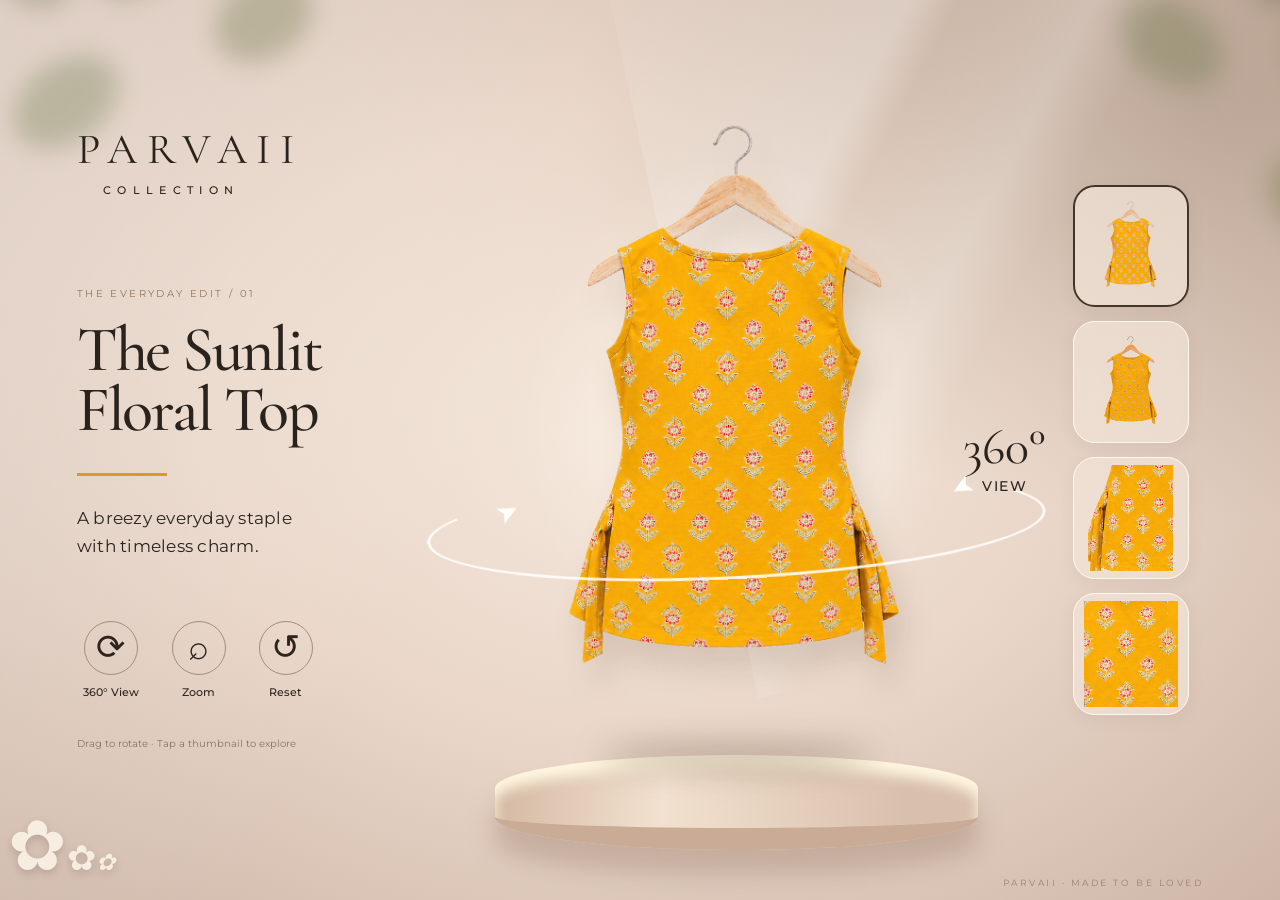
<file: parvaii_luxury_360/index.html>
<!DOCTYPE html>
<html lang="en"><head><meta charset="UTF-8"><meta name="viewport" content="width=device-width,initial-scale=1"><title>PARVAII | The Sunlit Floral Top</title><link rel="preconnect" href="https://fonts.googleapis.com"><link rel="preconnect" href="https://fonts.gstatic.com" crossorigin><link href="https://fonts.googleapis.com/css2?family=Cormorant+Garamond:wght@400;500;600&family=Montserrat:wght@400;500;600&display=swap" rel="stylesheet"><link rel="stylesheet" href="style.css"></head>
<body><main class="scene">
<div class="leaf leaf-one"></div><div class="leaf leaf-two"></div><div class="sunbeam"></div>
<section class="copy"><div class="brand">PARVAII <small>COLLECTION</small></div><p class="eyebrow">THE EVERYDAY EDIT / 01</p><h1>The Sunlit<br>Floral Top</h1><div class="gold-line"></div><p class="desc">A breezy everyday staple<br>with timeless charm.</p><div class="actions"><button id="rotateBtn" aria-label="Toggle automatic rotation"><span>⟳</span>360° View</button><button id="zoomBtn" aria-label="Zoom garment"><span>⌕</span>Zoom</button><button id="resetBtn" aria-label="Reset view"><span>↺</span>Reset</button></div><p class="hint">Drag to rotate · Tap a thumbnail to explore</p></section>
<section class="stage" aria-label="Interactive product viewer"><div class="halo"></div><div class="orbit" aria-hidden="true"><span class="orbit-left">➤</span><span class="orbit-right">➤</span></div><div class="product" id="product" role="img" aria-label="Yellow floral PARVAII top, rotating front and back" tabindex="0"><div class="turner" id="turner"><img class="face front" src="assets/front.png" alt="Yellow floral top front"><img class="face back" src="assets/back.png" alt="Yellow floral top back"></div></div><div class="shadow"></div><div class="pedestal"></div><div class="view-tag">360°<small>VIEW</small></div></section>
<aside class="thumbs" aria-label="Product views"><button class="thumb active" data-view="front" aria-label="Front view"><img src="assets/front.png" alt="Front"></button><button class="thumb" data-view="back" aria-label="Back view"><img src="assets/back.png" alt="Back"></button><button class="thumb" data-view="detail" data-image="assets/detail-side.png" aria-label="Side detail"><img src="assets/detail-side.png" alt="Side tie detail"></button><button class="thumb" data-view="detail" data-image="assets/detail-fabric.png" aria-label="Fabric detail"><img src="assets/detail-fabric.png" alt="Floral fabric detail"></button></aside>
<div class="flowers" aria-hidden="true">✿<span>✿</span><i>✿</i></div><div class="footer-label">PARVAII · MADE TO BE LOVED</div>
</main><div class="detail-overlay" id="detailOverlay" hidden><button id="closeDetail" aria-label="Close detail">×</button><img id="detailImage" alt="Garment detail"></div><script src="script.js"></script></body></html>
</file>
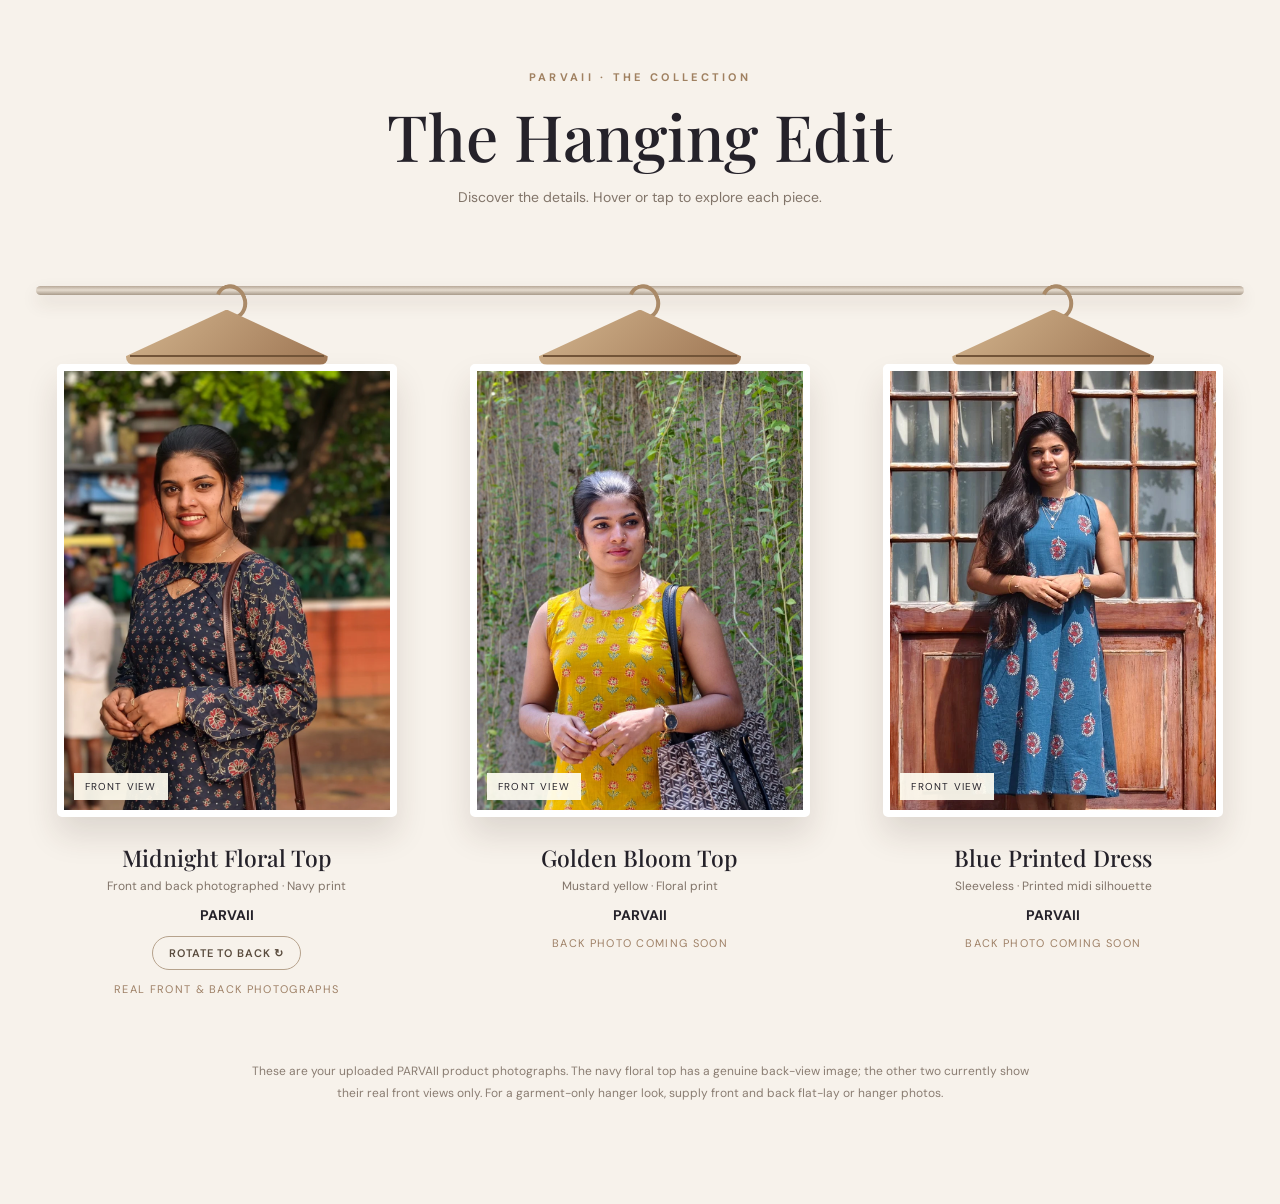
<file: assets/productsPngs/parvaii_real_hanger (1)/parvaii_real_hanger/index.html>
<!doctype html><html lang="en"><head><meta charset="utf-8"><meta name="viewport" content="width=device-width,initial-scale=1"><title>PARVAII — The Hanging Edit</title><link rel="preconnect" href="https://fonts.googleapis.com"><link rel="preconnect" href="https://fonts.gstatic.com" crossorigin><link href="https://fonts.googleapis.com/css2?family=DM+Sans:wght@400;500;600;700&family=Playfair+Display:wght@400;500;600&display=swap" rel="stylesheet"><style>
:root{--cream:#f7f2eb;--ink:#25222a;--muted:#817469;--gold:#aa8a68}*{box-sizing:border-box}body{margin:0;background:var(--cream);color:var(--ink);font-family:'DM Sans',Arial,sans-serif}.section{max-width:1500px;margin:auto;padding:70px 36px 100px}.eyebrow{text-align:center;letter-spacing:.3em;font-size:11px;color:#a08161;font-weight:700}.heading{text-align:center;font:500 clamp(36px,5vw,68px)/1.15 'Playfair Display',Georgia,serif;margin:15px 0}.subtitle{text-align:center;color:var(--muted);font-size:14px;margin-bottom:58px}.rail{position:relative;display:grid;grid-template-columns:repeat(3,minmax(0,1fr));gap:32px;padding-top:34px}.rail:before{content:'';position:absolute;top:22px;left:0;right:0;height:9px;background:linear-gradient(#b8a999,#e5dbce 45%,#a99b8b);border-radius:9px;box-shadow:0 8px 18px #3e2a1a1f}.item{text-align:center;min-width:0}.hanger{height:70px;position:relative;margin:auto;width:230px;z-index:2}.hanger:before{content:'';position:absolute;width:24px;height:28px;left:calc(50% - 12px);top:-14px;border:4px solid #aa8a68;border-left-color:transparent;border-radius:50%;transform:rotate(-20deg)}.hanger:after{content:'';position:absolute;left:14px;right:14px;bottom:3px;height:55px;background:linear-gradient(135deg,#d3b58e,#9e7654);clip-path:polygon(50% 0,100% 85%,100% 100%,0 100%,0 85%);border-radius:8px}.hanger-line{position:absolute;bottom:11px;left:18px;right:18px;height:2px;background:#725438;z-index:3}.swing{transform-origin:center -44px;transition:transform .85s cubic-bezier(.2,.8,.2,1);perspective:1100px}.item:hover .swing,.item:focus-within .swing{transform:rotate(2deg)}.flip{position:relative;aspect-ratio: .75;max-width:340px;margin:-4px auto 0;transform-style:preserve-3d;transition:transform 1s cubic-bezier(.2,.75,.2,1);cursor:pointer;outline-offset:5px}.item[data-flippable="true"]:hover .flip,.item[data-flippable="true"]:focus-within .flip,.item.flipped .flip{transform:rotateY(180deg)}.face{position:absolute;inset:0;backface-visibility:hidden;-webkit-backface-visibility:hidden;border-radius:5px;overflow:hidden;background:#e6ded5;box-shadow:0 18px 32px #3b271b22;border:7px solid #fff}.face.back{transform:rotateY(180deg)}.face img{width:100%;height:100%;object-fit:cover;object-position:center 30%;display:block}.face.back img{object-position:center 35%}.tag{position:absolute;bottom:10px;left:10px;background:#fffdf1ed;padding:7px 11px;font-size:10px;letter-spacing:.12em;text-transform:uppercase}.name{font:500 23px 'Playfair Display',Georgia,serif;margin:25px 0 5px}.detail{font-size:12px;color:var(--muted);margin:0 0 12px}.price{font-size:14px;font-weight:700}.hint{font-size:11px;letter-spacing:.12em;color:#9e8066;margin-top:12px;text-transform:uppercase}.flip-btn{border:1px solid #b6a28c;border-radius:30px;background:transparent;padding:9px 16px;color:#594b3d;cursor:pointer;font:600 11px 'DM Sans',sans-serif;letter-spacing:.08em;margin-top:12px}.flip-btn:hover{background:#e7dbcc}.note{max-width:780px;margin:65px auto 0;text-align:center;color:#8a7d72;font-size:12px;line-height:1.8}@media(max-width:850px){.rail{grid-template-columns:repeat(2,minmax(0,1fr));gap:42px 18px}.section{padding:55px 18px}.hanger{width:160px}.hanger:after{left:0;right:0}.flip{max-width:300px}}@media(max-width:520px){.rail{grid-template-columns:1fr;gap:55px}.flip{max-width:310px}.subtitle{margin-bottom:35px}}@media(prefers-reduced-motion:reduce){.flip,.swing{transition:none}}
</style></head><body><section class="section"><div class="eyebrow">PARVAII · THE COLLECTION</div><h1 class="heading">The Hanging Edit</h1><p class="subtitle">Discover the details. Hover or tap to explore each piece.</p><div class="rail">
<article class="item" data-flippable="true"><div class="swing"><div class="hanger"><span class="hanger-line"></span></div><div class="flip" tabindex="0" role="button" aria-label="Rotate navy floral top to see back"><div class="face"><img src="assets/170441.webp" alt="Navy floral top front on model"><span class="tag">Front view</span></div><div class="face back"><img src="assets/170730.webp" alt="Actual back of navy floral top"><span class="tag">Back view</span></div></div></div><h2 class="name">Midnight Floral Top</h2><p class="detail">Front and back photographed · Navy print</p><div class="price">PARVAII</div><button class="flip-btn" type="button">ROTATE TO BACK ↻</button><div class="hint">Real front & back photographs</div></article>
<article class="item" data-flippable="false"><div class="swing"><div class="hanger"><span class="hanger-line"></span></div><div class="flip"><div class="face"><img src="assets/110158.webp" alt="Mustard yellow floral sleeveless top on model"><span class="tag">Front view</span></div></div></div><h2 class="name">Golden Bloom Top</h2><p class="detail">Mustard yellow · Floral print</p><div class="price">PARVAII</div><div class="hint">Back photo coming soon</div></article>
<article class="item" data-flippable="false"><div class="swing"><div class="hanger"><span class="hanger-line"></span></div><div class="flip"><div class="face"><img src="assets/134427.webp" alt="Blue printed sleeveless dress on model"><span class="tag">Front view</span></div></div></div><h2 class="name">Blue Printed Dress</h2><p class="detail">Sleeveless · Printed midi silhouette</p><div class="price">PARVAII</div><div class="hint">Back photo coming soon</div></article>
</div><p class="note">These are your uploaded PARVAII product photographs. The navy floral top has a genuine back-view image; the other two currently show their real front views only. For a garment-only hanger look, supply front and back flat-lay or hanger photos.</p></section><script>const item=document.querySelector('[data-flippable="true"]');const flip=item.querySelector('.flip');const btn=item.querySelector('.flip-btn');function toggle(){item.classList.toggle('flipped');btn.textContent=item.classList.contains('flipped')?'ROTATE TO FRONT ↺':'ROTATE TO BACK ↻'}btn.addEventListener('click',toggle);flip.addEventListener('click',toggle);flip.addEventListener('keydown',e=>{if(e.key==='Enter'||e.key===' '){e.preventDefault();toggle()}});</script></body></html>
</file>
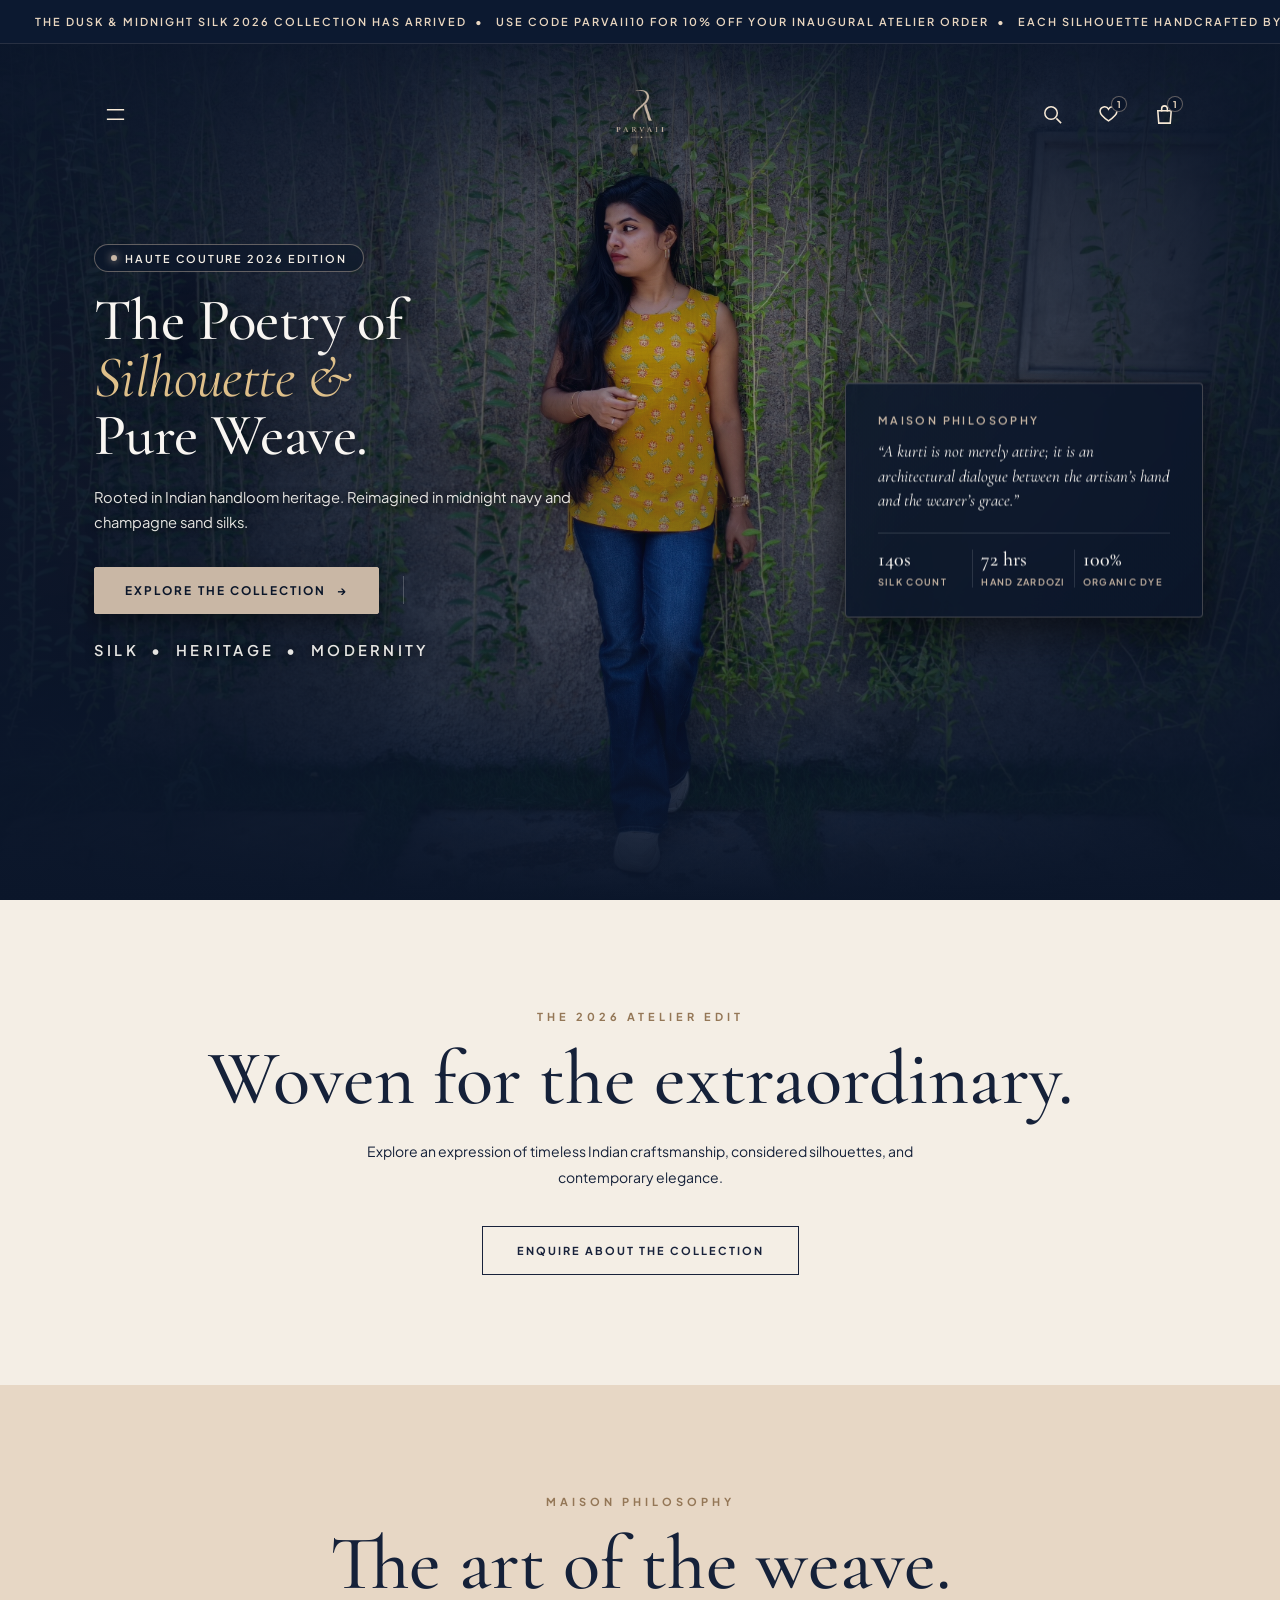
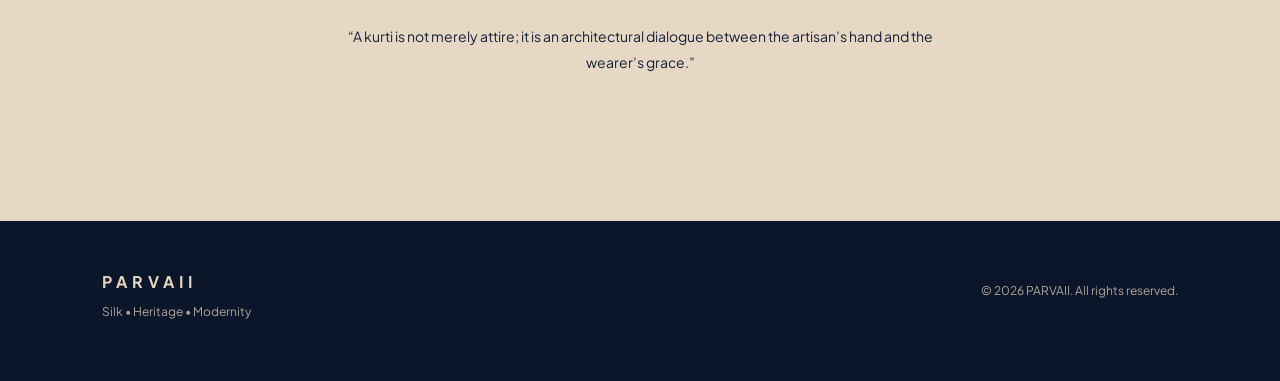
<file: banner-reference.html>
<!doctype html>
<html lang="en">
<head>
<meta charset="UTF-8"><meta name="viewport" content="width=device-width,initial-scale=1">
<title>PARVAII — The Poetry of Silhouette</title>
<link rel="preconnect" href="https://fonts.googleapis.com"><link rel="preconnect" href="https://fonts.gstatic.com" crossorigin>
<link href="https://fonts.googleapis.com/css2?family=Cormorant+Garamond:ital,wght@0,400;0,500;1,400;1,500&family=Montserrat:wght@400;500;600;700&family=Plus+Jakarta+Sans:wght@400;500;600;700&display=swap" rel="stylesheet">
<style>
:root{--navy:#0b162a;--sand:#c9b7a5;--sand-light:#e7d4bd;--white:#f9f6f2}
*{box-sizing:border-box}
html{scroll-behavior:smooth}
body{margin:0;background:var(--navy);color:var(--white);font-family:'Plus Jakarta Sans',Montserrat,sans-serif}
button,a{font:inherit}
button{cursor:pointer}
.announcement{height:44px;background:#0c1930;display:flex;align-items:center;overflow:hidden;white-space:nowrap;color:#ead7c1;font-size:11px;font-weight:600;letter-spacing:2px;border-bottom:1px solid rgba(201,183,165,0.15)}
.marquee{display:flex;gap:45px;min-width:max-content;animation:marquee 36s linear infinite}
.marquee span{padding-left:35px}
@keyframes marquee{to{transform:translateX(-50%)}}

.hero{position:relative;min-height:calc(100svh - 44px);overflow:hidden;background:#0b162a;display:block}
.hero-photo{position:absolute;inset:0;background-image:url('assets/IMG_20261004_111446.jpg');background-position:center 25%;background-size:cover;background-repeat:no-repeat;filter:brightness(.94) contrast(1.04)}
.hero::after{content:"";position:absolute;inset:0;pointer-events:none;z-index:2;background:linear-gradient(90deg,rgba(11,22,42,.90) 0%,rgba(11,22,42,.72) 30%,rgba(11,22,42,.22) 50%,rgba(11,22,42,.26) 55%,rgba(11,22,42,.65) 75%,rgba(11,22,42,.88) 100%),linear-gradient(180deg,rgba(11,22,42,.82) 0%,rgba(11,22,42,.22) 18%,transparent 36%,rgba(11,22,42,.40) 75%,#0b162a 100%),radial-gradient(ellipse at 50% 45%,transparent 32%,rgba(11,22,42,.45) 82%)}

.nav{position:relative;z-index:10;height:140px;display:flex;align-items:center;justify-content:space-between;padding:0 7.34%}
.icon-btn{border:0;background:transparent;color:#f7e9d6;padding:10px;display:inline-flex;align-items:center;justify-content:center;border-radius:50%;cursor:pointer;position:relative}
.icon-btn svg{width:23px;height:23px;stroke:currentColor;fill:none;stroke-width:1.6}
.nav-actions{display:flex;gap:13px;align-items:center}
.badge-count{position:absolute;top:3px;right:3px;background:#0b162a;color:#e8d4bd;font-size:0.58rem;font-weight:700;width:16px;height:16px;border-radius:50%;display:flex;align-items:center;justify-content:center;border:1px solid rgba(201,183,165,0.45)}

.brand{position:absolute;left:50%;transform:translateX(-50%);top:50%;margin-top:-24px;text-align:center;text-decoration:none;display:flex;flex-direction:column;align-items:center;opacity:1;pointer-events:auto;transition:opacity 0.3s ease}
.brand img{height:48px;width:auto;object-fit:contain}

.hero-content{position:relative;z-index:4;max-width:650px;margin:60px 0 0 7.34%;opacity:1;pointer-events:auto}
.hero-badge-wrap{display:inline-flex;align-items:center;gap:.5rem;padding:.38rem 1rem;border-radius:999px;background:rgba(11,22,42,.65);border:1px solid rgba(201,183,165,.45);backdrop-filter:blur(10px);margin-bottom:1.25rem}
.hero-badge-dot{width:6px;height:6px;border-radius:50%;background:#c9b7a5;box-shadow:0 0 8px #c9b7a5}
.hero-badge-text{font-size:.68rem;letter-spacing:.18em;text-transform:uppercase;color:#f4eee5;font-weight:600}
.hero-content h1{font:500 clamp(48px,4.6vw,84px)/.98 Cormorant Garamond,serif;margin:0 0 1.25rem;letter-spacing:-.01em;text-shadow:0 2px 24px rgba(0,0,0,.7)}
.hero-content h1 em{font-style:italic;font-weight:400;color:#dfc08a}
.hero-content p{max-width:490px;line-height:1.7;font-size:clamp(.92rem,1.1vw,1.05rem);margin:0 0 2rem;color:rgba(249,246,242,.92);text-shadow:0 1px 10px rgba(0,0,0,.75)}
.hero-action-row{display:flex;align-items:center;gap:1.5rem;flex-wrap:wrap}
.hero-main-btn{display:inline-flex;align-items:center;justify-content:center;gap:.65rem;padding:.95rem 1.85rem;background:#c9b7a5;color:#0b162a;font-size:.74rem;font-weight:700;letter-spacing:.18em;text-transform:uppercase;border-radius:2px;text-decoration:none;box-shadow:0 8px 24px rgba(0,0,0,.45);transition:all .3s ease;border:1px solid #c9b7a5}
.hero-main-btn:hover{background:#dfc08a;border-color:#dfc08a;transform:translateY(-2px);box-shadow:0 12px 30px rgba(223,192,138,.3)}
.hero-action-divider{width:1px;height:28px;background:rgba(255,255,255,.22)}
.hero-tagline-strip{font-size:.68rem;font-weight:600;letter-spacing:.22em;text-transform:uppercase;color:rgba(231,212,189,.9);margin:0;text-shadow:0 1px 6px rgba(0,0,0,.55)}

.hero-philosophy-card{position:absolute;z-index:5;right:6%;top:50%;transform:translateY(-38%);width:clamp(340px,28vw,460px);padding:1.85rem 2rem;background:linear-gradient(135deg,rgba(14,25,45,.88),rgba(11,22,42,.94));border:1px solid rgba(201,183,165,.28);border-radius:4px;backdrop-filter:blur(14px);-webkit-backdrop-filter:blur(14px);box-shadow:0 16px 40px rgba(0,0,0,.55),inset 0 1px 0 rgba(255,255,255,.08);cursor:pointer;transition:transform .3s ease,border-color .3s ease,box-shadow .3s ease}
.hero-philosophy-card:hover{transform:translateY(calc(-38% - 3px));border-color:rgba(201,183,165,.55);box-shadow:0 20px 48px rgba(0,0,0,.65)}
.philosophy-card-eyebrow{display:block;font-size:.68rem;font-weight:600;letter-spacing:.22em;text-transform:uppercase;color:#c9b7a5;margin-bottom:.85rem}
.philosophy-card-quote{margin:0;font-family:Cormorant Garamond,serif;font-style:italic;font-weight:400;font-size:clamp(1.05rem,1.22vw,1.22rem);line-height:1.45;color:#f9f6f2}
.philosophy-card-divider{height:1px;background:rgba(255,255,255,.14);margin:1.25rem 0 1rem}
.philosophy-card-stats{display:grid;grid-template-columns:1fr 1fr 1fr;align-items:center}
.philosophy-stat{display:flex;flex-direction:column;padding:0 .5rem;border-right:1px solid rgba(255,255,255,.12)}
.philosophy-stat:first-child{padding-left:0}
.philosophy-stat:last-child{border-right:none;padding-right:0}
.philosophy-stat .stat-number{font-family:Cormorant Garamond,serif;font-size:clamp(1.25rem,1.5vw,1.55rem);font-weight:500;line-height:1;color:#f9f6f2;margin-bottom:.35rem}
.philosophy-stat .stat-label{font-size:.58rem;font-weight:600;letter-spacing:.14em;text-transform:uppercase;color:#c9b7a5;white-space:nowrap}

.drawer-backdrop{position:fixed;inset:0;z-index:120;background:rgba(0,0,0,.55);opacity:0;visibility:hidden;transition:.3s}
.drawer-backdrop.open{opacity:1;visibility:visible}
.drawer{position:fixed;z-index:130;left:0;top:0;bottom:0;width:min(390px,88vw);background:#101c31;padding:36px;transform:translateX(-105%);transition:transform .35s}
.drawer.open{transform:translateX(0)}
.drawer-head{display:flex;justify-content:space-between;align-items:center;margin-bottom:65px}
.drawer h2{font:40px Cormorant Garamond,serif;letter-spacing:4px}
.drawer a{display:block;color:#f3e5d3;text-decoration:none;padding:17px 0;border-bottom:1px solid #ffffff22;font:29px Cormorant Garamond,serif}

.section{padding:110px 7.9%;background:#f4eee5;color:#152139;text-align:center}
.eyebrow{font-size:11px;letter-spacing:4px;text-transform:uppercase;font-weight:700;color:#947757}
.section h2{font:500 clamp(45px,6vw,85px)/1 Cormorant Garamond,serif;margin:18px 0}
.section p{max-width:620px;margin:20px auto 35px;line-height:1.9;font-size:14px}
.outline{display:inline-block;text-decoration:none;border:1px solid #18223b;color:#18223b;padding:17px 34px;text-transform:uppercase;font-size:11px;font-weight:700;letter-spacing:2px}

.footer{background:#0b162a;color:#e5d4c0;padding:50px 8%;display:flex;justify-content:space-between;gap:20px;flex-wrap:wrap}
.footer strong{letter-spacing:5px}
.footer p{font-size:12px;opacity:.75}

.modal{position:fixed;inset:0;z-index:140;background:#071123e8;display:none;place-items:center;padding:20px}
.modal.open{display:grid}
.modal-panel{width:min(550px,100%);background:#f4eee5;color:#152139;padding:35px}
.modal-top{display:flex;justify-content:space-between;align-items:center}
.modal h2{font:42px Cormorant Garamond,serif}
.modal input{width:100%;padding:16px;border:1px solid #cbbca9;background:transparent;font:inherit}
.modal button{border:0;background:transparent;font-size:26px}

.toast{position:fixed;z-index:150;right:24px;bottom:24px;padding:17px 24px;background:#e7d4bd;color:#102039;box-shadow:0 8px 30px #0003;opacity:0;transform:translateY(20px);transition:.3s}
.toast.show{opacity:1;transform:translateY(0)}

/* ==========================================================================
   MOBILE RESPONSIVE RULES (Matching exact user mock)
   ========================================================================== */
@media(max-width:800px){
  .announcement{height:38px;font-size:10px;letter-spacing:1.2px}
  .hero{min-height:calc(100svh - 38px);display:flex;flex-direction:column;justify-content:space-between;position:relative;overflow:hidden;background:#0b162a}
  .hero-photo{position:absolute;inset:0;background-image:url('assets/IMG_20261004_111446.jpg');background-size:cover;background-position:50% 20%;filter:brightness(0.94) contrast(1.04)}
  .hero::after{content:"";position:absolute;inset:0;pointer-events:none;z-index:2;background:linear-gradient(180deg,rgba(11,22,42,0.70) 0%,rgba(11,22,42,0.35) 20%,rgba(11,22,42,0.65) 55%,rgba(11,22,42,0.92) 85%,#0b162a 100%),radial-gradient(ellipse at 50% 50%,rgba(11,22,42,0.45) 0%,transparent 80%)}
  .hero-philosophy-card{display:none!important}
  .hero-action-divider{display:none!important}
  .hero-action-row{display:flex;flex-direction:column;gap:0.85rem;width:100%;align-items:center}

  .nav{position:relative;z-index:10;padding:0 1.25rem;height:80px;display:flex;align-items:center;justify-content:space-between;width:100%}
  .brand{position:absolute;left:50%;transform:translateX(-50%);top:50%;margin-top:-20px;opacity:1!important;pointer-events:auto!important;display:flex;align-items:center;justify-content:center}
  .brand img{height:40px;width:auto;max-height:40px;object-fit:contain;filter:drop-shadow(0 2px 8px rgba(0,0,0,0.5))}

  .icon-btn{width:38px;height:38px;border-radius:50%;background:rgba(11,22,42,0.45);backdrop-filter:blur(8px);border:1px solid rgba(201,183,165,0.25);color:#f6efe6;display:inline-flex;align-items:center;justify-content:center;padding:0}
  .icon-btn svg{width:20px;height:20px;stroke:currentColor;stroke-width:1.7}
  #wishlistButton{display:none}
  .nav-actions{display:flex;align-items:center;gap:8px}
  .badge-count{top:-2px;right:-2px;width:16px;height:16px;font-size:0.58rem;background:#0b162a;border:1px solid rgba(201,183,165,0.5)}

  .hero-content{position:relative;z-index:5;opacity:1!important;pointer-events:auto!important;display:flex!important;flex-direction:column;align-items:center;text-align:center;max-width:380px;width:calc(100% - 2rem);margin:auto auto;padding:1.25rem 1rem;box-sizing:border-box;background:radial-gradient(ellipse at center,rgba(11,22,42,0.5) 0%,rgba(11,22,42,0.2) 65%,transparent 100%);border-radius:12px}
  .hero-badge-wrap{display:inline-flex;align-items:center;gap:0.45rem;padding:0.35rem 0.95rem;border-radius:999px;background:rgba(11,22,42,0.55);border:1px solid rgba(201,183,165,0.45);backdrop-filter:blur(10px);margin:0 auto 0.9rem;align-self:center}
  .hero-badge-dot{width:5px;height:5px;border-radius:50%;background:#c9b7a5;box-shadow:0 0 6px #c9b7a5}
  .hero-badge-text{font-size:0.65rem;letter-spacing:0.18em;text-transform:uppercase;color:#f4eee5;font-weight:600}

  .hero-content h1{font-family:Cormorant Garamond,serif;font-size:clamp(2.35rem,8.8vw,3.25rem);line-height:1.06;color:#fff;font-weight:500;margin:0 auto 0.75rem;letter-spacing:-0.01em;text-align:center;text-shadow:0 2px 14px rgba(0,0,0,0.7)}
  .hero-content h1 em{font-style:italic;font-weight:400;color:#dfc08a}
  .hero-content p.hero-desc{font-size:0.88rem;line-height:1.5;color:rgba(246,239,230,0.95);margin:0 auto 0.85rem;max-width:320px;text-align:center;text-shadow:0 1px 8px rgba(0,0,0,0.65)}
  .hero-tagline-strip{font-size:0.68rem;font-weight:600;letter-spacing:0.22em;text-transform:uppercase;color:rgba(231,211,188,0.95);margin:0 auto 1.25rem;text-align:center;text-shadow:0 1px 6px rgba(0,0,0,0.55)}

  .hero-mobile-cta{display:flex!important;justify-content:center;width:100%;margin:0 auto}
  .hero-main-btn{display:inline-flex;align-items:center;justify-content:center;gap:0.65rem;width:min(100%,310px);height:50px;background:#c9b7a5;color:#0b162a;font-size:0.76rem;font-weight:700;letter-spacing:0.18em;text-transform:uppercase;border-radius:2px;text-decoration:none;border:none;box-shadow:0 4px 20px rgba(0,0,0,0.4);transition:background 0.2s ease,transform 0.2s ease;margin:0 auto}
  .hero-main-btn:active{transform:scale(0.98);background:#dfc08a}

  .hero-links{display:none!important}
  .philosophy-hotspot{display:none!important}
  .section{padding:80px 6%}
}
@media(max-width:480px){
  .nav{height:74px;padding:0 1rem}
  .hero-content{padding:1rem 0.75rem;margin:auto auto;width:calc(100% - 1.5rem);max-width:340px}
  .hero-content h1{font-size:clamp(2.15rem,8.4vw,2.75rem);line-height:1.05;text-align:center}
  .hero-content p.hero-desc{font-size:0.84rem;max-width:290px;text-align:center}
  .hero-tagline-strip{font-size:0.62rem;letter-spacing:0.2em;text-align:center}
  .hero-main-btn{height:48px;font-size:0.72rem;letter-spacing:0.16em;width:min(100%,290px);margin:0 auto}
}
@media(prefers-reduced-motion:reduce){*,*::before,*::after{animation:none!important;scroll-behavior:auto!important}}
</style>
</head>
<body>
<div class="announcement"><div class="marquee" aria-label="Collection announcements"><span>THE DUSK & MIDNIGHT SILK 2026 COLLECTION HAS ARRIVED&nbsp; • &nbsp; USE CODE PARVAII10 FOR 10% OFF YOUR INAUGURAL ATELIER ORDER&nbsp; • &nbsp; EACH SILHOUETTE HANDCRAFTED BY MASTER WEAVERS IN LIMITED QUANTITIES&nbsp; •</span><span aria-hidden="true">THE DUSK & MIDNIGHT SILK 2026 COLLECTION HAS ARRIVED&nbsp; • &nbsp; USE CODE PARVAII10 FOR 10% OFF YOUR INAUGURAL ATELIER ORDER&nbsp; • &nbsp; EACH SILHOUETTE HANDCRAFTED BY MASTER WEAVERS IN LIMITED QUANTITIES&nbsp; •</span></div></div>

<main>
<section class="hero" id="home" aria-label="PARVAII luxury collection">
  <div class="hero-photo"></div>

  <header class="nav">
    <button class="icon-btn" id="menuButton" aria-label="Open navigation">
      <svg viewBox="0 0 24 24"><path d="M3 7h18M3 17h18"/></svg>
    </button>
    <a class="brand" href="#home">
      <img src="assets/Logo_png.png" alt="Parvaii">
    </a>
    <div class="nav-actions">
      <button class="icon-btn" id="searchButton" aria-label="Search">
        <svg viewBox="0 0 24 24"><circle cx="10.5" cy="10.5" r="6.5"/><path d="m16 16 5 5"/></svg>
      </button>
      <button class="icon-btn" id="wishlistButton" aria-label="Wishlist">
        <svg viewBox="0 0 24 24"><path d="M20.8 8.6c0 4.1-8.8 10.1-8.8 10.1S3.2 12.7 3.2 8.6a4.7 4.7 0 0 1 8.8-2.2 4.7 4.7 0 0 1 8.8 2.2Z"/></svg>
        <span class="badge-count">1</span>
      </button>
      <button class="icon-btn" id="cartButton" aria-label="Shopping bag">
        <svg viewBox="0 0 24 24"><path d="M5 8h14l-1 13H6L5 8ZM9 9V6a3 3 0 0 1 6 0v3"/></svg>
        <span class="badge-count">1</span>
      </button>
    </div>
  </header>

  <div class="hero-content">
    <div class="hero-badge-wrap">
      <span class="hero-badge-dot"></span>
      <span class="hero-badge-text">Haute Couture 2026 Edition</span>
    </div>
    <h1>The Poetry of<br><em>Silhouette &amp;</em><br>Pure Weave.</h1>
    <p class="hero-desc">Rooted in Indian handloom heritage. Reimagined in midnight navy and champagne sand silks.</p>
    <div class="hero-action-row">
      <a href="#collection" class="hero-main-btn" aria-label="Explore the collection">
        <span>EXPLORE THE COLLECTION</span>
        <span>→</span>
      </a>
      <span class="hero-action-divider" aria-hidden="true"></span>
      <p class="hero-tagline-strip">SILK &nbsp;•&nbsp; HERITAGE &nbsp;•&nbsp; MODERNITY</p>
    </div>
  </div>

  <aside class="hero-philosophy-card philosophy-hotspot" id="heroPhilosophyCard" role="button" tabindex="0" title="Discover our philosophy" aria-label="Discover our philosophy">
    <span class="philosophy-card-eyebrow">MAISON PHILOSOPHY</span>
    <blockquote class="philosophy-card-quote">
      &ldquo;A kurti is not merely attire; it is an architectural dialogue between the artisan&rsquo;s hand and the wearer&rsquo;s grace.&rdquo;
    </blockquote>
    <div class="philosophy-card-divider" aria-hidden="true"></div>
    <div class="philosophy-card-stats">
      <div class="philosophy-stat">
        <span class="stat-number">140s</span>
        <span class="stat-label">SILK COUNT</span>
      </div>
      <div class="philosophy-stat">
        <span class="stat-number">72 hrs</span>
        <span class="stat-label">HAND ZARDOZI</span>
      </div>
      <div class="philosophy-stat">
        <span class="stat-number">100%</span>
        <span class="stat-label">ORGANIC DYE</span>
      </div>
    </div>
  </aside>
</section>

<section class="section" id="collection">
  <div class="eyebrow">The 2026 atelier edit</div>
  <h2>Woven for the extraordinary.</h2>
  <p>Explore an expression of timeless Indian craftsmanship, considered silhouettes, and contemporary elegance.</p>
  <a class="outline" href="mailto:hello@parvaii.example?subject=PARVAII%20Collection%20Enquiry" id="enquire">Enquire about the collection</a>
</section>

<section class="section" id="story" style="background:#e7d7c5">
  <div class="eyebrow">Maison philosophy</div>
  <h2>The art of the weave.</h2>
  <p>“A kurti is not merely attire; it is an architectural dialogue between the artisan’s hand and the wearer’s grace.”</p>
</section>
</main>

<footer class="footer">
  <div><strong>PARVAII</strong><p>Silk • Heritage • Modernity</p></div>
  <p>© <span id="year"></span> PARVAII. All rights reserved.</p>
</footer>

<div class="drawer-backdrop" id="backdrop"></div>
<aside class="drawer" id="drawer" aria-hidden="true">
  <div class="drawer-head">
    <h2>PARVAII</h2>
    <button class="icon-btn" id="closeMenu" aria-label="Close menu">✕</button>
  </div>
  <a href="#home">Home</a>
  <a href="#collection">The Collection</a>
  <a href="#story">Our Story</a>
  <a href="#collection">Contact</a>
</aside>

<div class="modal" id="searchModal" role="dialog" aria-modal="true" aria-label="Search collection">
  <div class="modal-panel">
    <div class="modal-top">
      <h2>Discover PARVAII</h2>
      <button id="closeSearch" aria-label="Close search">×</button>
    </div>
    <input id="searchInput" placeholder="Search our collection..." aria-label="Search our collection">
    <p id="searchHelp">The full product catalogue is coming soon.</p>
  </div>
</div>
<div class="toast" id="toast" role="status"></div>

<script>
const $=s=>document.querySelector(s);
const drawer=$('#drawer'),backdrop=$('#backdrop');
function toggleMenu(open){
  drawer.classList.toggle('open',open);
  backdrop.classList.toggle('open',open);
  drawer.setAttribute('aria-hidden',String(!open));
  document.body.style.overflow=open?'hidden':'';
}
$('#menuButton').onclick=()=>toggleMenu(true);
$('#closeMenu').onclick=()=>toggleMenu(false);
backdrop.onclick=()=>toggleMenu(false);
document.querySelectorAll('.drawer a').forEach(a=>a.onclick=()=>toggleMenu(false));

const modal=$('#searchModal');
$('#searchButton').onclick=()=>{modal.classList.add('open');$('#searchInput').focus()};
$('#closeSearch').onclick=()=>modal.classList.remove('open');
modal.addEventListener('click',e=>{if(e.target===modal)modal.classList.remove('open')});
document.addEventListener('keydown',e=>{if(e.key==='Escape'){toggleMenu(false);modal.classList.remove('open')}});

let toastTimer;
function toast(msg){
  const el=$('#toast');
  el.textContent=msg;
  el.classList.add('show');
  clearTimeout(toastTimer);
  toastTimer=setTimeout(()=>el.classList.remove('show'),3000);
}
$('#wishlistButton').onclick=()=>toast('Your wishlist has 1 silhouette.');
$('#cartButton').onclick=()=>toast('Your shopping bag has 1 silhouette.');

const philosophy=$('.philosophy-hotspot');
if(philosophy){
  philosophy.onclick=()=>$('#story').scrollIntoView({behavior:'smooth'});
  philosophy.onkeydown=e=>{if(e.key==='Enter')$('#story').scrollIntoView({behavior:'smooth'})};
}
$('#year').textContent=new Date().getFullYear();
$('#enquire').onclick=e=>{e.preventDefault();toast('Add your business email or WhatsApp link to enable enquiries.')};
</script>
</body>
</html>
</file>
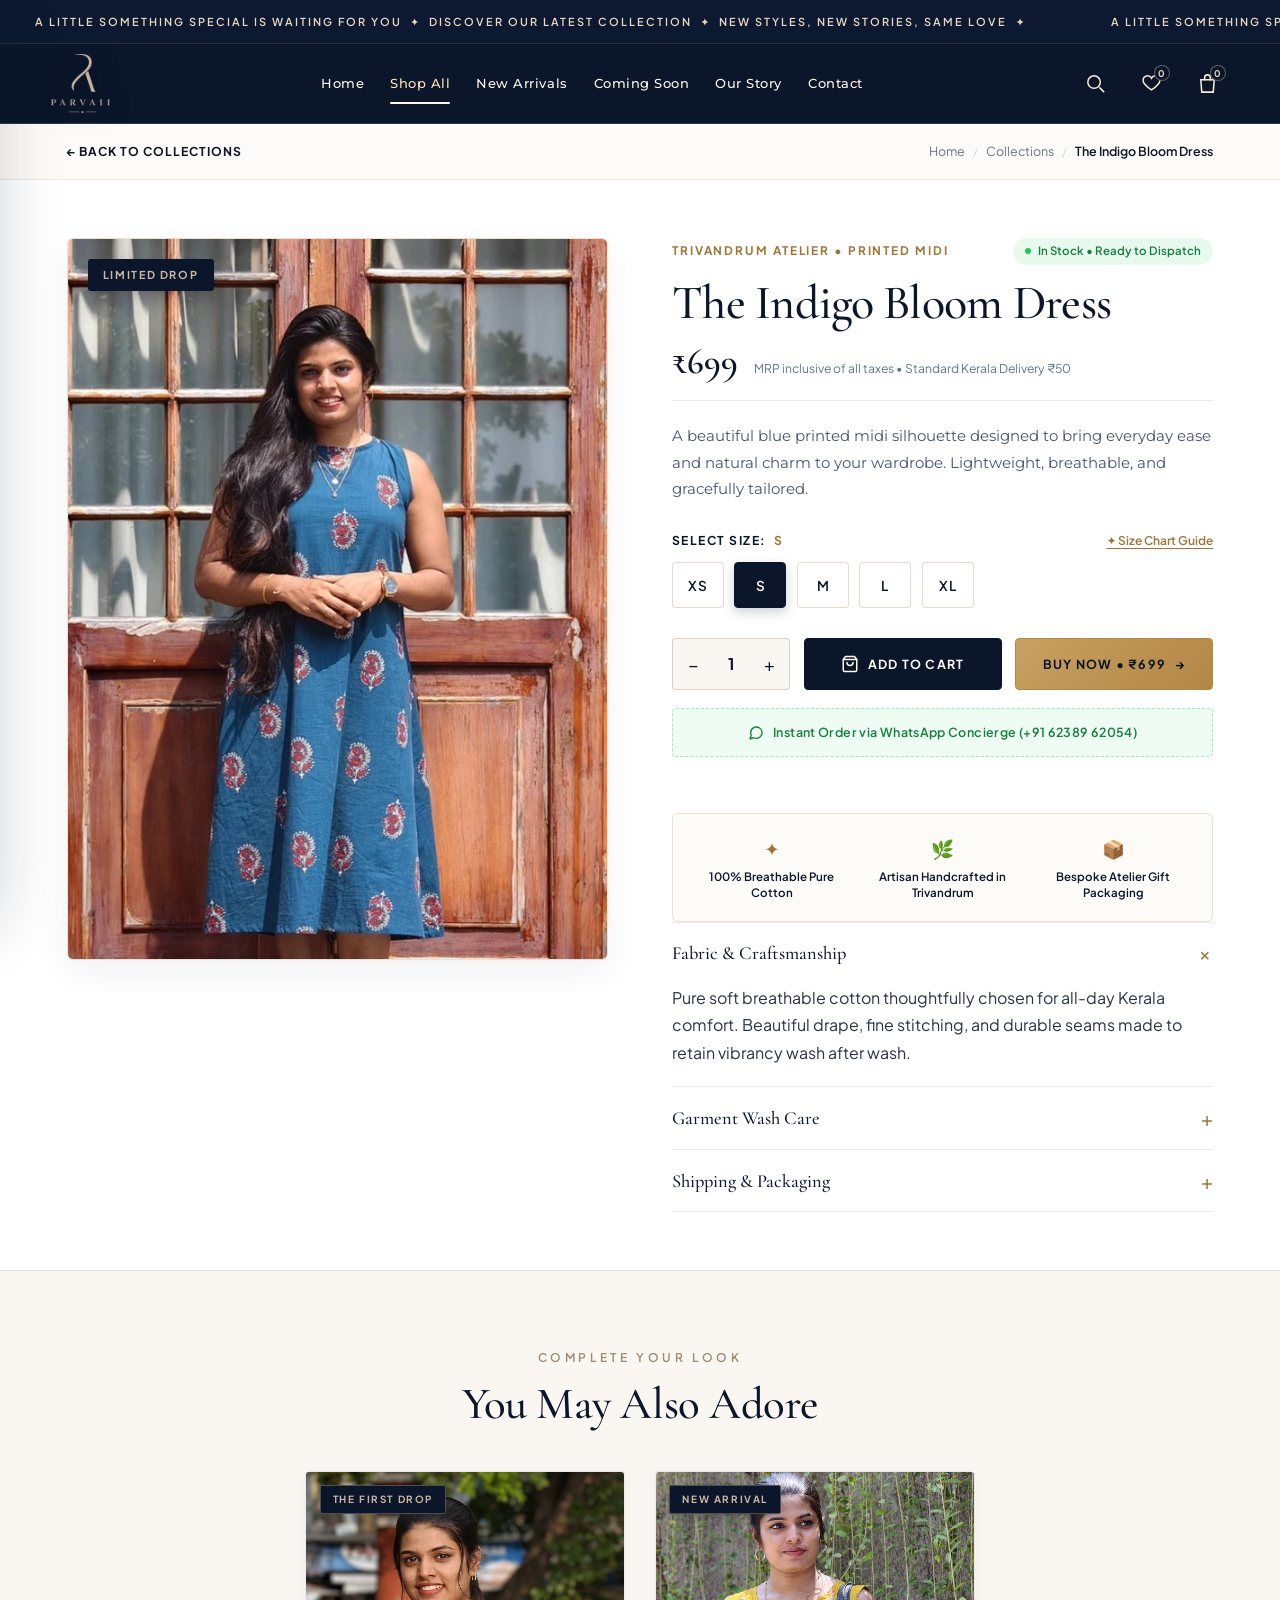
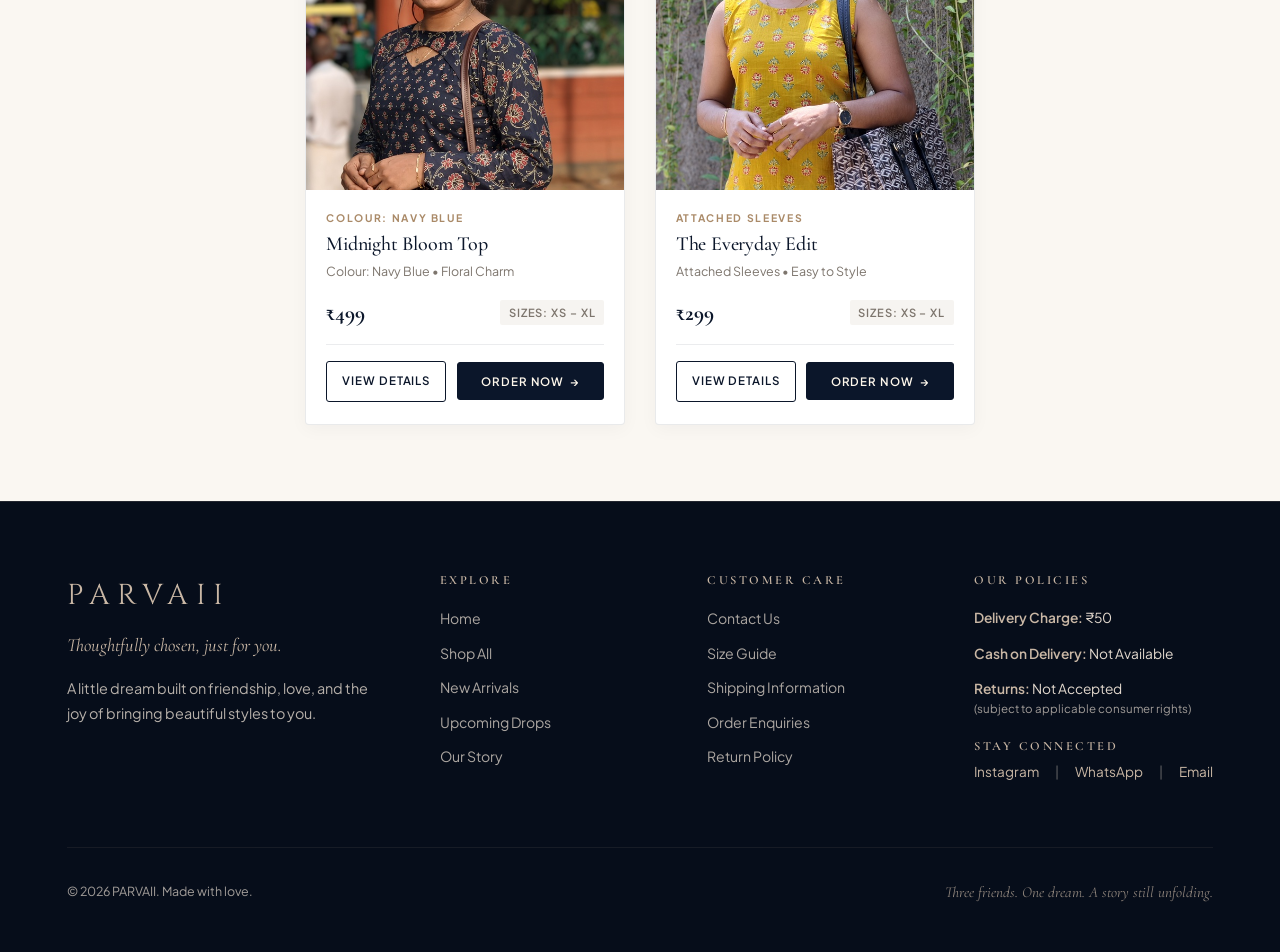
<file: product.html>
<!DOCTYPE html>
<html lang="en">

<head>
  <meta charset="UTF-8">
  <meta name="viewport" content="width=device-width, initial-scale=1.0">
  <title>Product Details — PARVAII Atelier</title>
  <meta name="description"
    content="Discover authentic, handcrafted Kerala luxury garments at PARVAII. Thoughtfully chosen styles with pure breathable cotton.">
  <meta name="keywords"
    content="Parvaii, female clothing, everyday elegance, boutique tops, Trivandrum fashion, floral tops, comfortable styles">
  <meta name="theme-color" content="#0B162A">

  <!-- Google Fonts Preconnect & Stylesheets -->
  <link rel="preconnect" href="https://fonts.googleapis.com">
  <link rel="preconnect" href="https://fonts.gstatic.com" crossorigin>
  <link
    href="https://fonts.googleapis.com/css2?family=Cinzel:wght@400;500;600;700&family=Cormorant+Garamond:ital,wght@0,300;0,400;0,500;0,600;1,400;1,500&family=Montserrat:wght@400;500;600&family=Plus+Jakarta+Sans:wght@300;400;500;600;700&display=swap"
    rel="stylesheet">

  <!-- Stylesheet -->
  <link rel="stylesheet" href="css/styles.css?v=20261107-footer-center-v19">
</head>

<body class="product-page-body">

  <!-- Accessibility Skip Link -->
  <a href="#productDetailPage" class="skip-link">Skip to product details</a>

  <!-- ========================================================================
       01. ANNOUNCEMENT BAR (MARQUEE)
       ======================================================================== -->
  <aside class="announcement" aria-label="Special Announcements">
    <div class="marquee" aria-label="Collection announcements">
      <span>A LITTLE SOMETHING SPECIAL IS WAITING FOR YOU &nbsp;✦&nbsp; DISCOVER OUR LATEST COLLECTION &nbsp;✦&nbsp; NEW STYLES, NEW STORIES, SAME LOVE &nbsp;✦&nbsp;</span>
      <span aria-hidden="true">A LITTLE SOMETHING SPECIAL IS WAITING FOR YOU &nbsp;✦&nbsp; DISCOVER OUR LATEST COLLECTION &nbsp;✦&nbsp; NEW STYLES, NEW STORIES, SAME LOVE &nbsp;✦&nbsp;</span>
    </div>
  </aside>

  <!-- Navigation Drawer (Side Panel) -->
  <div class="menu-overlay drawer-backdrop" id="menuOverlay" hidden></div>
  <aside class="menu-drawer drawer" id="menuDrawer" aria-hidden="true">
    <div class="menu-drawer-head drawer-head">
      <span class="menu-drawer-title">PARVAII</span>
      <button class="icon-btn menu-close-btn" id="menuCloseBtn" aria-label="Close menu">
        <svg xmlns="http://www.w3.org/2000/svg" viewBox="0 0 24 24" fill="none" stroke="currentColor">
          <line x1="18" y1="6" x2="6" y2="18"></line>
          <line x1="6" y1="6" x2="18" y2="18"></line>
        </svg>
      </button>
    </div>
    <nav class="menu-drawer-nav" aria-label="Primary Navigation">
      <a href="index.html#hero" class="menu-link">Home</a>
      <a href="index.html#collections" class="menu-link">Shop All</a>
      <a href="index.html#collections" class="menu-link">New Arrivals</a>
      <a href="index.html#upcoming" class="menu-link">Coming Soon</a>
      <a href="index.html#story" class="menu-link">Our Story</a>
      <a href="index.html#contact" class="menu-link">Contact</a>
    </nav>
  </aside>

  <!-- ========================================================================
       02. SITE HEADER (MAISON BRAND BAR)
       ======================================================================== -->
  <header class="site-header nav product-page-header" id="siteHeader">
    <button class="icon-btn mobile-toggle" id="menuToggleBtn" aria-label="Open navigation" aria-controls="menuDrawer" aria-expanded="false">
      <svg viewBox="0 0 24 24"><path d="M3 7h18M3 17h18"/></svg>
    </button>

    <a class="brand" href="index.html" aria-label="PARVAII Home">
      <img src="assets/Logo_png.png" alt="Parvaii">
    </a>

    <!-- Desktop Navigation Bar -->
    <nav class="nav-center-links" aria-label="Desktop Navigation">
      <a href="index.html#hero">Home</a>
      <a href="index.html#collections" class="active">Shop All</a>
      <a href="index.html#collections">New Arrivals</a>
      <a href="index.html#upcoming">Coming Soon</a>
      <a href="index.html#story">Our Story</a>
      <a href="index.html#contact">Contact</a>
    </nav>

    <div class="nav-actions header-actions">
      <button class="icon-btn search-open-btn" id="searchButton" aria-label="Search Collections">
        <svg viewBox="0 0 24 24"><circle cx="10.5" cy="10.5" r="6.5"/><path d="m16 16 5 5"/></svg>
      </button>

      <button class="icon-btn" id="headerWishlistBtn" aria-label="View Wishlist">
        <svg viewBox="0 0 24 24"><path d="M20.8 8.6c0 4.1-8.8 10.1-8.8 10.1S3.2 12.7 3.2 8.6a4.7 4.7 0 0 1 8.8-2.2 4.7 4.7 0 0 1 8.8 2.2Z"/></svg>
        <span class="badge-count" id="wishlistCount">0</span>
      </button>

      <button class="icon-btn cart-open-btn" id="cartButton" aria-label="Shopping Bag" title="Shopping Bag">
        <svg viewBox="0 0 24 24"><path d="M5 8h14l-1 13H6L5 8ZM9 9V6a3 3 0 0 1 6 0v3"/></svg>
        <span class="badge-count" id="cartBadgeCount">0</span>
      </button>
    </div>
  </header>

  <!-- ========================================================================
       03. DEDICATED PRODUCT DETAILS CONTAINER
       ======================================================================== -->
  <main id="productDetailPage">
    <!-- Hydrated dynamically by setupProductPage() in app.js -->
  </main>

  <!-- ========================================================================
       04. FOOTER
       ======================================================================== -->
  <footer class="site-footer">
    <div class="container">
      <div class="footer-top">
        <div class="footer-brand-col">
          <span class="footer-logo">PARVAII</span>
          <p class="footer-tagline" style="font-family: var(--font-display); font-size: 1.15rem; color: var(--c-sand); font-style: italic; margin-top: 0.35rem;">Thoughtfully chosen, just for you.</p>
          <p class="footer-about">
            A little dream built on friendship, love, and the joy of bringing beautiful styles to you.
          </p>
        </div>

        <div>
          <h4 class="footer-col-title">Explore</h4>
          <ul class="footer-links">
            <li><a href="index.html#hero">Home</a></li>
            <li><a href="index.html#collections">Shop All</a></li>
            <li><a href="index.html#collections">New Arrivals</a></li>
            <li><a href="index.html#upcoming">Upcoming Drops</a></li>
            <li><a href="index.html#story">Our Story</a></li>
          </ul>
        </div>

        <div>
          <h4 class="footer-col-title">Customer Care</h4>
          <ul class="footer-links">
            <li><a href="index.html#contact">Contact Us</a></li>
            <li><a href="index.html#contact">Size Guide</a></li>
            <li><a href="index.html#contact">Shipping Information</a></li>
            <li><a href="index.html#contact">Order Enquiries</a></li>
            <li><a href="index.html#contact">Return Policy</a></li>
          </ul>
        </div>

        <div>
          <h4 class="footer-col-title">Our Policies</h4>
          <ul class="footer-policies-list">
            <li><span class="policy-label">Delivery Charge:</span> ₹50</li>
            <li><span class="policy-label">Cash on Delivery:</span> Not Available</li>
            <li><span class="policy-label">Returns:</span> Not Accepted <small style="display:block; opacity: 0.7; font-size: 0.72rem;">(subject to applicable consumer rights)</small></li>
          </ul>
          <div class="footer-social-strip" style="margin-top: 1.25rem;">
            <h4 class="footer-col-title" style="margin-bottom: 0.5rem;">Stay Connected</h4>
            <div style="display: flex; gap: 1rem; font-size: 0.85rem;">
              <a href="https://instagram.com" target="_blank" rel="noopener noreferrer" style="color: var(--c-sand); text-decoration: none;">Instagram</a>
              <span style="opacity: 0.4;">|</span>
              <a href="https://wa.me/916238962054" target="_blank" rel="noopener noreferrer" style="color: var(--c-sand); text-decoration: none;">WhatsApp</a>
              <span style="opacity: 0.4;">|</span>
              <a href="mailto:parvaiiofficial@gmail.com" style="color: var(--c-sand); text-decoration: none;">Email</a>
            </div>
          </div>
        </div>
      </div>

      <div class="footer-bottom">
        <div>
          &copy; 2026 PARVAII. Made with love.
        </div>
        <div style="font-family: var(--font-display); font-style: italic; color: var(--c-sand); font-size: 0.95rem;">
          Three friends. One dream. A story still unfolding.
        </div>
      </div>
    </div>
  </footer>

  <!-- ========================================================================
       05. CART SLIDE-OVER DRAWER
       ======================================================================== -->
  <div class="cart-drawer-overlay" id="cartDrawerOverlay" aria-modal="true" role="dialog" aria-label="Shopping Bag">
    <div class="cart-drawer">
      <div class="drawer-header">
        <h3 class="drawer-title">Shopping Bag</h3>
        <button class="drawer-close-btn" id="cartCloseBtn" aria-label="Close Shopping Bag">&times;</button>
      </div>

      <!-- Free Shipping Meter -->
      <div class="shipping-meter-wrap">
        <div class="shipping-text" id="shippingNoticeText">
          ✦ <strong>Delivery Charge: ₹50</strong> &bull; Cash on Delivery: Not Available
        </div>
        <div class="shipping-bar">
          <div class="shipping-bar-fill" id="shippingProgressBar" style="width: 100%;"></div>
        </div>
      </div>

      <!-- Cart Items List -->
      <div class="cart-items-body" id="cartItemsList">
        <!-- Rendered by JS -->
      </div>

      <!-- Cart Drawer Footer -->
      <div class="drawer-footer">
        <form class="promo-form" id="promoForm">
          <input type="text" class="promo-input" id="promoInput" placeholder="Promo code (e.g. PARVAII10)"
            aria-label="Promo code">
          <button type="submit" class="promo-btn">Apply</button>
        </form>

        <div class="cart-subtotal-row">
          <span class="subtotal-label">Total Payable</span>
          <span class="subtotal-amount" id="cartSubtotalAmount">₹0</span>
        </div>

        <p style="font-size: 0.72rem; color: var(--c-muted); margin-bottom: 0.75rem;">Delivery Charge: ₹50 applied. Returns: Not Accepted (subject to applicable consumer rights).</p>

        <button class="checkout-btn" id="checkoutBtn" aria-label="Order via WhatsApp">
          <svg class="whatsapp-svg-icon" viewBox="0 0 24 24" fill="none" stroke="currentColor" stroke-width="2" stroke-linecap="round" stroke-linejoin="round">
            <path d="M21 11.5a8.38 8.38 0 0 1-.9 3.8 8.5 8.5 0 0 1-7.6 4.7 8.38 8.38 0 0 1-3.8-.9L3 21l1.9-5.7a8.38 8.38 0 0 1-.9-3.8 8.5 8.5 0 0 1 4.7-7.6 8.38 8.38 0 0 1 3.8-.9h.5a8.48 8.48 0 0 1 8 8v.5z"></path>
          </svg>
          <span id="checkoutBtnLabel">Order via WhatsApp</span>
          <span class="btn-arrow">→</span>
        </button>
      </div>
    </div>
  </div>

  <!-- ========================================================================
       06. INSTANT SEARCH MODAL
       ======================================================================== -->
  <div class="modal-overlay" id="searchModal" role="dialog" aria-modal="true" aria-label="Search Collections">
    <div class="search-modal-card">
      <button class="modal-close-btn" id="searchCloseBtn" aria-label="Close Search">&times;</button>
      <div class="search-input-wrap">
        <svg xmlns="http://www.w3.org/2000/svg" width="24" height="24" viewBox="0 0 24 24" fill="none"
          stroke="currentColor" stroke-width="2">
          <circle cx="11" cy="11" r="8"></circle>
          <line x1="21" y1="21" x2="16.65" y2="16.65"></line>
        </svg>
        <input type="text" id="searchField" class="search-field" placeholder="Search tops, colours, sizes (XS - XL)..."
          autocomplete="off">
      </div>

      <div style="margin-bottom: 1rem;">
        <span
          style="font-size: 0.72rem; letter-spacing: 0.15em; text-transform: uppercase; color: var(--c-muted); display: block; margin-bottom: 0.5rem;">Trending
          Searches:</span>
        <div class="search-tags">
          <button class="search-tag">Midnight Bloom</button>
          <button class="search-tag">The Everyday Edit</button>
          <button class="search-tag">Navy Blue</button>
          <button class="search-tag">Mustard Yellow</button>
          <button class="search-tag">Attached Sleeves</button>
        </div>
      </div>

      <div id="searchResults">
        <!-- Live search matches -->
      </div>
    </div>
  </div>

  <!-- ========================================================================
       07. SIMULATED CHECKOUT MODAL
       ======================================================================== -->
  <div class="modal-overlay" id="checkoutModal" role="dialog" aria-modal="true" aria-label="Secure Checkout">
    <div class="quickview-card" style="max-width: 680px; grid-template-columns: 1fr; padding: 2.5rem;">
      <button class="modal-close-btn" id="checkoutCloseBtn" aria-label="Close Checkout">&times;</button>
      <span class="craft-origin-badge">Encrypted 256-Bit SSL Concierge</span>
      <h2 style="font-size: 2rem; margin-bottom: 0.5rem;">Complete Your Order</h2>
      <p style="font-size: 0.85rem; color: var(--c-muted); margin-bottom: 1.5rem;">Thoughtfully packed, carefully prepared, and sent with love from our Trivandrum atelier.</p>

      <div
        style="background: var(--c-sand-subtle); padding: 1.25rem; margin-bottom: 1.5rem; display: flex; justify-content: space-between; align-items: center;">
        <div>
          <span
            style="font-size: 0.75rem; text-transform: uppercase; letter-spacing: 0.1em; color: var(--c-muted);">Total
            Payable</span>
          <div style="font-family: var(--font-display); font-size: 1.75rem; font-weight: 600;"
            id="checkoutSummaryTotal">₹549</div>
        </div>
        <span
          style="font-size: 0.75rem; background: var(--c-midnight); color: var(--c-sand); padding: 0.35rem 0.75rem;">Delivery
          Charge: ₹50</span>
      </div>

      <div style="display: grid; gap: 1rem; margin-bottom: 1.5rem;">
        <input type="text" placeholder="Full Delivery Name" value="Ameen"
          style="padding: 0.75rem; border: 1px solid var(--c-border); font-size: 0.85rem;">
        <input type="text" placeholder="Shipping Address & Postal Code" value="Heritage Suite 402, High Street"
          style="padding: 0.75rem; border: 1px solid var(--c-border); font-size: 0.85rem;">
        <div style="display: grid; grid-template-columns: 1fr 1fr; gap: 1rem;">
          <input type="text" placeholder="Card Number •••• 8821" value="•••• •••• •••• 8821"
            style="padding: 0.75rem; border: 1px solid var(--c-border); font-size: 0.85rem;">
          <input type="text" placeholder="Exp: 10/29  CVV: •••" value="10/29   CVV: •••"
            style="padding: 0.75rem; border: 1px solid var(--c-border); font-size: 0.85rem;">
        </div>
      </div>

      <button class="btn-primary" id="checkoutPayBtn" style="width: 100%;">
        <span>Complete Order & Authorize</span>
      </button>
    </div>
  </div>

  <!-- ========================================================================
       08. TOAST NOTIFICATION CONTAINER
       ======================================================================== -->
  <div class="toast-container" id="toastContainer" aria-live="polite"></div>

  <!-- Application Script -->
  <script src="js/app.js?v=20261107-footer-center-v19"></script>
</body>

</html>
</file>
<file: parvaii_luxury_360/style.css>
*{box-sizing:border-box}html,body{margin:0;min-height:100%;}body{font-family:Montserrat,Arial,sans-serif;color:#29221d;background:#e8d8c9}.scene{position:relative;isolation:isolate;min-height:780px;height:100vh;max-height:1100px;overflow:hidden;background:radial-gradient(ellipse at 50% 48%,#f5e8dc 0%,#e9d6c8 48%,#cdb6a7 100%);display:grid;grid-template-columns:minmax(280px,30%) 1fr 145px;align-items:center;padding:42px clamp(28px,6vw,120px);gap:12px}.scene:before{content:"";position:absolute;inset:0;pointer-events:none;z-index:-1;background:linear-gradient(120deg,rgba(255,255,255,.32),transparent 42%),radial-gradient(ellipse at 94% 12%,rgba(83,62,43,.20),transparent 37%)}.sunbeam{position:absolute;inset:-20% -10% auto auto;width:58%;height:90%;background:linear-gradient(130deg,transparent 0%,rgba(255,255,255,.26) 30%,transparent 34%,rgba(255,255,255,.2) 45%,transparent 51%);transform:rotate(-12deg);pointer-events:none}.leaf{position:absolute;width:350px;height:280px;filter:blur(12px);opacity:.28;pointer-events:none;background:radial-gradient(ellipse at 40% 20%,#455b28 0 11%,transparent 12%),radial-gradient(ellipse at 65% 35%,#3d5127 0 14%,transparent 15%),radial-gradient(ellipse at 25% 64%,#536b35 0 15%,transparent 16%),radial-gradient(ellipse at 85% 80%,#55632d 0 12%,transparent 13%)}.leaf-one{top:-120px;left:-60px;transform:rotate(-35deg)}.leaf-two{right:-160px;top:-80px;transform:rotate(35deg)}.copy{position:relative;z-index:5;align-self:center;margin-top:-10px}.brand{font-family:'Cormorant Garamond',Georgia,serif;font-size:43px;letter-spacing:.22em;line-height:1;text-align:left}.brand small{display:block;font:500 11px Montserrat,Arial,sans-serif;letter-spacing:.58em;margin:12px 0 90px 26px}.eyebrow{font-size:10px;letter-spacing:.24em;color:#94765d;margin:0 0 20px}h1{font:500 clamp(57px,5vw,90px)/.94 'Cormorant Garamond',Georgia,serif;letter-spacing:-.035em;margin:0;white-space:nowrap}.gold-line{width:90px;height:3px;background:#d89c24;margin:32px 0 28px}.desc{font-size:17px;line-height:1.65;letter-spacing:.015em}.actions{display:flex;gap:21px;margin-top:60px}.actions button{border:0;background:transparent;display:flex;flex-direction:column;align-items:center;gap:10px;font:500 11px Montserrat;cursor:pointer;color:#2d241d;white-space:nowrap}.actions button span{display:grid;place-items:center;border:1px solid #a38c7b;border-radius:50%;width:54px;height:54px;font:35px Georgia;transition:background .2s,transform .2s}.actions button:hover span,.actions button[aria-pressed=true] span{background:#fff8ee;transform:translateY(-3px)}.hint{font-size:10px;color:#8b7464;margin-top:35px;line-height:1.7}.stage{height:100%;min-height:680px;position:relative;display:flex;align-items:center;justify-content:center;perspective:1100px;touch-action:pan-y}.halo{position:absolute;top:13%;left:15%;width:70%;height:66%;border-radius:50%;background:radial-gradient(ellipse,rgba(255,249,236,.45),transparent 70%)}.product{position:absolute;z-index:3;top:2%;height:85%;width:100%;cursor:grab;display:flex;align-items:center;justify-content:center;touch-action:pan-y;outline-offset:-10px}.product:active{cursor:grabbing}.turner{position:relative;height:100%;width:100%;transform-style:preserve-3d;transition:transform 2.4s cubic-bezier(.25,.1,.2,1);will-change:transform}.face{position:absolute;inset:0;width:100%;height:100%;object-fit:contain;backface-visibility:hidden;filter:drop-shadow(10px 22px 14px rgba(75,47,24,.16));user-select:none;pointer-events:none}.face.back{transform:rotateY(180deg)}.orbit{position:absolute;top:53%;width:min(100%,660px);height:105px;border:3px solid rgba(255,255,255,.87);border-radius:50%;transform:rotate(-3deg);z-index:4;pointer-events:none;border-top-color:transparent}.orbit span{position:absolute;color:#fff;font-size:27px;top:6px}.orbit-left{left:11%;transform:rotate(-25deg)}.orbit-right{right:11%;transform:rotate(155deg)}.view-tag{position:absolute;z-index:5;right:0;top:46%;font:50px 'Cormorant Garamond';text-align:center;pointer-events:none}.view-tag small{display:block;font:500 14px Montserrat;letter-spacing:.12em}.pedestal{position:absolute;z-index:1;bottom:1%;left:11%;width:78%;height:95px;border-radius:50% / 35%;background:linear-gradient(95deg,#d4b8a2,#f2e1d0 35%,#d9c0ac 85%);box-shadow:0 25px 24px #9d827066,inset 0 12px 13px #fff7e1; border-bottom:22px solid #c9ab96}.shadow{position:absolute;z-index:2;bottom:11%;left:28%;width:44%;height:25px;background:#745b4666;filter:blur(15px);border-radius:50%}.thumbs{z-index:6;display:flex;flex-direction:column;gap:14px;align-items:center}.thumb{width:116px;height:122px;border:1px solid #fff8f1;border-radius:22px;background:#f2e3d7b8;cursor:pointer;padding:7px;box-shadow:0 4px 16px #7e584b17;transition:transform .2s,border .2s}.thumb:hover{transform:translateX(-4px)}.thumb.active{border:2px solid #44352a}.thumb img{width:100%;height:100%;object-fit:contain}.flowers{position:absolute;bottom:12px;left:8px;color:#fff9ec;font-size:70px;text-shadow:0 4px 8px #6e554d55;opacity:.8}.flowers span{font-size:35px}.flowers i{font-size:23px}.footer-label{position:absolute;right:6%;bottom:12px;font-size:9px;letter-spacing:.28em;color:#9c8271}.detail-overlay{position:fixed;inset:0;z-index:30;background:#211911d9;display:grid;place-items:center;padding:30px}.detail-overlay[hidden]{display:none}.detail-overlay img{max-height:85vh;max-width:85vw;object-fit:contain;background:#e9d7c8;border-radius:18px}.detail-overlay button{position:absolute;top:18px;right:25px;color:white;background:transparent;border:0;font-size:42px;cursor:pointer}@media(max-width:1000px){.scene{grid-template-columns:30% 1fr 95px;padding:25px;min-height:670px}.brand{font-size:30px}.brand small{margin-bottom:50px}.thumb{width:85px;height:90px}h1{font-size:55px}.view-tag{font-size:32px}.actions{gap:6px}.actions button span{width:42px;height:42px;font-size:27px}}@media(max-width:700px){.scene{height:auto;max-height:none;min-height:100vh;display:flex;flex-direction:column;padding:28px 20px 50px;gap:0}.copy{width:100%;text-align:center;margin:0}.brand{text-align:center;font-size:34px}.brand small{margin:8px 0 24px}.eyebrow{margin-bottom:10px}h1{font-size:55px}.gold-line{margin:16px auto}.desc{font-size:13px}.actions{position:absolute;top:100%;left:50%;transform:translateX(-50%);margin:0;z-index:8;gap:22px}.actions button{font-size:9px}.actions button span{width:40px;height:40px}.hint{display:none}.stage{width:100%;height:490px;min-height:490px;margin-top:86px}.product{top:0;height:86%}.orbit{top:51%;height:65px}.view-tag{font-size:27px;right:0;top:43%}.view-tag small{font-size:9px}.pedestal{height:55px;bottom:4%;border-bottom-width:12px}.shadow{bottom:14%}.thumbs{flex-direction:row;gap:10px}.thumb{width:75px;height:80px;border-radius:13px}.footer-label{bottom:8px;font-size:7px}.flowers{font-size:34px}}@media(prefers-reduced-motion:reduce){.turner{transition:none!important}*{scroll-behavior:auto!important}}
</file>
<file: css/styles.css>
/* ==========================================================================
   PARVAII HAUTE COUTURE — LUXURY KURTI MAISON
   Brand Color System:
   Primary Midnight: #0B162A
   Signature Sand:   #C9B7A5
   Designed with Architectural Precision & Artisanal Elegance
   ========================================================================== */

/* --------------------------------------------------------------------------
   01. DESIGN TOKENS & CSS CUSTOM PROPERTIES
   -------------------------------------------------------------------------- */
:root {
  /* Brand Core Palette */
  --c-midnight: #0B162A;
  --c-midnight-rgb: 11, 22, 42;
  --c-midnight-light: #152541;
  --c-midnight-deep: #060D1A;
  --c-midnight-surface: #101E35;

  --c-sand: #C9B7A5;
  --c-sand-rgb: 201, 183, 165;
  --c-sand-light: #E3D9CE;
  --c-sand-dark: #9E8973;
  --c-sand-subtle: #F5EFEB;
  --c-sand-wash: rgba(201, 183, 165, 0.15);

  --c-gold: #C8A162;
  --c-gold-shimmer: #DFC08A;
  --c-gold-dark: #9B7637;

  --c-parchment: #FAF7F2;
  --c-ivory: #FDFBF8;
  --c-white: #FFFFFF;
  --c-charcoal: #2A3342;
  --c-muted: #64748B;
  --c-border: rgba(11, 22, 42, 0.1);
  --c-border-light: rgba(201, 183, 165, 0.25);
  --c-border-gold: rgba(200, 161, 98, 0.35);

  /* Typography */
  --font-display: 'Cormorant Garamond', 'Playfair Display', Georgia, serif;
  --font-serif-accent: 'Cinzel', 'Cormorant Garamond', Georgia, serif;
  --font-sans: 'Plus Jakarta Sans', system-ui, -apple-system, BlinkMacSystemFont, 'Segoe UI', Roboto, sans-serif;

  /* Elevation Shadows */
  --shadow-sm: 0 2px 8px rgba(11, 22, 42, 0.04);
  --shadow-md: 0 8px 24px rgba(11, 22, 42, 0.08);
  --shadow-lg: 0 16px 40px rgba(11, 22, 42, 0.12);
  --shadow-xl: 0 24px 60px rgba(11, 22, 42, 0.18);
  --shadow-glow: 0 0 25px rgba(201, 183, 165, 0.4);

  /* Transitions & Curves */
  --ease-couture: cubic-bezier(0.25, 1, 0.5, 1);
  --ease-smooth: cubic-bezier(0.4, 0, 0.2, 1);
  --ease-spring: cubic-bezier(0.34, 1.56, 0.64, 1);
  --transition-fast: 0.2s var(--ease-smooth);
  --transition-medium: 0.4s var(--ease-couture);
  --transition-slow: 0.7s var(--ease-couture);

  /* Layout Containers & Section Spacing */
  --container-max: 1480px;
  --container-pad: clamp(1.5rem, 5.2vw, 4.8rem);
  --header-height: 88px;
  --section-pad-y: clamp(2.75rem, 5.5vw, 4.75rem);
}

/* --------------------------------------------------------------------------
   02. RESET & BASE
   -------------------------------------------------------------------------- */
*, *::before, *::after {
  box-sizing: border-box;
  margin: 0;
  padding: 0;
}

html {
  font-size: 16px;
  scroll-behavior: smooth;
  -webkit-font-smoothing: antialiased;
  -moz-osx-font-smoothing: grayscale;
  background-color: var(--c-parchment);
  color: var(--c-midnight);
  overflow-x: hidden;
}

body {
  font-family: var(--font-sans);
  font-weight: 400;
  line-height: 1.6;
  background-color: var(--c-parchment);
  color: var(--c-midnight);
  overflow-x: hidden;
  position: relative;
}

body.menu-open {
  overflow: hidden;
}

/* Luxury Custom Scrollbar */
::-webkit-scrollbar {
  width: 8px;
}
::-webkit-scrollbar-track {
  background: var(--c-parchment);
}
::-webkit-scrollbar-thumb {
  background: var(--c-sand);
  border-radius: 4px;
}
::-webkit-scrollbar-thumb:hover {
  background: var(--c-sand-dark);
}

/* Selection */
::selection {
  background-color: var(--c-midnight);
  color: var(--c-sand-light);
}

/* Typography Base */
h1, h2, h3, h4, h5, h6 {
  font-family: var(--font-display);
  color: var(--c-midnight);
  font-weight: 500;
  line-height: 1.15;
  letter-spacing: -0.01em;
}

h1 {
  font-size: clamp(2.5rem, 5.5vw, 5rem);
  font-weight: 400;
}

h2 {
  font-size: clamp(2rem, 3.5vw, 3.25rem);
}

h3 {
  font-size: clamp(1.4rem, 2vw, 1.85rem);
}

p {
  color: var(--c-charcoal);
  font-size: 1rem;
}

a {
  color: inherit;
  text-decoration: none;
  transition: color var(--transition-fast);
}

button {
  font-family: inherit;
  cursor: pointer;
  border: none;
  background: none;
  transition: all var(--transition-fast);
}

img {
  max-width: 100%;
  height: auto;
  display: block;
}

/* Skip link for accessibility */
.skip-link {
  position: absolute;
  top: -100px;
  left: 1rem;
  background: var(--c-midnight);
  color: var(--c-sand);
  padding: 0.75rem 1.5rem;
  z-index: 9999;
  font-size: 0.875rem;
  transition: top 0.2s;
}
.skip-link:focus {
  top: 1rem;
}

/* Container */
.container {
  width: 100%;
  max-width: var(--container-max);
  margin-left: auto;
  margin-right: auto;
  padding-left: var(--container-pad);
  padding-right: var(--container-pad);
}

/* --------------------------------------------------------------------------
   03. ANNOUNCEMENT BAR (MARQUEE TICKER)
   -------------------------------------------------------------------------- */
.announcement {
  height: 44px;
  background: #0c1930;
  display: flex;
  align-items: center;
  overflow: hidden;
  white-space: nowrap;
  color: #ead7c1;
  font-size: 11px;
  font-weight: 600;
  letter-spacing: 2px;
  position: relative;
  z-index: 101;
  border-bottom: 1px solid rgba(201, 183, 165, 0.15);
}

.marquee {
  display: flex;
  gap: 45px;
  min-width: max-content;
  animation: marquee 36s linear infinite;
}

.marquee:hover {
  animation-play-state: paused;
}

.marquee span {
  padding-left: 35px;
}

@keyframes marquee {
  to {
    transform: translateX(-50%);
  }
}

/* --------------------------------------------------------------------------
   04. NAVIGATION BAR (MAISON HEADER OVERLAY)
   -------------------------------------------------------------------------- */
.site-header.nav {
  position: relative;
  z-index: 10;
  height: 80px;
  display: flex;
  align-items: center;
  justify-content: space-between;
  padding: 0 5%;
  transition: all 0.35s ease;
  width: 100%;
}

/* Hide the full nav links on smaller viewports — navigation lives in the drawer */
.site-header.nav .nav-center-links {
  display: none;
}

/* Center Navigation Links in Header for Desktop */
@media (min-width: 1024px) {
  .site-header.nav {
    display: grid;
    grid-template-columns: auto 1fr auto;
    align-items: center;
    padding: 0 4%;
  }
  .site-header.nav .mobile-toggle {
    display: none;
  }
  .site-header.nav .brand {
    position: static;
    transform: none;
  }
  .site-header.nav .nav-center-links {
    display: flex;
    justify-content: center;
    align-items: center;
    gap: 26px;
  }
}

/* Logo perfectly centered */
.brand {
  position: absolute;
  left: 50%;
  transform: translateX(-50%);
  text-decoration: none;
  display: flex;
  align-items: center;
  justify-content: center;
  pointer-events: auto;
  transition: opacity 0.3s ease;
}

.brand img {
  height: 100px;
  width: auto;
  max-height: 60px;
  object-fit: contain;
  display: block;
  filter: drop-shadow(0 2px 12px rgba(0, 0, 0, 0.5));
}

/* Scrolled sticky header */
.site-header.nav.header-scrolled {
  position: fixed;
  top: 0;
  left: 0;
  right: 0;
  height: 68px;
  background: rgba(11, 22, 42, 0.96);
  backdrop-filter: blur(16px);
  -webkit-backdrop-filter: blur(16px);
  border-bottom: 1px solid rgba(201, 183, 165, 0.2);
  box-shadow: 0 8px 24px rgba(6, 13, 26, 0.4);
  z-index: 100;
  padding: 0 5%;
  animation: headerSlideDown 0.35s ease forwards;
}

@keyframes headerSlideDown {
  from { transform: translateY(-100%); }
  to   { transform: translateY(0); }
}

.nav-actions {
  display: flex;
  gap: 13px;
  align-items: center;
}

.icon-btn {
  border: 0;
  background: transparent;
  color: #f7e9d6;
  padding: 10px;
  display: inline-flex;
  align-items: center;
  justify-content: center;
  cursor: pointer;
  position: relative;
  border-radius: 50%;
  transition: all var(--transition-fast);
}

.icon-btn:hover {
  color: var(--c-sand);
  background: rgba(201, 183, 165, 0.15);
  transform: translateY(-1px);
}

.icon-btn svg {
  width: 23px;
  height: 23px;
  stroke: currentColor;
  fill: none;
  stroke-width: 1.6;
}

.badge-count {
  position: absolute;
  top: 3px;
  right: 3px;
  background: #0B162A;
  color: #e8d4bd;
  font-size: 0.58rem;
  font-weight: 700;
  width: 16px;
  height: 16px;
  border-radius: 50%;
  display: flex;
  align-items: center;
  justify-content: center;
  border: 1px solid rgba(201, 183, 165, 0.45);
}

.menu-overlay {
  position: fixed;
  inset: 0;
  background: rgba(11, 22, 42, 0.42);
  z-index: 120;
}

.menu-drawer {
  position: fixed;
  top: 0;
  left: 0;
  width: min(340px, 86vw);
  height: 100vh;
  background: var(--c-ivory);
  border-right: 1px solid var(--c-border);
  box-shadow: var(--shadow-xl);
  z-index: 130;
  transform: translateX(-100%);
  transition: transform var(--transition-medium);
  display: flex;
  flex-direction: column;
  padding: 1rem 1.15rem 1.5rem;
}

.menu-drawer.is-open {
  transform: translateX(0);
}

.menu-drawer-head {
  display: flex;
  align-items: center;
  justify-content: space-between;
  border-bottom: 1px solid var(--c-border);
  padding-bottom: 0.75rem;
  margin-bottom: 1rem;
}

.menu-drawer-title {
  font-size: 0.72rem;
  letter-spacing: 0.14em;
  text-transform: uppercase;
  color: var(--c-midnight);
  font-weight: 600;
}

.menu-close-btn {
  border: 1px solid var(--c-border);
}

.menu-drawer-nav {
  display: flex;
  flex-direction: column;
  gap: 0.35rem;
}

.menu-link {
  display: inline-flex;
  align-items: center;
  justify-content: space-between;
  gap: 0.6rem;
  width: 100%;
  padding: 0.85rem 0.5rem;
  border-bottom: 1px solid var(--c-border-light);
  color: var(--c-midnight);
  font-size: 0.73rem;
  letter-spacing: 0.13em;
  text-transform: uppercase;
  font-weight: 600;
}

.menu-link:hover {
  color: var(--c-sand-dark);
}

/* --------------------------------------------------------------------------
   05. HERO SECTION & SUNLIT MAISON BANNER
   -------------------------------------------------------------------------- */
.hero.hero-section {
  position: relative;
  min-height: max(760px, calc(100svh - 44px));
  overflow: hidden;
  background: #3d2f27;
  display: block;
}

/* Full-bleed actual photo — your model against the warm terracotta wall */
.hero-photo {
  position: absolute;
  inset: 0;
  width: 100%;
  height: 100%;
  max-width: none;
  background: url('../assets/IMG_20261004_111446.jpg') center 20% / cover no-repeat;
  filter: contrast(1.04) saturate(0.96) brightness(0.92);
  -webkit-mask-image: none;
  mask-image: none;
  z-index: 1;
}

/* Warm sun-dappled highlight — mirrors the dappled-light feel of your photo */
.light-shape {
  position: absolute;
  inset: 0;
  pointer-events: none;
  background:
    radial-gradient(ellipse at 62% 28%, rgba(255, 215, 150, 0.18) 0%, transparent 38%),
    radial-gradient(ellipse at 20% 55%, rgba(180, 130, 90, 0.10) 0%, transparent 55%);
  z-index: 2;
}

/* Left-to-right + top + bottom gradient overlay for legible text on the photo */
.hero-shade {
  position: absolute;
  inset: 0;
  pointer-events: none;
  z-index: 2;
  background:
    linear-gradient(90deg,
      rgba(28, 20, 16, 0.92) 0%,
      rgba(32, 23, 18, 0.78) 28%,
      rgba(35, 26, 20, 0.30) 48%,
      rgba(28, 21, 16, 0.42) 68%,
      rgba(22, 16, 12, 0.82) 100%),
    linear-gradient(180deg,
      rgba(22, 16, 12, 0.68) 0%,
      transparent 20%,
      transparent 60%,
      rgba(16, 11, 8, 0.80) 100%);
}

.blurred-leaves {
  position: absolute;
  bottom: 0;
  left: 0;
  width: 220px;
  height: 180px;
  background: url('../assets/images/leaves-bottom-left.jpg') bottom left / cover no-repeat;
  mix-blend-mode: screen;
  filter: blur(1.5px);
  opacity: 0.85;
  pointer-events: none;
  z-index: 3;
}

/* Center Navigation Links in Header */
.nav-center-links {
  display: flex;
  align-items: center;
  gap: 30px;
  font-family: var(--font-body, 'Montserrat', sans-serif);
  font-size: 13px;
  font-weight: 500;
  letter-spacing: 0.04em;
}

.nav-center-links a {
  position: relative;
  color: #FFF8EC;
  white-space: nowrap;
  text-decoration: none;
  transition: color 0.25s ease;
}

.nav-center-links a:hover,
.nav-center-links a.active {
  color: #FFE4B9;
}

.nav-center-links a.active::after {
  content: "";
  position: absolute;
  bottom: -10px;
  left: 0;
  width: 100%;
  height: 2px;
  background: #FFF8EC;
  border-radius: 2px;
}

.nav-center-links .chevron {
  font-size: 10px;
  margin-left: 2px;
  opacity: 0.75;
}

.nav-center-links .new-pill {
  background: #D2A16F;
  color: #FFFFFF;
  font-size: 9px;
  font-weight: 700;
  padding: 2px 7px;
  border-radius: 999px;
  text-transform: uppercase;
  margin-left: 4px;
}

/* Left Editorial Typography & CTA layer */
.hero-content.copy {
  position: absolute;
  z-index: 4;
  left: 7.34%;
  top: 22%;
  max-width: 620px;
  margin: 0;
  opacity: 1;
  pointer-events: auto;
}

.hero-content.copy .eyebrow {
  display: flex;
  align-items: center;
  gap: 14px;
  font-family: var(--font-body, 'Montserrat', sans-serif);
  font-size: 11px;
  font-weight: 600;
  letter-spacing: 0.22em;
  color: #D7A767;
  margin-bottom: 24px;
  text-transform: uppercase;
}

.hero-content.copy .eyebrow-line {
  width: 28px;
  height: 1px;
  background: #D7A767;
}

.hero-content.copy .hero-title {
  font-family: var(--font-display, 'Cormorant Garamond', serif);
  font-size: clamp(3.2rem, 5vw, 5.25rem);
  line-height: 0.98;
  letter-spacing: -0.01em;
  margin: 0 0 22px 0;
  color: #FFF8EC;
  font-weight: 500;
  text-shadow: 0 2px 24px rgba(0, 0, 0, 0.55);
}

.hero-content.copy .hero-title em {
  font-style: italic;
  color: #DFC08A;
  font-weight: 400;
}

.hero-content.copy .hero-desc {
  font-family: var(--font-body, 'Montserrat', sans-serif);
  font-size: 15px;
  line-height: 1.85;
  max-width: 480px;
  color: rgba(241, 230, 220, 0.92);
  margin: 0 0 34px 0;
  text-shadow: 0 1px 10px rgba(0, 0, 0, 0.6);
}

.hero-content.copy .cta {
  display: flex;
  align-items: center;
  gap: 26px;
  flex-wrap: wrap;
}

.hero-content.copy .primary {
  background: #F4E8D9;
  color: #221B1C;
  padding: 16px 28px;
  border-radius: 999px;
  font-family: var(--font-body, 'Montserrat', sans-serif);
  font-size: 13px;
  font-weight: 700;
  letter-spacing: 0.06em;
  display: inline-flex;
  align-items: center;
  gap: 14px;
  text-decoration: none;
  transition: all 0.3s cubic-bezier(0.16, 1, 0.3, 1);
  box-shadow: 0 8px 24px rgba(0, 0, 0, 0.35);
}

.hero-content.copy .primary:hover {
  background: #FFFFFF;
  transform: translateY(-2px);
  box-shadow: 0 12px 30px rgba(0, 0, 0, 0.45);
}

.hero-content.copy .primary .cta-arrow {
  transition: transform 0.25s ease;
}

.hero-content.copy .primary:hover .cta-arrow {
  transform: translateX(4px);
}

.hero-content.copy .story {
  display: inline-flex;
  align-items: center;
  gap: 12px;
  font-family: var(--font-body, 'Montserrat', sans-serif);
  font-size: 13px;
  font-weight: 600;
  letter-spacing: 0.04em;
  color: #FFF8EC;
  text-decoration: none;
  cursor: pointer;
  transition: color 0.25s ease;
}

.hero-content.copy .story:hover {
  color: #FFE4B9;
}

.hero-content.copy .story .play {
  width: 40px;
  height: 40px;
  border-radius: 50%;
  border: 1px solid rgba(255, 255, 255, 0.7);
  display: flex;
  align-items: center;
  justify-content: center;
  transition: all 0.25s ease;
}

.hero-content.copy .story:hover .play {
  border-color: #FFE4B9;
  background: rgba(255, 228, 185, 0.15);
  transform: scale(1.05);
}

/* Right Features Column (Icon + Title Stack) */
.banner-features {
  position: absolute;
  z-index: 4;
  right: 4.5%;
  top: 50%;
  transform: translateY(-50%);
  width: 200px;
  border-left: 1px solid rgba(215, 167, 103, 0.40);
  padding-left: 24px;
}

.banner-features .feature-item {
  display: flex;
  align-items: center;
  gap: 16px;
  padding: 18px 0;
  border-bottom: 1px solid rgba(215, 167, 103, 0.25);
}

.banner-features .feature-item:last-child {
  border-bottom: none;
}

.banner-features .feature-icon {
  color: #D7A767;
  width: 34px;
  height: 34px;
  flex-shrink: 0;
  display: flex;
  align-items: center;
  justify-content: center;
}

.banner-features .feature-text {
  font-family: var(--font-display, 'Cormorant Garamond', serif);
  font-size: 1.3rem;
  line-height: 1.15;
  color: #FFF7EC;
  font-weight: 500;
}

/* Bottom-Left Carousel Slider */
.banner-slider {
  position: absolute;
  z-index: 4;
  bottom: 7%;
  left: 7.34%;
  display: flex;
  align-items: center;
  gap: 16px;
}

#heroSlideNumber {
  font-family: var(--font-body, 'Montserrat', sans-serif);
  font-size: 15px;
  font-weight: 700;
  color: #FFF8EC;
  white-space: nowrap;
}

#heroSlideNumber small {
  font-weight: 400;
  color: #D1AA81;
  font-size: 13px;
}

.banner-slider .progress {
  width: 130px;
  height: 2px;
  background: rgba(255, 255, 255, 0.3);
  border-radius: 2px;
  overflow: hidden;
}

#heroProgressFill {
  display: block;
  height: 100%;
  background: #FFE1B7;
  transition: width 0.35s ease;
}

.banner-slider button {
  background: transparent;
  border: 1px solid rgba(255, 255, 255, 0.45);
  border-radius: 50%;
  color: #FFF8EC;
  width: 36px;
  height: 36px;
  display: flex;
  align-items: center;
  justify-content: center;
  cursor: pointer;
  transition: all 0.25s ease;
}

.banner-slider button:hover {
  border-color: #FFF8EC;
  background: rgba(255, 255, 255, 0.15);
  transform: scale(1.05);
}

/* Bottom-Right Floating "New Drop" Card */
.banner-drop-card {
  position: absolute;
  z-index: 5;
  bottom: 6%;
  right: 4.5%;
  display: flex;
  align-items: center;
  gap: 18px;
  padding: 14px 18px;
  background: rgba(245, 235, 226, 0.96);
  backdrop-filter: blur(14px);
  -webkit-backdrop-filter: blur(14px);
  color: #221B1C;
  border-radius: 24px;
  box-shadow: 0 16px 45px rgba(0, 0, 0, 0.45);
  width: clamp(380px, 32vw, 470px);
  text-decoration: none;
  transition: transform 0.3s cubic-bezier(0.16, 1, 0.3, 1), box-shadow 0.3s ease;
}

.banner-drop-card:hover {
  transform: translateY(-3px);
  box-shadow: 0 20px 50px rgba(0, 0, 0, 0.55);
}

.banner-drop-card .drop-card-media img {
  width: 110px;
  height: 96px;
  object-fit: cover;
  border-radius: 14px;
  display: block;
}

.banner-drop-card .drop-card-body .pill {
  display: inline-block;
  background: #D2A16F;
  color: white;
  padding: 3px 10px;
  border-radius: 999px;
  font-family: var(--font-body, 'Montserrat', sans-serif);
  font-size: 10px;
  font-weight: 700;
  text-transform: uppercase;
  letter-spacing: 0.1em;
}

.banner-drop-card .drop-card-body h2 {
  font-family: var(--font-display, 'Cormorant Garamond', serif);
  font-size: 1.85rem;
  font-weight: 600;
  color: #1B2430;
  margin: 4px 0 3px;
  line-height: 1.1;
}

.banner-drop-card .drop-card-meta {
  display: flex;
  align-items: center;
  gap: 6px;
  font-family: var(--font-body, 'Montserrat', sans-serif);
  font-size: 12px;
  color: #695B54;
  font-weight: 500;
}

.banner-drop-card .arrow {
  margin-left: auto;
  width: 42px;
  height: 42px;
  border-radius: 50%;
  border: 1px solid #2B211E;
  display: flex;
  align-items: center;
  justify-content: center;
  color: #2B211E;
  flex-shrink: 0;
  transition: all 0.25s ease;
}

.banner-drop-card:hover .arrow {
  background: #2B211E;
  color: #F5EBE2;
  transform: translateX(2px);
}

.hero-links {
  display: none;
}

@media (max-width: 1100px) {
  .nav-center-links {
    gap: 18px;
    font-size: 12px;
  }
  .banner-features {
    display: none;
  }
  .hero-content.copy {
    max-width: 55%;
  }
  .banner-drop-card {
    width: 360px;
  }
  .banner-drop-card .drop-card-body h2 {
    font-size: 1.5rem;
  }
}

@media (max-width: 800px) {
  .announcement {
    height: 38px;
    font-size: 10px;
    letter-spacing: 1.2px;
  }

  .hero.hero-section {
    min-height: 860px;
    height: auto;
    display: flex;
    flex-direction: column;
    justify-content: space-between;
    padding-bottom: 30px;
    position: relative;
    overflow: hidden;
    background: #3d2f27;
  }

  .hero-photo {
    inset: 0;
    top: 0;
    left: 0;
    right: 0;
    width: 100%;
    height: 100%;
    opacity: 1;
    max-width: none;
    background: url('../assets/IMG_20261004_111446.jpg') center 20% / cover no-repeat;
    -webkit-mask-image: none;
    mask-image: none;
  }

  .banner-features {
    display: none !important;
  }

  .nav-center-links {
    display: none !important;
  }

  .blurred-leaves {
    display: none !important;
  }

  .site-header.nav {
    position: relative;
    z-index: 10;
    padding: 0 1.25rem;
    height: 80px;
    display: flex;
    align-items: center;
    justify-content: space-between;
    width: 100%;
  }

  .site-header.nav .brand {
    position: absolute;
    left: 50%;
    transform: translateX(-50%);
    top: 50%;
    margin-top: -20px;
    opacity: 1 !important;
    pointer-events: auto !important;
    display: flex;
    align-items: center;
    justify-content: center;
  }

  .site-header.nav .brand img {
    height: 40px;
    width: auto;
    max-height: 40px;
    object-fit: contain;
    filter: drop-shadow(0 2px 8px rgba(0, 0, 0, 0.5));
  }

  .site-header.nav .icon-btn {
    width: 38px;
    height: 38px;
    border-radius: 50%;
    background: rgba(11, 22, 42, 0.45);
    backdrop-filter: blur(8px);
    -webkit-backdrop-filter: blur(8px);
    border: 1px solid rgba(201, 183, 165, 0.25);
    color: #f6efe6;
    display: inline-flex;
    align-items: center;
    justify-content: center;
    padding: 0;
  }

  .site-header.nav .icon-btn svg {
    width: 20px;
    height: 20px;
    stroke: currentColor;
    stroke-width: 1.7;
  }

  .site-header.nav .search-open-btn {
    display: inline-flex;
  }

  .site-header.nav #headerWishlistBtn {
    display: none;
  }

  .site-header.nav .nav-actions {
    display: flex;
    align-items: center;
    gap: 8px;
  }

  .site-header.nav .badge-count {
    top: -2px;
    right: -2px;
    width: 16px;
    height: 16px;
    font-size: 0.58rem;
    background: #0B162A;
    border: 1px solid rgba(201, 183, 165, 0.5);
  }

  .site-header.nav.header-scrolled {
    height: 64px;
    background: rgba(11, 22, 42, 0.95);
    backdrop-filter: blur(14px);
    -webkit-backdrop-filter: blur(14px);
    border-bottom: 1px solid rgba(201, 183, 165, 0.2);
    box-shadow: 0 4px 20px rgba(0, 0, 0, 0.4);
    padding: 0 1.25rem;
  }

  .site-header.nav.header-scrolled .brand {
    margin-top: -18px;
  }

  .site-header.nav.header-scrolled .brand img {
    height: 36px;
  }

  .hero-content.copy {
    position: relative;
    top: auto;
    left: auto;
    width: 100%;
    max-width: 100%;
    padding: 110px 5% 0;
    margin: 0;
    text-align: left;
    display: block !important;
    background: none !important;
    z-index: 5;
  }

  .hero-content.copy .eyebrow {
    font-size: 10px;
    margin-bottom: 14px;
  }

  .hero-content.copy .hero-title {
    font-size: clamp(2.4rem, 9vw, 3.6rem);
    line-height: 1.02;
    margin: 0 0 16px 0;
    text-align: left;
    text-shadow: 0 2px 18px rgba(0, 0, 0, 0.7);
  }

  .hero-content.copy .hero-desc {
    font-size: 13px;
    line-height: 1.65;
    max-width: 100%;
    margin-bottom: 24px;
    text-align: left;
    text-shadow: 0 1px 8px rgba(0, 0, 0, 0.65);
  }

  .hero-content.copy .cta {
    gap: 16px;
    display: flex;
    align-items: center;
    flex-wrap: wrap;
  }

  .hero-content.copy .primary {
    padding: 14px 24px;
    font-size: 12px;
  }

  .banner-slider {
    position: relative;
    bottom: auto;
    left: auto;
    padding: 24px 5% 12px;
  }

  .banner-drop-card {
    position: relative;
    bottom: auto;
    right: auto;
    left: auto;
    width: calc(100% - 10%);
    margin: 0 auto;
    border-radius: 18px;
    padding: 12px 14px;
    gap: 12px;
  }

  .banner-drop-card .drop-card-media img {
    width: 80px;
    height: 72px;
  }

  .banner-drop-card .drop-card-body h2 {
    font-size: 1.35rem;
  }

  .hero-links {
    display: none !important;
  }

  .philosophy-hotspot {
    display: none !important;
  }
}

/* --------------------------------------------------------------------------
   06. PHILOSOPHY & ARTISAN HERITAGE
   -------------------------------------------------------------------------- */
.section-pad {
  padding-top: var(--section-pad-y);
  padding-bottom: var(--section-pad-y);
}

.section-pad-sm {
  padding-top: clamp(2rem, 3.5vw, 3rem);
  padding-bottom: clamp(2rem, 3.5vw, 3rem);
}

.section-header {
  text-align: center;
  max-width: 720px;
  margin: 0 auto clamp(2rem, 4vw, 3.25rem) auto;
}

.section-eyebrow {
  font-size: 0.75rem;
  letter-spacing: 0.3em;
  text-transform: uppercase;
  color: var(--c-sand-dark);
  font-weight: 600;
  display: block;
  margin-bottom: 0.75rem;
}

.section-title {
  margin-bottom: 1rem;
}

.section-desc {
  font-size: 1.05rem;
  color: var(--c-muted);
  line-height: 1.7;
}

/* Philosophy Banner */
.philosophy-grid {
  display: grid;
  grid-template-columns: 340px 1fr;
  gap: 3.5rem;
  align-items: center;
  justify-content: center;
}

.philosophy-media {
  position: relative;
  max-width: 340px;
  margin: 0 auto;
}

.philosophy-img-wrap {
  position: relative;
  padding: 0.85rem;
  background: var(--c-sand-subtle);
  border: 1px solid var(--c-border-light);
  max-width: 340px;
}

.philosophy-img-wrap img {
  width: 100%;
  max-height: 360px;
  aspect-ratio: 3/4;
  object-fit: cover;
  box-shadow: var(--shadow-lg);
}

.philosophy-stamp {
  position: absolute;
  bottom: -1rem;
  right: -1rem;
  width: 82px;
  height: 82px;
  border-radius: 50%;
  background: var(--c-midnight);
  color: var(--c-sand);
  display: flex;
  flex-direction: column;
  align-items: center;
  justify-content: center;
  text-align: center;
  border: 2px solid var(--c-sand);
  box-shadow: var(--shadow-md);
  padding: 0.4rem;
}

.philosophy-stamp span:first-child {
  font-family: var(--font-serif-accent);
  font-size: 0.7rem;
  letter-spacing: 0.15em;
  text-transform: uppercase;
}

.philosophy-stamp span:last-child {
  font-family: var(--font-display);
  font-size: 1.4rem;
  color: var(--c-sand-light);
  line-height: 1;
}

.pillar-list {
  display: grid;
  gap: 2rem;
  margin-top: 2.5rem;
}

.pillar-item {
  display: flex;
  gap: 1.25rem;
}

.pillar-number {
  font-family: var(--font-serif-accent);
  font-size: 1.25rem;
  color: var(--c-sand-dark);
  font-weight: 600;
  padding-top: 0.15rem;
}

.pillar-title {
  font-size: 1.2rem;
  margin-bottom: 0.35rem;
}

.pillar-desc {
  font-size: 0.95rem;
  color: var(--c-muted);
}

/* --------------------------------------------------------------------------
   07. CURATED COLLECTIONS (PRODUCT GRID & FILTERING)
   -------------------------------------------------------------------------- */
.collections-section {
  background: var(--c-ivory);
  border-top: 1px solid var(--c-border);
  border-bottom: 1px solid var(--c-border);
}

.collections-section .container {
  max-width: 1200px;
}

.collection-toolbar {
  display: flex;
  justify-content: space-between;
  align-items: center;
  flex-wrap: wrap;
  gap: 1.5rem;
  margin-bottom: 3rem;
  padding-bottom: 1.5rem;
  border-bottom: 1px solid var(--c-border);
}

.filter-pills {
  display: flex;
  gap: 0.6rem;
  flex-wrap: wrap;
}

.filter-btn {
  padding: 0.55rem 1.35rem;
  font-size: 0.78rem;
  letter-spacing: 0.12em;
  text-transform: uppercase;
  font-weight: 500;
  border: 1px solid var(--c-border);
  background: var(--c-white);
  color: var(--c-midnight);
  transition: all var(--transition-fast);
}

.filter-btn:hover,
.filter-btn.active {
  background: var(--c-midnight);
  color: var(--c-sand);
  border-color: var(--c-midnight);
}

.sort-select-wrap {
  display: flex;
  align-items: center;
  gap: 0.75rem;
}

.sort-label {
  font-size: 0.75rem;
  letter-spacing: 0.1em;
  text-transform: uppercase;
  color: var(--c-muted);
}

.custom-select {
  padding: 0.5rem 2rem 0.5rem 0.85rem;
  font-size: 0.8rem;
  background: var(--c-white);
  border: 1px solid var(--c-border);
  color: var(--c-midnight);
  font-family: inherit;
  cursor: pointer;
  appearance: none;
  background-image: url("data:image/svg+xml,%3Csvg xmlns='http://www.w3.org/2000/svg' width='12' height='12' viewBox='0 0 24 24' fill='none' stroke='%230B162A' stroke-width='2' stroke-linecap='round' stroke-linejoin='round'%3E%3Cpolyline points='6 9 12 15 18 9'%3E%3C/polyline%3E%3C/svg%3E");
  background-repeat: no-repeat;
  background-position: right 0.75rem center;
}

/* --------------------------------------------------------------------------
   07. SIGNATURE ATELIER PRODUCT CARDS (EXPLORE OUR COLLECTION)
   -------------------------------------------------------------------------- */
/* --------------------------------------------------------------------------
   07. STANDARD AESTHETIC SQUARE PRODUCT CARDS (EXPLORE OUR COLLECTION)
   -------------------------------------------------------------------------- */
.collections-section {
  background: var(--c-ivory);
  border-top: 1px solid var(--c-border);
  border-bottom: 1px solid var(--c-border);
  position: relative;
}

.product-grid {
  display: grid;
  grid-template-columns: repeat(3, 1fr);
  gap: 1.85rem;
  max-width: 1100px;
  margin: 2.5rem auto 0;
}

@media (max-width: 992px) {
  .product-grid {
    grid-template-columns: repeat(2, 1fr);
    max-width: 720px;
    gap: 1.5rem;
  }
}

@media (max-width: 600px) {
  .product-grid {
    grid-template-columns: 1fr;
    max-width: 360px;
    margin-top: 1.75rem;
  }
}

/* Card Container — Clean Square Architectural Cut */
.product-card {
  position: relative;
  background: var(--c-white);
  border: 1px solid rgba(11, 22, 42, 0.09);
  border-radius: 4px;
  overflow: hidden;
  box-shadow: 0 4px 18px rgba(11, 22, 42, 0.04);
  transition: transform 0.35s ease, box-shadow 0.35s ease, border-color 0.35s ease;
  display: flex;
  flex-direction: column;
}

.product-card:hover {
  transform: translateY(-4px);
  box-shadow: 0 16px 36px rgba(11, 22, 42, 0.09);
  border-color: var(--c-sand);
}

/* Square Media Window (1:1 Ratio, Full Bleed) */
.product-media-wrap {
  position: relative;
  overflow: hidden;
  width: 100%;
  aspect-ratio: 1 / 1;
  background: #FAF6F0;
}

.product-img {
  width: 100%;
  height: 100%;
  object-fit: cover;
  object-position: center top;
  transition: transform 0.7s var(--ease-couture);
  display: block;
}

.product-card:hover .product-img {
  transform: scale(1.05);
}

/* Square Badge */
.card-badge {
  position: absolute;
  top: 0.85rem;
  left: 0.85rem;
  background: var(--c-midnight);
  color: var(--c-sand);
  font-size: 0.62rem;
  letter-spacing: 0.16em;
  text-transform: uppercase;
  padding: 0.35rem 0.75rem;
  font-weight: 700;
  border-radius: 2px;
  border: 1px solid rgba(201, 183, 165, 0.35);
  box-shadow: 0 4px 12px rgba(0, 0, 0, 0.25);
  z-index: 2;
}

/* Wishlist Button */
.wishlist-btn {
  position: absolute;
  top: 0.85rem;
  right: 0.85rem;
  width: 36px;
  height: 36px;
  border-radius: 50%;
  background: rgba(255, 255, 255, 0.94);
  backdrop-filter: blur(4px);
  -webkit-backdrop-filter: blur(4px);
  color: var(--c-midnight);
  border: 1px solid rgba(11, 22, 42, 0.12);
  display: flex;
  align-items: center;
  justify-content: center;
  z-index: 2;
  box-shadow: 0 2px 8px rgba(0, 0, 0, 0.08);
  cursor: pointer;
  transition: transform 0.2s ease, background 0.2s ease, color 0.2s ease;
}

.wishlist-btn:hover {
  background: var(--c-white);
  color: #e63946;
  transform: scale(1.08);
}

.wishlist-btn.active {
  color: #e63946;
  background: var(--c-white);
}

.wishlist-btn.active svg {
  fill: #e63946;
}

/* Hover Quick-Look Bar */
.card-hover-action {
  position: absolute;
  bottom: 0;
  left: 0;
  right: 0;
  background: linear-gradient(to top, rgba(11, 22, 42, 0.92) 0%, rgba(11, 22, 42, 0.7) 70%, transparent 100%);
  padding: 1.25rem 1rem 0.75rem;
  text-align: center;
  transform: translateY(100%);
  opacity: 0;
  transition: transform 0.35s ease, opacity 0.35s ease;
  cursor: pointer;
  z-index: 3;
}

.card-hover-action span {
  font-family: var(--font-body);
  font-size: 0.72rem;
  font-weight: 600;
  letter-spacing: 0.12em;
  text-transform: uppercase;
  color: var(--c-sand);
}

.product-card:hover .card-hover-action {
  transform: translateY(0);
  opacity: 1;
}

/* Product Info Area */
.product-info {
  padding: 1.25rem 1.25rem 1.35rem;
  display: flex;
  flex-direction: column;
  flex-grow: 1;
}

.product-eyebrow {
  font-family: var(--font-body);
  font-size: 0.65rem;
  letter-spacing: 0.16em;
  text-transform: uppercase;
  font-weight: 700;
  color: #AA8A68;
  margin-bottom: 0.35rem;
  display: block;
}

.product-title {
  font-family: var(--font-display);
  font-size: 1.25rem;
  font-weight: 500;
  color: var(--c-midnight);
  margin: 0 0 0.35rem;
  line-height: 1.25;
  letter-spacing: -0.01em;
  white-space: nowrap;
  overflow: hidden;
  text-overflow: ellipsis;
}

.product-subtitle {
  font-family: var(--font-body);
  font-size: 0.78rem;
  color: #7D756D;
  margin: 0 0 0.95rem;
  line-height: 1.45;
  white-space: nowrap;
  overflow: hidden;
  text-overflow: ellipsis;
}

.product-meta-row {
  display: flex;
  justify-content: space-between;
  align-items: center;
  margin-bottom: 0.85rem;
}

.product-price {
  font-family: var(--font-display);
  font-size: 1.35rem;
  font-weight: 700;
  color: var(--c-midnight);
}

.product-sizes-badge {
  font-family: var(--font-body);
  font-size: 0.7rem;
  font-weight: 600;
  letter-spacing: 0.08em;
  text-transform: uppercase;
  color: #7D756D;
  background: rgba(201, 183, 165, 0.16);
  padding: 0.22rem 0.55rem;
  border-radius: 2px;
}

.product-card-divider {
  height: 1px;
  background: rgba(11, 22, 42, 0.08);
  margin-bottom: 1rem;
}

.product-card-actions {
  display: flex;
  gap: 0.65rem;
  align-items: center;
  margin-top: auto;
}

.btn-card-details {
  flex: 1;
  background: transparent;
  border: 1px solid var(--c-midnight);
  color: var(--c-midnight);
  font-size: 0.72rem;
  padding: 0.65rem 0.85rem;
  border-radius: 3px;
  cursor: pointer;
  font-weight: 600;
  text-transform: uppercase;
  letter-spacing: 0.08em;
  text-align: center;
  transition: all 0.25s ease;
}

.btn-card-details:hover {
  background: var(--c-midnight);
  color: #FFF8EC;
  transform: translateY(-1px);
}

.btn-card-order {
  flex: 1.25;
  background: var(--c-midnight) !important;
  border: 1px solid var(--c-midnight) !important;
  color: #FFF8EC !important;
  font-size: 0.72rem;
  padding: 0.65rem 1rem;
  border-radius: 3px;
  cursor: pointer;
  font-weight: 600;
  text-transform: uppercase;
  letter-spacing: 0.08em;
  display: inline-flex;
  align-items: center;
  justify-content: center;
  gap: 0.35rem;
  transition: all 0.25s ease;
  text-decoration: none;
}

.btn-card-order span,
.btn-card-order .btn-arrow {
  color: #FFF8EC !important;
  transition: transform 0.2s ease;
}

.btn-card-order:hover {
  background: var(--c-gold) !important;
  border-color: var(--c-gold) !important;
  color: var(--c-midnight) !important;
  transform: translateY(-1px);
  box-shadow: 0 4px 15px rgba(170, 138, 104, 0.3);
}

.btn-card-order:hover span,
.btn-card-order:hover .btn-arrow {
  color: var(--c-midnight) !important;
}

.btn-card-order:hover .btn-arrow {
  transform: translateX(3px);
}

/* --------------------------------------------------------------------------
   08. COMPACT UPCOMING TEASER SECTION (REDUCED SIZE)
   -------------------------------------------------------------------------- */
.upcoming-teaser-section {
  background: var(--c-midnight);
  position: relative;
  overflow: hidden;
  padding-top: var(--section-pad-y);
  padding-bottom: var(--section-pad-y);
  border-top: 1px solid rgba(201, 183, 165, 0.12);
  border-bottom: 1px solid rgba(201, 183, 165, 0.12);
}

.upcoming-teaser-card {
  position: relative;
  background: radial-gradient(ellipse at 50% 20%, rgba(26, 46, 75, 0.75) 0%, rgba(11, 22, 42, 0.98) 100%);
  border: 1px solid rgba(201, 183, 165, 0.25);
  border-radius: 14px;
  padding: 1.35rem 1.85rem;
  max-width: 680px;
  margin: 0 auto;
  text-align: center;
  box-shadow: 0 10px 28px rgba(0, 0, 0, 0.35);
  backdrop-filter: blur(8px);
  -webkit-backdrop-filter: blur(8px);
}

.teaser-eyebrow-row {
  display: inline-flex;
  align-items: center;
  gap: 0.5rem;
  margin-bottom: 0.35rem;
  flex-wrap: wrap;
  justify-content: center;
}

.teaser-eyebrow {
  font-family: var(--font-body);
  font-size: 0.65rem;
  font-weight: 700;
  letter-spacing: 0.18em;
  text-transform: uppercase;
  color: var(--c-sand);
}

.teaser-dot {
  color: var(--c-gold);
  font-size: 0.55rem;
}

.teaser-badge {
  background: rgba(201, 183, 165, 0.15);
  color: var(--c-ivory);
  border: 1px solid rgba(201, 183, 165, 0.35);
  font-size: 0.58rem;
  font-weight: 600;
  letter-spacing: 0.12em;
  text-transform: uppercase;
  padding: 0.15rem 0.55rem;
  border-radius: 999px;
}

.teaser-title {
  font-family: var(--font-display);
  font-size: clamp(1.4rem, 2.2vw, 1.85rem);
  color: var(--c-ivory);
  font-weight: 500;
  letter-spacing: -0.01em;
  line-height: 1.15;
  margin: 0 0 0.45rem;
}

.teaser-lead {
  font-family: var(--font-body);
  font-size: 0.82rem;
  color: var(--c-sand-light);
  line-height: 1.5;
  max-width: 580px;
  margin: 0 auto 0.4rem;
  opacity: 0.92;
}

.teaser-desc {
  font-family: var(--font-body);
  font-size: 0.78rem;
  color: rgba(241, 230, 220, 0.78);
  line-height: 1.45;
  margin: 0 auto 1rem;
  max-width: 540px;
}

.teaser-desc strong {
  color: var(--c-sand);
  font-weight: 600;
}

.teaser-action-row {
  display: flex;
  gap: 0.75rem;
  justify-content: center;
  align-items: center;
  flex-wrap: wrap;
}

.teaser-primary-btn {
  background: var(--c-sand);
  color: var(--c-midnight);
  border: 1px solid var(--c-sand);
  padding: 0.55rem 1.25rem;
  border-radius: 999px;
  font-size: 0.68rem;
  font-weight: 700;
  letter-spacing: 0.08em;
  text-transform: uppercase;
  text-decoration: none;
  display: inline-flex;
  align-items: center;
  gap: 0.4rem;
  transition: all 0.25s ease;
}

.teaser-primary-btn:hover {
  background: var(--c-ivory);
  border-color: var(--c-ivory);
  color: var(--c-midnight);
  transform: translateY(-1px);
  box-shadow: 0 4px 15px rgba(201, 183, 165, 0.3);
}

.teaser-whatsapp-btn {
  background: rgba(37, 211, 102, 0.08);
  color: #25d366;
  border: 1px solid rgba(37, 211, 102, 0.4);
  padding: 0.55rem 1.25rem;
  border-radius: 999px;
  font-size: 0.68rem;
  font-weight: 700;
  letter-spacing: 0.06em;
  text-transform: uppercase;
  text-decoration: none;
  display: inline-flex;
  align-items: center;
  gap: 0.4rem;
  transition: all 0.25s ease;
}

.teaser-whatsapp-btn:hover {
  background: #25d366;
  border-color: #25d366;
  color: #0B162A;
  transform: translateY(-1px);
  box-shadow: 0 4px 15px rgba(37, 211, 102, 0.3);
}

/* --------------------------------------------------------------------------
   09. ATELIER PILLARS — simple elegant section
   -------------------------------------------------------------------------- */

/* Full-width italic quote band */
.atelier-quote-band {
  background: var(--c-midnight);
  padding: clamp(1.75rem, 3.5vw, 2.5rem) var(--container-pad);
  text-align: center;
  border-top: 1px solid rgba(201, 183, 165, 0.15);
  border-bottom: 1px solid rgba(201, 183, 165, 0.15);
  margin-bottom: var(--section-pad-y);
}

.atelier-quote-inner {
  display: flex;
  align-items: center;
  justify-content: center;
  gap: 1.75rem;
  max-width: 820px;
  margin: 0 auto;
}

.atelier-ornament {
  color: var(--c-gold);
  font-size: 0.75rem;
  flex-shrink: 0;
  opacity: 0.7;
}

.atelier-quote {
  font-family: var(--font-display);
  font-style: italic;
  font-size: clamp(1.05rem, 1.6vw, 1.35rem);
  font-weight: 400;
  color: rgba(253, 251, 248, 0.88);
  line-height: 1.6;
  margin: 0;
  letter-spacing: 0.01em;
}

/* Three-column pillars / Brand Promise Cards */
.atelier-section {
  background: var(--c-parchment);
  padding-bottom: var(--section-pad-y);
  position: relative;
  border-top: 1px solid var(--c-border);
  border-bottom: 1px solid var(--c-border);
}

.atelier-pillars {
  display: grid;
  grid-template-columns: repeat(3, 1fr);
  gap: 1.75rem;
  max-width: 1100px;
  margin: 0 auto;
  padding: 0;
}

/* Individual Atelier Pillar Card */
.atelier-pillar {
  background: var(--c-white);
  border: 1px solid rgba(201, 183, 165, 0.38);
  border-radius: 6px;
  padding: 2.25rem 2rem 2rem;
  display: flex;
  flex-direction: column;
  box-shadow: 0 4px 18px rgba(11, 22, 42, 0.04);
  transition: transform 0.35s ease, box-shadow 0.35s ease, border-color 0.35s ease;
  position: relative;
}

.atelier-pillar:hover {
  transform: translateY(-4px);
  box-shadow: 0 14px 32px rgba(11, 22, 42, 0.08);
  border-color: var(--c-sand);
}

.atelier-pillar-top {
  display: flex;
  justify-content: space-between;
  align-items: center;
  width: 100%;
  margin-bottom: 1.35rem;
}

.atelier-pillar-icon {
  width: 48px;
  height: 48px;
  border-radius: 50%;
  background: linear-gradient(135deg, rgba(201, 183, 165, 0.22), rgba(201, 183, 165, 0.08));
  border: 1px solid rgba(200, 161, 98, 0.35);
  display: flex;
  align-items: center;
  justify-content: center;
  color: #9E7637;
  flex-shrink: 0;
  transition: transform 0.3s ease, background 0.3s ease;
}

.atelier-pillar:hover .atelier-pillar-icon {
  transform: scale(1.08);
  background: linear-gradient(135deg, rgba(200, 161, 98, 0.3), rgba(201, 183, 165, 0.15));
}

.atelier-pillar-num {
  font-family: var(--font-display);
  font-size: 1.6rem;
  font-weight: 500;
  color: var(--c-sand);
  line-height: 1;
  opacity: 0.7;
}

.atelier-pillar-title {
  font-family: var(--font-display);
  font-size: 1.45rem;
  font-weight: 500;
  color: var(--c-midnight);
  margin: 0 0 0.65rem;
  line-height: 1.2;
  letter-spacing: -0.01em;
}

.atelier-pillar-desc {
  font-family: var(--font-body, 'Montserrat', sans-serif);
  font-size: 0.88rem;
  color: #64748B;
  line-height: 1.7;
  margin: 0 0 1.5rem;
  flex-grow: 1;
}

.atelier-pillar-link {
  font-family: var(--font-sans);
  font-size: 0.72rem;
  letter-spacing: 0.12em;
  text-transform: uppercase;
  font-weight: 700;
  color: var(--c-midnight);
  text-decoration: none;
  display: inline-flex;
  align-items: center;
  gap: 0.45rem;
  margin-top: auto;
  padding-top: 0.85rem;
  border-top: 1px solid rgba(11, 22, 42, 0.07);
  transition: color 0.25s ease;
}

.atelier-pillar-link .pillar-arrow {
  color: var(--c-gold-dark);
  transition: transform 0.25s ease;
}

.atelier-pillar-link:hover {
  color: var(--c-gold-dark);
}

.atelier-pillar-link:hover .pillar-arrow {
  transform: translateX(4px);
}

/* Tablet & Mobile Layout */
@media (max-width: 992px) {
  .atelier-pillars {
    grid-template-columns: 1fr;
    max-width: 520px;
    gap: 1.25rem;
  }
  .atelier-pillar {
    padding: 1.65rem 1.5rem;
  }
}

@media (max-width: 600px) {
  .atelier-pillars {
    max-width: 100%;
    gap: 1rem;
  }
  .atelier-pillar {
    padding: 1.45rem 1.25rem;
    border-radius: 6px;
  }
  .atelier-pillar-icon {
    width: 42px;
    height: 42px;
  }
  .atelier-pillar-icon svg {
    width: 20px;
    height: 20px;
  }
  .atelier-pillar-num {
    font-size: 1.35rem;
  }
  .atelier-pillar-title {
    font-size: 1.3rem;
  }
  .atelier-pillar-desc {
    font-size: 0.84rem;
    line-height: 1.6;
    margin-bottom: 1.15rem;
  }
  .atelier-quote-inner {
    gap: 0.85rem;
  }
  .atelier-quote {
    font-size: 0.95rem;
    line-height: 1.5;
  }
}

/* --------------------------------------------------------------------------
   10. PARVAII LUXURY 360 VIEWER
   -------------------------------------------------------------------------- */
.luxury-360-section {
  position: relative;
  isolation: isolate;
  background: radial-gradient(ellipse at 50% 50%, #f6ece0 0%, #ede1d4 48%, #d1bcac 100%);
  overflow: hidden;
  border-top: 1px solid rgba(200, 161, 98, 0.22);
  border-bottom: 1px solid rgba(200, 161, 98, 0.22);
  font-family: 'Montserrat', var(--font-sans), sans-serif;
  color: #29221d;
  padding-top: var(--section-pad-y);
  padding-bottom: var(--section-pad-y);
}

.luxury-360-section .scene {
  position: relative;
  isolation: isolate;
  min-height: 520px;
  height: auto;
  display: grid;
  grid-template-columns: minmax(300px, 360px) 1fr 90px;
  align-items: center;
  padding: 0 clamp(24px, 5vw, 70px);
  gap: 24px;
  width: 100%;
  box-sizing: border-box;
}

.luxury-360-section .scene::before {
  content: "";
  position: absolute;
  inset: 0;
  pointer-events: none;
  z-index: -1;
  background: linear-gradient(120deg, rgba(255, 255, 255, 0.35), transparent 45%),
              radial-gradient(ellipse at 94% 12%, rgba(83, 62, 43, 0.16), transparent 40%);
}

.luxury-360-section .sunbeam {
  position: absolute;
  inset: -15% -8% auto auto;
  width: 52%;
  height: 90%;
  background: linear-gradient(130deg, transparent 0%, rgba(255, 255, 255, 0.24) 30%, transparent 35%, rgba(255, 255, 255, 0.18) 46%, transparent 52%);
  transform: rotate(-12deg);
  pointer-events: none;
}

.luxury-360-section .leaf {
  position: absolute;
  width: 280px;
  height: 220px;
  filter: blur(10px);
  opacity: 0.22;
  pointer-events: none;
  background: radial-gradient(ellipse at 40% 20%, #455b28 0 11%, transparent 12%),
              radial-gradient(ellipse at 65% 35%, #3d5127 0 14%, transparent 15%),
              radial-gradient(ellipse at 25% 64%, #536b35 0 15%, transparent 16%),
              radial-gradient(ellipse at 85% 80%, #55632d 0 12%, transparent 13%);
}

.luxury-360-section .leaf-one {
  top: -80px;
  left: -40px;
  transform: rotate(-35deg);
}

.luxury-360-section .leaf-two {
  right: -100px;
  top: -50px;
  transform: rotate(35deg);
}

/* --- Left Copy Block (Reset & Styled with zero overlap) --- */
.luxury-360-copy {
  position: relative;
  z-index: 5;
  align-self: center;
  max-width: 360px;
  margin: 0;
  padding: 0;
}

.luxury-360-meta {
  display: flex;
  align-items: center;
  gap: 10px;
  margin-bottom: 8px;
}

.luxury-360-tag {
  display: inline-block;
  font-family: 'Montserrat', var(--font-sans), sans-serif;
  font-size: 9.5px;
  font-weight: 700;
  letter-spacing: 0.18em;
  text-transform: uppercase;
  color: #8f683a;
  background: rgba(143, 104, 58, 0.12);
  padding: 3px 8px;
  border-radius: 4px;
}

.luxury-360-brand-label {
  display: inline-block;
  font-family: 'Cinzel', 'Cormorant Garamond', Georgia, serif;
  font-size: 11px;
  font-weight: 600;
  letter-spacing: 0.22em;
  text-transform: uppercase;
  color: #634f40;
}

.luxury-360-title {
  font-family: 'Cormorant Garamond', var(--font-display), Georgia, serif;
  font-weight: 600;
  font-size: clamp(28px, 2.7vw, 38px);
  line-height: 1.08;
  letter-spacing: -0.015em;
  margin: 0 0 8px 0;
  white-space: normal;
  color: #221a15;
}

.luxury-360-divider {
  width: 44px;
  height: 2px;
  background: linear-gradient(90deg, #c59b27, #e8be63);
  margin: 0 0 10px 0;
  border-radius: 2px;
}

.luxury-360-desc {
  font-family: 'Montserrat', var(--font-sans), sans-serif;
  font-size: 12.5px;
  line-height: 1.5;
  letter-spacing: 0.01em;
  color: #554437;
  margin: 0 0 10px 0;
}

.studio-features-list {
  display: flex;
  flex-wrap: wrap;
  gap: 0.35rem;
  margin: 0 0 10px 0;
}

.studio-feature-pill {
  font-family: 'Montserrat', var(--font-sans), sans-serif;
  font-size: 9px;
  font-weight: 600;
  letter-spacing: 0.03em;
  color: #4a382c;
  background: rgba(255, 255, 255, 0.75);
  border: 1px solid rgba(138, 111, 88, 0.28);
  padding: 2.5px 8px;
  border-radius: 999px;
  backdrop-filter: blur(4px);
}

.luxury-360-actions {
  display: flex;
  gap: 12px;
  margin: 0 0 10px 0;
}

.luxury-360-actions button {
  border: 0;
  background: transparent;
  display: flex;
  flex-direction: column;
  align-items: center;
  gap: 5px;
  font-family: 'Montserrat', var(--font-sans), sans-serif;
  font-weight: 600;
  font-size: 9.5px;
  cursor: pointer;
  color: #3b2c20;
  white-space: nowrap;
  padding: 0;
  box-shadow: none;
  transition: transform 0.2s ease, color 0.2s ease;
}

.luxury-360-actions button .action-icon {
  display: grid;
  place-items: center;
  border: 1px solid rgba(138, 111, 88, 0.45);
  border-radius: 50%;
  width: 38px;
  height: 38px;
  font-family: Georgia, serif;
  font-size: 20px;
  background: rgba(255, 255, 255, 0.6);
  backdrop-filter: blur(4px);
  -webkit-backdrop-filter: blur(4px);
  color: #3b2c20;
  transition: all 0.25s ease;
  box-shadow: 0 2px 8px rgba(80, 50, 30, 0.08);
}

.luxury-360-actions button:hover .action-icon,
.luxury-360-actions button[aria-pressed="true"] .action-icon {
  background: #ffffff;
  border-color: #8c6843;
  color: #8c6843;
  transform: translateY(-2px);
  box-shadow: 0 4px 12px rgba(80, 50, 30, 0.16);
}

.luxury-360-actions button .action-label {
  display: block;
  font-size: 9.5px;
  font-weight: 600;
  letter-spacing: 0.04em;
  color: #4b3a2d;
}

.luxury-360-hint {
  font-family: 'Montserrat', var(--font-sans), sans-serif;
  font-size: 10px;
  color: #7d6552;
  display: inline-flex;
  align-items: center;
  gap: 6px;
  background: rgba(255, 255, 255, 0.55);
  padding: 4px 11px;
  border-radius: 999px;
  border: 1px solid rgba(160, 130, 105, 0.25);
  line-height: 1.3;
  margin: 0 0 12px 0;
}

.luxury-360-hint svg {
  color: #9d784a;
  flex-shrink: 0;
}

.studio-cta-wrap {
  display: block;
  margin: 0;
}

.studio-explore-btn {
  display: inline-flex;
  align-items: center;
  gap: 0.5rem;
  background: var(--c-midnight);
  color: #FFF8EC !important;
  border: 1px solid var(--c-midnight);
  padding: 0.68rem 1.5rem;
  border-radius: 999px;
  text-decoration: none;
  font-family: 'Montserrat', var(--font-sans), sans-serif;
  font-size: 10.5px;
  font-weight: 700;
  letter-spacing: 0.1em;
  text-transform: uppercase;
  transition: all 0.25s ease;
  box-shadow: 0 4px 16px rgba(11, 22, 42, 0.18);
  cursor: pointer;
}

.studio-explore-btn span,
.studio-explore-btn .btn-arrow {
  color: #FFF8EC !important;
  transition: transform 0.2s ease;
}

.studio-explore-btn:hover {
  background: var(--c-gold);
  border-color: var(--c-gold);
  color: var(--c-midnight) !important;
  transform: translateY(-2px);
  box-shadow: 0 6px 20px rgba(200, 161, 98, 0.35);
}

.studio-explore-btn:hover span,
.studio-explore-btn:hover .btn-arrow {
  color: var(--c-midnight) !important;
}

.studio-explore-btn:hover .btn-arrow {
  transform: translateX(3px);
}

/* --- Center Garment Stage (Calibrated to 540px height) --- */
.luxury-360-section .stage {
  height: 480px;
  min-height: 480px;
  max-height: 480px;
  position: relative;
  display: flex;
  align-items: center;
  justify-content: center;
  perspective: 1100px;
  touch-action: pan-y;
}

.luxury-360-section .halo {
  position: absolute;
  top: 10%;
  left: 15%;
  width: 70%;
  height: 70%;
  border-radius: 50%;
  background: radial-gradient(ellipse, rgba(255, 249, 236, 0.5), transparent 70%);
  pointer-events: none;
}

.luxury-360-section .product {
  position: absolute;
  z-index: 3;
  top: 0;
  height: 90%;
  width: 100%;
  cursor: grab;
  display: flex;
  align-items: center;
  justify-content: center;
  touch-action: pan-y;
  outline-offset: -10px;
  transition: opacity 0.35s ease;
}

/* 3D Model Viewer for GLB Kurti */
.luxury-360-section model-viewer#kurti3d {
  position: absolute;
  top: 0;
  left: 0;
  width: 100%;
  height: 92%;
  z-index: 3;
  outline: none;
  --poster-color: transparent;
  background: transparent;
  cursor: grab;
  transition: opacity 0.4s ease;
}

.luxury-360-section model-viewer#kurti3d:active {
  cursor: grabbing;
}

/* Hide fallback 2D product when 3D model-viewer is active */
.luxury-360-section .stage.has-3d-model .product {
  opacity: 0;
  pointer-events: none;
  visibility: hidden;
}

.luxury-360-section .product:active {
  cursor: grabbing;
}

.luxury-360-section .turner {
  position: relative;
  height: 100%;
  width: 100%;
  transform-style: preserve-3d;
  transition: transform 2.4s cubic-bezier(0.25, 0.1, 0.2, 1);
  will-change: transform;
}

.luxury-360-section .face {
  position: absolute;
  inset: 0;
  width: 100%;
  height: 100%;
  object-fit: contain;
  backface-visibility: hidden;
  filter: drop-shadow(0 16px 20px rgba(75, 47, 24, 0.18));
  user-select: none;
  pointer-events: none;
}

.luxury-360-section .face.back {
  transform: rotateY(180deg);
}

.luxury-360-section .orbit {
  position: absolute;
  top: 50%;
  width: min(100%, 520px);
  height: 75px;
  border: 2px solid rgba(255, 255, 255, 0.85);
  border-radius: 50%;
  transform: rotate(-3deg);
  z-index: 4;
  pointer-events: none;
  border-top-color: transparent;
}

.luxury-360-section .orbit span {
  position: absolute;
  color: #fff;
  font-size: 20px;
  top: 4px;
}

.luxury-360-section .orbit-left {
  left: 10%;
  transform: rotate(-25deg);
}

.luxury-360-section .orbit-right {
  right: 10%;
  transform: rotate(155deg);
}

.luxury-360-section .view-tag {
  position: absolute;
  z-index: 5;
  right: 2%;
  top: 42%;
  font-family: 'Cormorant Garamond', var(--font-display), Georgia, serif;
  font-size: 32px;
  line-height: 1;
  text-align: center;
  pointer-events: none;
  color: #5d4635;
}

.luxury-360-section .view-tag small {
  display: block;
  font-family: 'Montserrat', var(--font-sans), sans-serif;
  font-weight: 600;
  font-size: 10px;
  letter-spacing: 0.16em;
  color: #8c725f;
}

.luxury-360-section .pedestal {
  position: absolute;
  z-index: 1;
  bottom: 3%;
  left: 17%;
  width: 66%;
  height: 48px;
  border-radius: 50% / 32%;
  background: linear-gradient(95deg, #d8beaa, #f4e4d5 35%, #ddc4b1 85%);
  box-shadow: 0 16px 20px rgba(140, 110, 90, 0.35), inset 0 8px 10px #fff7e5;
  border-bottom: 12px solid #c4a58f;
}

.luxury-360-section .shadow {
  position: absolute;
  z-index: 2;
  bottom: 8%;
  left: 30%;
  width: 40%;
  height: 16px;
  background: rgba(110, 80, 58, 0.38);
  filter: blur(12px);
  border-radius: 50%;
}

/* --- Right Thumbnails --- */
.luxury-360-section .thumbs {
  z-index: 6;
  display: flex;
  flex-direction: column;
  gap: 10px;
  align-items: center;
  justify-content: center;
}

.luxury-360-section .thumb {
  width: 74px;
  height: 78px;
  border: 1px solid rgba(255, 255, 255, 0.85);
  border-radius: 14px;
  background: rgba(246, 235, 225, 0.75);
  cursor: pointer;
  padding: 6px;
  box-shadow: 0 4px 14px rgba(110, 80, 60, 0.1);
  transition: transform 0.2s ease, border-color 0.2s ease, box-shadow 0.2s ease;
  box-sizing: border-box;
}

.luxury-360-section .thumb:hover {
  transform: translateX(-3px);
  box-shadow: 0 6px 18px rgba(110, 80, 60, 0.18);
}

.luxury-360-section .thumb.active {
  border: 2px solid #5a4231;
  background: #ffffff;
}

.luxury-360-section .thumb img {
  width: 100%;
  height: 100%;
  object-fit: contain;
  display: block;
}

.luxury-360-section .flowers {
  position: absolute;
  bottom: 8px;
  left: 14px;
  color: #fff9ec;
  font-size: 28px;
  text-shadow: 0 3px 6px rgba(110, 85, 77, 0.2);
  opacity: 0.3;
  line-height: 1;
  pointer-events: none;
  z-index: 1;
}

.luxury-360-section .flowers span {
  font-size: 22px;
}

.luxury-360-section .flowers i {
  font-size: 15px;
  font-style: normal;
}

.luxury-360-section .footer-label {
  position: absolute;
  right: 4%;
  bottom: 10px;
  font-family: 'Montserrat', var(--font-sans), sans-serif;
  font-size: 8.5px;
  letter-spacing: 0.26em;
  color: #a48a77;
  pointer-events: none;
}

/* Detail overlay modal */
.luxury-360-detail-overlay {
  position: fixed;
  inset: 0;
  z-index: 99999;
  background: rgba(33, 25, 17, 0.88);
  backdrop-filter: blur(8px);
  -webkit-backdrop-filter: blur(8px);
  display: grid;
  place-items: center;
  padding: 30px;
}

.luxury-360-detail-overlay[hidden] {
  display: none !important;
}

.luxury-360-detail-overlay img {
  max-height: 85vh;
  max-width: 85vw;
  object-fit: contain;
  background: #e9d7c8;
  border-radius: 18px;
  box-shadow: 0 20px 50px rgba(0, 0, 0, 0.5);
}

.luxury-360-detail-overlay button {
  position: absolute;
  top: 24px;
  right: 32px;
  color: white;
  background: transparent;
  border: 0;
  font-size: 42px;
  cursor: pointer;
  line-height: 1;
  transition: transform 0.2s ease;
}

.luxury-360-detail-overlay button:hover {
  transform: scale(1.15);
}

/* Responsive styles */
@media (max-width: 1000px) {
  .luxury-360-section .scene {
    grid-template-columns: 290px 1fr 80px;
    padding: 0 20px;
    height: auto;
    min-height: 520px;
  }
  .luxury-360-title {
    font-size: 30px;
  }
  .luxury-360-desc {
    font-size: 12px;
    margin-bottom: 10px;
  }
  .luxury-360-section .thumb {
    width: 60px;
    height: 64px;
    border-radius: 12px;
  }
  .luxury-360-section .view-tag {
    font-size: 24px;
  }
}

@media (max-width: 768px) {
  .luxury-360-section .scene {
    height: auto;
    min-height: 0;
    max-height: none;
    display: flex;
    flex-direction: column;
    padding: 0 18px;
    gap: 0;
  }
  .luxury-360-copy {
    width: 100%;
    text-align: center;
    display: flex;
    flex-direction: column;
    align-items: center;
    margin-bottom: 12px;
  }
  .luxury-360-meta {
    justify-content: center;
  }
  .luxury-360-title {
    font-size: 34px;
    white-space: normal;
  }
  .luxury-360-divider {
    margin: 12px auto;
  }
  .luxury-360-desc {
    font-size: 13px;
    max-width: 90%;
    margin-bottom: 18px;
  }
  .luxury-360-actions {
    justify-content: center;
    gap: 16px;
    margin-bottom: 14px;
  }
  .luxury-360-section .stage {
    width: 100%;
    height: 380px;
    min-height: 380px;
    max-height: 380px;
    margin: 8px 0;
  }
  .luxury-360-section .orbit {
    top: 50%;
    height: 56px;
    width: min(90%, 360px);
  }
  .luxury-360-section .pedestal {
    bottom: 3%;
    height: 40px;
    width: 72%;
    left: 14%;
    border-bottom-width: 8px;
  }
  .luxury-360-section .shadow {
    bottom: 8%;
    height: 14px;
  }
  .luxury-360-section .thumbs {
    flex-direction: row;
    gap: 10px;
    margin-top: 10px;
    justify-content: center;
    width: 100%;
  }
  .luxury-360-section .thumb {
    width: 58px;
    height: 62px;
    border-radius: 10px;
    padding: 4px;
  }
  .luxury-360-section .view-tag {
    top: 36%;
    right: 4%;
    font-size: 22px;
  }
  .luxury-360-section .footer-label {
    display: none;
  }
  .luxury-360-section .flowers {
    font-size: 26px;
    bottom: 8px;
    left: 8px;
  }
}

@media (prefers-reduced-motion: reduce) {
  .luxury-360-section .turner {
    transition: none !important;
  }
}

/* --------------------------------------------------------------------------
   11. BRAND STORY / FOUNDER'S JOURNAL
   -------------------------------------------------------------------------- */
.brand-story-section {
  background: var(--c-ivory);
  border-top: 1px solid var(--c-border);
  position: relative;
  overflow: hidden;
}

.brand-story-grid {
  display: grid;
  grid-template-columns: 400px 1fr;
  gap: 4.5rem;
  align-items: center;
}

/* Story Visual Frame */
.story-visual-wrap {
  position: relative;
  max-width: 400px;
  margin: 0 auto;
}

.story-image-frame {
  position: relative;
  background: var(--c-white);
  padding: 0.85rem;
  border: 1px solid var(--c-border);
  box-shadow: var(--shadow-xl);
}

.story-featured-img {
  width: 100%;
  max-height: 480px;
  object-fit: cover;
  display: block;
}

.story-badge-seal {
  position: absolute;
  top: 1.5rem;
  right: -1.25rem;
  background: var(--c-midnight);
  color: var(--c-sand);
  border: 2px solid var(--c-sand);
  width: 88px;
  height: 88px;
  border-radius: 50%;
  display: flex;
  flex-direction: column;
  align-items: center;
  justify-content: center;
  box-shadow: var(--shadow-md);
  text-align: center;
  z-index: 2;
}

.seal-sub {
  font-size: 0.62rem;
  letter-spacing: 0.15em;
  text-transform: uppercase;
}

.seal-year {
  font-family: var(--font-serif-accent);
  font-size: 1.15rem;
  color: var(--c-sand-light);
  line-height: 1.1;
}

.story-visual-caption {
  font-size: 0.72rem;
  letter-spacing: 0.14em;
  text-transform: uppercase;
  color: var(--c-sand-dark);
  text-align: center;
  margin-top: 0.85rem;
  font-weight: 600;
}

/* Story Narrative Content */
.story-narrative-wrap {
  display: flex;
  flex-direction: column;
  gap: 1.25rem;
}

.story-header-block {
  margin-bottom: 0.25rem;
}

.story-main-title {
  font-size: clamp(2.25rem, 3.8vw, 3.5rem);
  color: var(--c-midnight);
  font-family: var(--font-display);
  letter-spacing: 0.04em;
  margin-bottom: 0.35rem;
}

.story-subtitle {
  font-size: 1.05rem;
  color: var(--c-sand-dark);
  font-family: var(--font-display);
  font-style: italic;
  font-weight: 500;
}

.story-lead {
  font-size: 1.1rem;
  color: var(--c-midnight);
  line-height: 1.8;
  font-weight: 400;
}

.story-body-content p {
  font-size: 0.98rem;
  color: var(--c-charcoal);
  line-height: 1.85;
  margin-bottom: 1.15rem;
}

.story-quote-card {
  position: relative;
  background: rgba(201, 183, 165, 0.15);
  border-left: 3px solid var(--c-sand);
  padding: 1.15rem 1.5rem 1.15rem 2.25rem;
  margin: 1.25rem 0;
}

.story-quote-card p {
  font-family: var(--font-display);
  font-size: 1.2rem;
  font-style: italic;
  color: var(--c-midnight);
  line-height: 1.6;
  margin-bottom: 0;
}

.quote-mark {
  position: absolute;
  top: 0.1rem;
  left: 0.65rem;
  font-family: var(--font-display);
  font-size: 2.75rem;
  line-height: 1;
  color: var(--c-sand-dark);
  opacity: 0.7;
}

.story-signature-block {
  margin-top: 1.25rem;
  padding-top: 1.25rem;
  border-top: 1px solid var(--c-border);
  display: flex;
  justify-content: space-between;
  align-items: center;
  flex-wrap: wrap;
  gap: 1.25rem;
}

.signature-line {
  display: flex;
  flex-direction: column;
}

.signature-text {
  font-family: var(--font-display);
  font-size: 1.5rem;
  font-weight: 600;
  color: var(--c-midnight);
  letter-spacing: 0.05em;
}

.signature-role {
  font-size: 0.72rem;
  letter-spacing: 0.14em;
  text-transform: uppercase;
  color: var(--c-muted);
}

.story-values-strip {
  display: flex;
  gap: 0.5rem;
  flex-wrap: wrap;
}

.value-tag {
  font-size: 0.72rem;
  letter-spacing: 0.08em;
  text-transform: uppercase;
  color: var(--c-midnight);
  background: var(--c-sand-subtle);
  border: 1px solid var(--c-border-light);
  padding: 0.35rem 0.65rem;
  font-weight: 600;
}

/* --------------------------------------------------------------------------
   12. NEWSLETTER & VIP ATELIER INVITATION
   -------------------------------------------------------------------------- */
.newsletter-section {
  background: var(--c-midnight);
  color: var(--c-ivory);
  text-align: center;
  position: relative;
  overflow: hidden;
}

.newsletter-box {
  max-width: 620px;
  margin: 0 auto;
}

.newsletter-form {
  display: flex;
  gap: 0;
  margin-top: 2rem;
  border: 1px solid rgba(201, 183, 165, 0.4);
}

.newsletter-input {
  flex-grow: 1;
  padding: 1rem 1.5rem;
  background: rgba(255, 255, 255, 0.05);
  border: none;
  color: var(--c-ivory);
  font-size: 0.9rem;
  outline: none;
}

.newsletter-input::placeholder {
  color: rgba(201, 183, 165, 0.5);
}

.newsletter-submit {
  padding: 1rem 2rem;
  background: var(--c-sand);
  color: var(--c-midnight);
  font-size: 0.8rem;
  letter-spacing: 0.16em;
  text-transform: uppercase;
  font-weight: 700;
  border: none;
  cursor: pointer;
  transition: background var(--transition-fast);
}

.newsletter-submit:hover {
  background: var(--c-sand-light);
}

.btn-whatsapp-outline {
  display: inline-flex;
  align-items: center;
  gap: 0.5rem;
  padding: 0.75rem 1.4rem;
  border: 1px solid rgba(201, 183, 165, 0.5);
  border-radius: 999px;
  color: var(--c-ivory);
  text-decoration: none;
  font-size: 0.78rem;
  font-weight: 600;
  letter-spacing: 0.08em;
  text-transform: uppercase;
  transition: all 0.25s ease;
}

.btn-whatsapp-outline:hover {
  background: rgba(255, 255, 255, 0.1);
  border-color: var(--c-sand);
  color: var(--c-sand);
}

/* --------------------------------------------------------------------------
   09. BEHIND THE BRAND & 10. CUSTOMER EXPERIENCE
   -------------------------------------------------------------------------- */
.behind-brand-section {
  background: var(--c-parchment);
  position: relative;
  border-top: 1px solid var(--c-border);
  padding-top: var(--section-pad-y);
  padding-bottom: var(--section-pad-y);
}

.behind-experience-grid {
  display: grid;
  grid-template-columns: repeat(2, 1fr);
  gap: 2.5rem;
  max-width: 1080px;
  margin: 0 auto;
}

.behind-card,
.experience-card {
  background: var(--c-white);
  border: 1px solid rgba(201, 183, 165, 0.35);
  border-radius: 20px;
  padding: 2.75rem 2.25rem;
  box-shadow: 0 10px 30px rgba(11, 22, 42, 0.05);
  display: flex;
  flex-direction: column;
  transition: transform 0.3s ease, box-shadow 0.3s ease;
}

.behind-card:hover,
.experience-card:hover {
  transform: translateY(-4px);
  box-shadow: 0 16px 40px rgba(11, 22, 42, 0.09);
}

.behind-title {
  font-family: var(--font-display);
  font-size: 1.85rem;
  color: var(--c-midnight);
  margin: 0.5rem 0 1rem;
  line-height: 1.2;
}

.behind-desc {
  font-size: 0.95rem;
  line-height: 1.7;
  color: #4b3d32;
  margin-bottom: 1.25rem;
}

.behind-sub {
  font-family: var(--font-display);
  font-style: italic;
  font-size: 1.15rem;
  color: var(--c-gold);
  margin-bottom: 1.75rem;
}

.btn-instagram {
  display: inline-flex;
  align-items: center;
  gap: 0.6rem;
  background: var(--c-midnight);
  color: var(--c-ivory);
  padding: 0.85rem 1.6rem;
  border-radius: 999px;
  text-decoration: none;
  font-size: 0.78rem;
  font-weight: 700;
  letter-spacing: 0.12em;
  text-transform: uppercase;
  transition: all 0.25s ease;
}

.btn-instagram:hover {
  background: #c13584;
  color: #ffffff;
  transform: translateY(-2px);
  box-shadow: 0 6px 20px rgba(193, 53, 132, 0.35);
}

.package-note-card {
  margin-top: auto;
  background: radial-gradient(ellipse at 50% 50%, #fefcf9 0%, #f7f1e9 100%);
  border: 1px dashed rgba(200, 161, 98, 0.5);
  border-radius: 14px;
  padding: 1.5rem 1.75rem;
  position: relative;
  box-shadow: inset 0 2px 8px rgba(0, 0, 0, 0.02);
}

.note-seal {
  font-size: 1.5rem;
  display: block;
  margin-bottom: 0.5rem;
}

.note-quote {
  font-family: var(--font-display);
  font-style: italic;
  font-size: 1.05rem;
  line-height: 1.6;
  color: #3b2f26;
  margin: 0 0 0.85rem;
}

.note-author {
  display: block;
  font-size: 0.8rem;
  font-weight: 600;
  letter-spacing: 0.06em;
  color: var(--c-gold);
  text-align: right;
}

/* --------------------------------------------------------------------------
   12. CONTACT SECTION
   -------------------------------------------------------------------------- */
.contact-section {
  background: var(--c-ivory);
  position: relative;
  border-top: 1px solid var(--c-border);
  padding-top: var(--section-pad-y);
  padding-bottom: var(--section-pad-y);
}

.contact-cards-grid {
  display: grid;
  grid-template-columns: repeat(2, 1fr);
  gap: 1.35rem;
  max-width: 680px;
  margin: 0 auto;
}

.contact-card {
  background: var(--c-white);
  border: 1px solid rgba(201, 183, 165, 0.38);
  border-radius: 6px;
  padding: 1.5rem 1.4rem 1.35rem;
  text-align: center;
  box-shadow: 0 4px 16px rgba(11, 22, 42, 0.04);
  display: flex;
  flex-direction: column;
  align-items: center;
  transition: transform 0.3s ease, border-color 0.3s ease, box-shadow 0.3s ease;
}

.contact-card:hover {
  transform: translateY(-3px);
  border-color: var(--c-sand);
  box-shadow: 0 10px 24px rgba(11, 22, 42, 0.08);
}

.contact-card-icon {
  width: 42px;
  height: 42px;
  border-radius: 50%;
  display: grid;
  place-items: center;
  margin-bottom: 0.85rem;
  border: 1px solid rgba(200, 161, 98, 0.3);
}

.contact-card-icon.whatsapp-icon {
  background: rgba(37, 211, 102, 0.1);
  color: #25d366;
  border-color: rgba(37, 211, 102, 0.3);
}

.contact-card-icon.email-icon {
  background: rgba(11, 22, 42, 0.06);
  color: var(--c-midnight);
  border-color: rgba(11, 22, 42, 0.15);
}

.contact-card-icon svg {
  width: 20px;
  height: 20px;
}

.contact-card-title {
  font-family: var(--font-display);
  font-size: 1.25rem;
  font-weight: 500;
  color: var(--c-midnight);
  margin: 0 0 0.35rem;
  letter-spacing: -0.01em;
  line-height: 1.2;
}

.contact-card-desc {
  font-family: var(--font-body, 'Montserrat', sans-serif);
  font-size: 0.8rem;
  color: #64748B;
  line-height: 1.45;
  margin: 0 0 0.65rem;
  max-width: 260px;
}

.contact-info-text {
  font-family: var(--font-sans);
  font-size: 0.92rem;
  font-weight: 600;
  color: var(--c-midnight);
  margin-bottom: 1rem;
  display: block;
  letter-spacing: 0.02em;
}

.contact-action-btn {
  margin-top: auto;
  display: inline-flex;
  align-items: center;
  gap: 0.4rem;
  background: var(--c-midnight);
  color: #FFF8EC !important;
  padding: 0.55rem 1.2rem;
  border-radius: 4px;
  text-decoration: none;
  font-family: var(--font-sans);
  font-size: 0.68rem;
  font-weight: 700;
  letter-spacing: 0.1em;
  text-transform: uppercase;
  transition: all 0.25s ease;
  border: 1px solid var(--c-midnight);
}

.contact-action-btn:hover {
  background: var(--c-gold);
  border-color: var(--c-gold);
  color: var(--c-midnight) !important;
  transform: translateY(-1px);
  box-shadow: 0 4px 12px rgba(200, 161, 98, 0.3);
}

.footer-policies-list {
  list-style: none;
  display: grid;
  gap: 0.85rem;
  font-size: 0.86rem;
  color: var(--c-sand-light);
}

.policy-label {
  color: var(--c-sand);
  font-weight: 600;
}

@media (max-width: 768px) {
  .behind-experience-grid {
    grid-template-columns: 1fr;
    gap: 1.5rem;
  }

  .contact-cards-grid {
    grid-template-columns: 1fr;
    max-width: 360px;
    gap: 1.15rem;
    margin: 0 auto;
  }
}

/* --------------------------------------------------------------------------
   13. SITE FOOTER
   -------------------------------------------------------------------------- */
.site-footer {
  background: var(--c-midnight-deep);
  color: var(--c-sand-light);
  border-top: 1px solid rgba(201, 183, 165, 0.15);
  padding-top: var(--section-pad-y);
  padding-bottom: clamp(2rem, 4vw, 3rem);
  font-size: 0.88rem;
}

.footer-top {
  display: grid;
  grid-template-columns: 1.5fr repeat(3, 1fr);
  gap: 3.5rem;
  margin-bottom: 4rem;
}

.footer-brand-col {
  max-width: 340px;
}

.footer-logo {
  font-family: var(--font-serif-accent);
  font-size: 1.8rem;
  letter-spacing: 0.25em;
  color: var(--c-sand);
  text-transform: uppercase;
  margin-bottom: 0.4rem;
  display: inline-block;
}

.footer-about {
  font-size: 0.9rem;
  color: var(--c-sand-light);
  opacity: 0.8;
  line-height: 1.7;
  margin-top: 1rem;
}

.footer-col-title {
  font-size: 0.78rem;
  letter-spacing: 0.2em;
  text-transform: uppercase;
  color: var(--c-sand);
  margin-bottom: 1.25rem;
  font-weight: 600;
}

.footer-links {
  list-style: none;
  display: grid;
  gap: 0.75rem;
}

.footer-links a {
  color: var(--c-sand-light);
  opacity: 0.75;
  transition: opacity var(--transition-fast), color var(--transition-fast);
}

.footer-links a:hover {
  opacity: 1;
  color: var(--c-sand);
}

.footer-bottom {
  display: flex;
  justify-content: space-between;
  align-items: center;
  flex-wrap: wrap;
  gap: 1.5rem;
  padding-top: 2rem;
  border-top: 1px solid rgba(201, 183, 165, 0.12);
  font-size: 0.78rem;
  color: var(--c-sand-light);
  opacity: 0.7;
}

/* --------------------------------------------------------------------------
   14. CART SLIDE-OVER DRAWER
   -------------------------------------------------------------------------- */
.cart-drawer-overlay {
  position: fixed;
  inset: 0;
  background: rgba(11, 22, 42, 0.65);
  backdrop-filter: blur(8px);
  z-index: 200;
  opacity: 0;
  visibility: hidden;
  transition: opacity 0.4s var(--ease-smooth), visibility 0.4s;
}

.cart-drawer-overlay.active {
  opacity: 1;
  visibility: visible;
}

.cart-drawer {
  position: fixed;
  top: 0;
  right: 0;
  bottom: 0;
  width: 100%;
  max-width: 480px;
  background: var(--c-ivory);
  box-shadow: -10px 0 30px rgba(11, 22, 42, 0.25);
  z-index: 201;
  transform: translateX(100%);
  transition: transform 0.45s var(--ease-couture);
  display: flex;
  flex-direction: column;
}

.cart-drawer-overlay.active .cart-drawer {
  transform: translateX(0);
}

.drawer-header {
  padding: 1.5rem 2rem;
  border-bottom: 1px solid var(--c-border);
  display: flex;
  justify-content: space-between;
  align-items: center;
}

.drawer-title {
  font-family: var(--font-display);
  font-size: 1.5rem;
  color: var(--c-midnight);
}

.drawer-close-btn {
  font-size: 1.5rem;
  color: var(--c-midnight);
  width: 36px;
  height: 36px;
  display: flex;
  align-items: center;
  justify-content: center;
}

/* Delivery Policy Notice Bar */
.shipping-meter-wrap {
  padding: 0.85rem 1.5rem;
  background: rgba(201, 183, 165, 0.12);
  border-bottom: 1px solid rgba(201, 183, 165, 0.28);
  text-align: center;
}

.shipping-text {
  font-size: 0.74rem;
  letter-spacing: 0.03em;
  color: var(--c-midnight);
  font-weight: 500;
  margin: 0;
  line-height: 1.35;
}

.shipping-bar {
  display: none !important;
}

/* Cart Items Body */
.cart-items-body {
  flex-grow: 1;
  overflow-y: auto;
  padding: 1rem 1.5rem;
  display: flex;
  flex-direction: column;
  gap: 0;
}

.empty-cart-state {
  text-align: center;
  padding: 4rem 1rem;
  margin: auto 0;
}

.empty-cart-state svg {
  margin: 0 auto 1.25rem;
  color: var(--c-sand-dark);
}

.cart-item {
  display: grid;
  grid-template-columns: 72px 1fr;
  gap: 1rem;
  align-items: center;
  padding: 1.15rem 0;
  border-bottom: 1px solid rgba(201, 183, 165, 0.25);
}

.cart-item-img {
  width: 72px;
  height: 92px;
  object-fit: cover;
  object-position: center top;
  border-radius: 4px;
  border: 1px solid rgba(201, 183, 165, 0.35);
  background: var(--c-parchment);
}

.cart-item-info {
  display: flex;
  flex-direction: column;
  gap: 0.25rem;
  min-width: 0;
}

.cart-item-header {
  display: flex;
  justify-content: space-between;
  align-items: flex-start;
  gap: 0.5rem;
}

.cart-item-name {
  font-family: var(--font-display);
  font-size: 1.15rem;
  font-weight: 500;
  color: var(--c-midnight);
  line-height: 1.2;
  margin: 0;
}

.remove-item-btn {
  color: #94A3B8;
  font-size: 0.7rem;
  text-transform: uppercase;
  letter-spacing: 0.08em;
  font-weight: 600;
  cursor: pointer;
  border: none;
  background: none;
  padding: 0;
  transition: color 0.2s ease;
  white-space: nowrap;
  flex-shrink: 0;
}

.remove-item-btn:hover {
  color: #E11D48;
}

.cart-item-meta {
  font-size: 0.75rem;
  color: #64748B;
  margin-bottom: 0.2rem;
}

.cart-item-bottom {
  display: flex;
  justify-content: space-between;
  align-items: center;
  gap: 0.75rem;
  margin-top: 0.25rem;
}

.cart-item-price {
  font-family: var(--font-sans);
  font-size: 1.15rem;
  font-weight: 700;
  color: var(--c-midnight);
  font-variant-numeric: lining-nums tabular-nums;
  font-feature-settings: "lnum" 1, "tnum" 1;
  margin: 0;
}

.qty-control {
  display: inline-flex !important;
  align-items: center;
  border: 1px solid rgba(201, 183, 165, 0.6) !important;
  border-radius: 4px;
  background: var(--c-parchment);
  width: fit-content !important;
  height: 32px !important;
  overflow: hidden;
  margin: 0 !important;
}

.qty-control .qty-btn {
  width: 28px !important;
  height: 32px !important;
  min-width: 28px !important;
  border: none !important;
  background: transparent !important;
  color: var(--c-midnight) !important;
  cursor: pointer;
  display: flex !important;
  align-items: center;
  justify-content: center;
  font-size: 0.95rem;
  font-weight: 600;
  padding: 0 !important;
  transition: background 0.2s ease;
}

.qty-control .qty-btn:hover {
  background: rgba(11, 22, 42, 0.08) !important;
}

.qty-control .qty-number {
  min-width: 26px;
  text-align: center;
  font-size: 0.82rem;
  font-weight: 700;
  color: var(--c-midnight);
  padding: 0 0.35rem;
  user-select: none;
}

/* Cart Footer */
.drawer-footer {
  padding: 1.25rem 1.5rem 1.5rem;
  border-top: 1px solid var(--c-border);
  background: var(--c-white);
}

.promo-form {
  display: flex;
  gap: 0.5rem;
  margin-bottom: 1.15rem;
}

.promo-input {
  flex-grow: 1;
  height: 44px;
  padding: 0 0.85rem;
  border: 1px solid var(--c-border);
  border-radius: 4px;
  font-family: var(--font-sans);
  font-size: 0.8rem;
  text-transform: uppercase;
  background: var(--c-parchment);
  box-sizing: border-box;
}

.promo-btn {
  height: 44px;
  padding: 0 1.25rem;
  background: var(--c-midnight);
  color: var(--c-sand);
  border: 1px solid var(--c-midnight);
  border-radius: 4px;
  font-family: var(--font-sans);
  font-size: 0.75rem;
  letter-spacing: 0.1em;
  text-transform: uppercase;
  font-weight: 600;
  cursor: pointer;
  white-space: nowrap;
  box-sizing: border-box;
  transition: background 0.2s ease;
}

.promo-btn:hover {
  background: #172A4B;
}

.cart-subtotal-row {
  display: flex;
  justify-content: space-between;
  align-items: center;
  margin-bottom: 0.45rem;
}

.subtotal-label {
  font-family: var(--font-sans);
  font-size: 0.82rem;
  font-weight: 700;
  color: #64748B;
  text-transform: uppercase;
  letter-spacing: 0.1em;
}

.subtotal-amount {
  font-family: var(--font-sans);
  font-size: 1.55rem;
  font-weight: 700;
  color: var(--c-midnight);
  font-variant-numeric: lining-nums tabular-nums;
  font-feature-settings: "lnum" 1, "tnum" 1;
  letter-spacing: -0.01em;
}

.checkout-btn {
  width: 100%;
  margin-top: 1rem;
  height: 52px;
  background: #0B162A;
  color: #FFF8EC !important;
  border: 1px solid #0B162A;
  border-radius: 4px;
  font-family: var(--font-sans);
  font-size: 0.8rem;
  font-weight: 700;
  letter-spacing: 0.1em;
  text-transform: uppercase;
  display: inline-flex;
  align-items: center;
  justify-content: center;
  gap: 0.65rem;
  cursor: pointer;
  transition: all 0.28s cubic-bezier(0.16, 1, 0.3, 1);
  box-shadow: 0 4px 16px rgba(11, 22, 42, 0.18);
  text-decoration: none;
}

.checkout-btn:hover {
  background: #172A4B;
  border-color: #172A4B;
  color: #FFF8EC !important;
  transform: translateY(-2px);
  box-shadow: 0 8px 24px rgba(11, 22, 42, 0.28);
}

.checkout-btn .whatsapp-svg-icon {
  width: 20px;
  height: 20px;
  color: #25D366;
  flex-shrink: 0;
}

/* --------------------------------------------------------------------------
   15. QUICK VIEW MODAL & SEARCH OVERLAY
   -------------------------------------------------------------------------- */
.modal-overlay {
  position: fixed;
  inset: 0;
  background: rgba(11, 22, 42, 0.7);
  backdrop-filter: blur(10px);
  z-index: 300;
  opacity: 0;
  visibility: hidden;
  transition: opacity 0.3s ease, visibility 0.3s;
  display: flex;
  align-items: center;
  justify-content: center;
  padding: 1.5rem;
}

.modal-overlay.active {
  opacity: 1;
  visibility: visible;
}

.quickview-card {
  background: var(--c-white);
  max-width: 860px;
  width: 100%;
  max-height: 90vh;
  border-radius: 8px;
  overflow: hidden;
  box-shadow: 0 24px 60px rgba(11, 22, 42, 0.24);
  display: grid;
  grid-template-columns: 380px 1fr;
  position: relative;
  transform: scale(0.96) translateY(12px);
  transition: transform 0.35s cubic-bezier(0.16, 1, 0.3, 1), opacity 0.35s ease;
  border: 1px solid rgba(201, 183, 165, 0.35);
}

.modal-overlay.active .quickview-card {
  transform: scale(1) translateY(0);
}

.modal-close-btn {
  position: absolute;
  top: 1.15rem;
  right: 1.15rem;
  width: 36px;
  height: 36px;
  border-radius: 50%;
  background: var(--c-white);
  border: 1px solid rgba(201, 183, 165, 0.45);
  display: flex;
  align-items: center;
  justify-content: center;
  z-index: 20;
  cursor: pointer;
  color: var(--c-midnight);
  font-size: 1.35rem;
  line-height: 1;
  transition: all 0.25s ease;
  box-shadow: 0 4px 12px rgba(11, 22, 42, 0.08);
}

.modal-close-btn:hover {
  background: var(--c-midnight);
  color: var(--c-sand);
  border-color: var(--c-midnight);
  transform: rotate(90deg);
}

/* Modal Media Side (Left) */
.modal-media {
  background: var(--c-parchment);
  position: relative;
  height: 100%;
  min-height: 100%;
  overflow: hidden;
}

.modal-media img {
  width: 100%;
  height: 100%;
  object-fit: cover;
  object-position: center top;
  display: block;
  transition: transform 0.6s var(--ease-couture);
}

.modal-media:hover img {
  transform: scale(1.03);
}

.modal-media-badge {
  position: absolute;
  top: 1.25rem;
  left: 1.25rem;
  background: var(--c-midnight);
  color: var(--c-sand);
  font-family: var(--font-sans);
  font-size: 0.65rem;
  font-weight: 700;
  letter-spacing: 0.15em;
  text-transform: uppercase;
  padding: 0.4rem 0.85rem;
  border-radius: 3px;
  box-shadow: 0 4px 12px rgba(11, 22, 42, 0.15);
  z-index: 5;
}

.modal-media-origin-tag {
  position: absolute;
  bottom: 1.25rem;
  left: 1.25rem;
  right: 1.25rem;
  background: rgba(255, 248, 236, 0.94);
  backdrop-filter: blur(8px);
  -webkit-backdrop-filter: blur(8px);
  padding: 0.55rem 0.85rem;
  border-radius: 4px;
  font-size: 0.72rem;
  font-weight: 600;
  color: var(--c-midnight);
  letter-spacing: 0.04em;
  text-align: center;
  border: 1px solid rgba(201, 183, 165, 0.4);
  box-shadow: 0 4px 12px rgba(11, 22, 42, 0.06);
}

/* Modal Details Side (Right) */
.modal-details {
  padding: 2.25rem 2.25rem 2rem;
  display: flex;
  flex-direction: column;
  overflow-y: auto;
  max-height: 90vh;
  background: var(--c-white);
}

.modal-header-row {
  display: flex;
  align-items: center;
  justify-content: space-between;
  gap: 0.5rem;
  margin-bottom: 0.65rem;
  padding-right: 2.5rem; /* space for close button */
}

.modal-eyebrow {
  font-family: var(--font-sans);
  font-size: 0.7rem;
  font-weight: 700;
  letter-spacing: 0.14em;
  text-transform: uppercase;
  color: var(--c-sand-dark);
}

.modal-stock-status {
  display: inline-flex;
  align-items: center;
  gap: 0.4rem;
  font-size: 0.68rem;
  font-weight: 600;
  color: #15803d;
  background: rgba(34, 197, 94, 0.1);
  padding: 0.25rem 0.65rem;
  border-radius: 20px;
  letter-spacing: 0.02em;
  white-space: nowrap;
}

.stock-pulse {
  width: 6px;
  height: 6px;
  border-radius: 50%;
  background: #22c55e;
  animation: pulseDot 2s infinite ease-in-out;
}

@keyframes pulseDot {
  0%, 100% { opacity: 1; transform: scale(1); }
  50% { opacity: 0.4; transform: scale(0.8); }
}

.modal-product-title {
  font-family: var(--font-display);
  font-size: 2rem;
  font-weight: 500;
  color: var(--c-midnight);
  line-height: 1.15;
  margin: 0 0 0.65rem;
  letter-spacing: -0.01em;
}

.modal-price-wrap {
  display: flex;
  align-items: baseline;
  gap: 0.75rem;
  flex-wrap: wrap;
  margin-bottom: 1.1rem;
  padding-bottom: 0.9rem;
  border-bottom: 1px solid rgba(201, 183, 165, 0.25);
}

.modal-price {
  font-family: var(--font-display);
  font-size: 1.85rem;
  font-weight: 600;
  color: var(--c-midnight);
  line-height: 1;
}

.modal-price-tax {
  font-size: 0.72rem;
  color: var(--c-muted);
  letter-spacing: 0.02em;
}

.modal-description {
  font-family: var(--font-body, 'Montserrat', sans-serif);
  font-size: 0.86rem;
  color: #556272;
  line-height: 1.6;
  margin: 0 0 1.25rem;
}

/* Size Section */
.modal-option-header {
  display: flex;
  justify-content: space-between;
  align-items: center;
  margin-bottom: 0.55rem;
}

.modal-option-label {
  font-size: 0.72rem;
  font-weight: 700;
  letter-spacing: 0.12em;
  text-transform: uppercase;
  color: var(--c-midnight);
}

.modal-option-label strong {
  color: #9E7637;
  margin-left: 0.25rem;
}

.modal-size-guide-btn {
  font-size: 0.72rem;
  color: #9E7637;
  text-decoration: underline;
  text-underline-offset: 3px;
  cursor: pointer;
  background: none;
  border: none;
  padding: 0;
  font-weight: 600;
  letter-spacing: 0.02em;
  transition: color 0.2s ease;
}

.modal-size-guide-btn:hover {
  color: var(--c-midnight);
}

.modal-size-picker {
  display: flex;
  gap: 0.55rem;
  margin-bottom: 1.25rem;
}

.modal-size-btn {
  min-width: 44px;
  height: 40px;
  padding: 0 0.85rem;
  border: 1px solid rgba(201, 183, 165, 0.45);
  border-radius: 4px;
  background: var(--c-white);
  color: var(--c-midnight);
  font-family: var(--font-sans);
  font-size: 0.78rem;
  font-weight: 600;
  letter-spacing: 0.04em;
  cursor: pointer;
  display: grid;
  place-items: center;
  transition: all 0.2s ease;
}

.modal-size-btn:hover {
  border-color: var(--c-midnight);
  background: rgba(201, 183, 165, 0.12);
}

.modal-size-btn.is-selected {
  background: var(--c-midnight);
  color: #FFF8EC;
  border-color: var(--c-midnight);
  box-shadow: 0 2px 8px rgba(11, 22, 42, 0.2);
}

/* Quantity & Buttons Row */
.modal-purchase-controls {
  display: grid;
  grid-template-columns: auto 1fr;
  gap: 0.75rem;
  align-items: center;
  margin-bottom: 0.85rem;
}

.modal-qty-wrap {
  display: flex;
  flex-direction: column;
  gap: 0.35rem;
}

.modal-qty-stepper {
  display: inline-flex;
  align-items: center;
  border: 1px solid rgba(201, 183, 165, 0.55);
  border-radius: 4px;
  height: 46px;
  background: var(--c-parchment);
  overflow: hidden;
}

.qty-btn {
  width: 36px;
  height: 100%;
  border: none;
  background: transparent;
  color: var(--c-midnight);
  cursor: pointer;
  display: grid;
  place-items: center;
  transition: background 0.2s ease, color 0.2s ease;
}

.qty-btn:hover {
  background: rgba(11, 22, 42, 0.08);
}

.qty-count {
  min-width: 32px;
  text-align: center;
  font-family: var(--font-sans);
  font-size: 0.92rem;
  font-weight: 700;
  color: var(--c-midnight);
  user-select: none;
}

/* Actions Dual Group */
.modal-actions-group {
  display: grid;
  grid-template-columns: 1fr 1fr;
  gap: 0.75rem;
  width: 100%;
  margin-bottom: 0.85rem;
}

.btn-modal-cart {
  display: inline-flex;
  align-items: center;
  justify-content: center;
  gap: 0.45rem;
  height: 46px;
  padding: 0 1rem;
  border-radius: 4px;
  background: var(--c-midnight);
  color: #FFF8EC;
  border: 1px solid var(--c-midnight);
  font-family: var(--font-sans);
  font-size: 0.72rem;
  font-weight: 700;
  letter-spacing: 0.08em;
  text-transform: uppercase;
  cursor: pointer;
  transition: all 0.25s ease;
  white-space: nowrap;
}

.btn-modal-cart:hover {
  background: #172A4B;
  border-color: #172A4B;
  box-shadow: 0 4px 14px rgba(11, 22, 42, 0.2);
  transform: translateY(-1px);
}

.btn-modal-buynow {
  display: inline-flex;
  align-items: center;
  justify-content: center;
  gap: 0.45rem;
  height: 46px;
  padding: 0 1rem;
  border-radius: 4px;
  background: linear-gradient(135deg, #C8A162, #B38644);
  color: #0B162A;
  border: 1px solid #B38644;
  font-family: var(--font-sans);
  font-size: 0.72rem;
  font-weight: 700;
  letter-spacing: 0.08em;
  text-transform: uppercase;
  cursor: pointer;
  transition: all 0.25s ease;
  white-space: nowrap;
}

.btn-modal-buynow:hover {
  background: linear-gradient(135deg, #D4AF70, #C8A162);
  transform: translateY(-1px);
  box-shadow: 0 6px 18px rgba(200, 161, 98, 0.35);
}

.modal-whatsapp-direct {
  display: flex;
  align-items: center;
  justify-content: center;
  gap: 0.45rem;
  padding: 0.6rem 0.85rem;
  background: rgba(37, 211, 102, 0.08);
  border: 1px dashed rgba(37, 211, 102, 0.35);
  border-radius: 4px;
  color: #1b8344;
  text-decoration: none;
  font-size: 0.72rem;
  font-weight: 600;
  letter-spacing: 0.02em;
  margin-bottom: 1.15rem;
  transition: background 0.2s ease, border-color 0.2s ease;
}

.modal-whatsapp-direct:hover {
  background: rgba(37, 211, 102, 0.14);
  border-color: #25d366;
}

/* Specs & Care */
.modal-garment-specs {
  background: var(--c-sand-subtle);
  border-left: 3px solid #C8A162;
  padding: 0.85rem 1rem;
  border-radius: 0 4px 4px 0;
  margin-bottom: 1rem;
  display: grid;
  gap: 0.35rem;
}

.spec-row {
  display: flex;
  font-size: 0.75rem;
  line-height: 1.4;
}

.spec-key {
  color: var(--c-midnight);
  font-weight: 700;
  width: 105px;
  flex-shrink: 0;
}

.spec-val {
  color: #4A5568;
}

/* Trust strip */
.modal-trust-strip {
  display: flex;
  justify-content: space-between;
  align-items: center;
  padding-top: 0.75rem;
  border-top: 1px solid rgba(201, 183, 165, 0.25);
  font-size: 0.68rem;
  color: var(--c-muted);
  letter-spacing: 0.04em;
  text-transform: uppercase;
}

.trust-item {
  display: flex;
  align-items: center;
  gap: 0.3rem;
}

.trust-icon {
  color: #C8A162;
  font-size: 0.6rem;
}

/* Search Modal */
.search-modal-card {
  background: var(--c-ivory);
  width: 100%;
  max-width: 720px;
  padding: 2.5rem;
  box-shadow: var(--shadow-xl);
  border: 1px solid var(--c-border-light);
  transform: translateY(-20px);
  transition: transform 0.3s var(--ease-couture);
}

.modal-overlay.active .search-modal-card {
  transform: translateY(0);
}

.search-input-wrap {
  display: flex;
  align-items: center;
  gap: 1rem;
  border-bottom: 2px solid var(--c-midnight);
  padding-bottom: 0.75rem;
  margin-bottom: 2rem;
}

.search-field {
  width: 100%;
  font-family: var(--font-display);
  font-size: 1.75rem;
  border: none;
  background: transparent;
  color: var(--c-midnight);
  outline: none;
}

.search-tags {
  display: flex;
  gap: 0.6rem;
  flex-wrap: wrap;
}

.search-tag {
  padding: 0.35rem 0.85rem;
  font-size: 0.75rem;
  background: var(--c-sand-subtle);
  border: 1px solid var(--c-border);
  cursor: pointer;
}

/* --------------------------------------------------------------------------
   16. TOAST NOTIFICATION SYSTEM
   -------------------------------------------------------------------------- */
.toast-container {
  position: fixed;
  top: 5.5rem;
  right: 1.5rem;
  z-index: 10001;
  display: flex;
  flex-direction: column;
  gap: 0.75rem;
  pointer-events: none;
}

.toast {
  background: var(--c-midnight);
  color: var(--c-sand-light);
  border: 1px solid var(--c-sand);
  padding: 0.95rem 1.35rem;
  border-radius: 4px;
  box-shadow: 0 12px 36px rgba(11, 22, 42, 0.28);
  font-size: 0.85rem;
  display: flex;
  align-items: center;
  gap: 0.85rem;
  pointer-events: auto;
  animation: slideToastDown 0.35s var(--ease-couture);
  max-width: 380px;
}

.toast svg {
  color: var(--c-sand);
  flex-shrink: 0;
}

@keyframes slideToastDown {
  from { transform: translateY(-100%); opacity: 0; }
  to { transform: translateY(0); opacity: 1; }
}

/* --------------------------------------------------------------------------
   17. SCROLL REVEAL ANIMATIONS
   -------------------------------------------------------------------------- */
.reveal-on-scroll {
  opacity: 0;
  transform: translateY(32px);
  transition: opacity 0.85s var(--ease-couture), transform 0.85s var(--ease-couture);
}

.reveal-on-scroll.revealed {
  opacity: 1;
  transform: translateY(0);
}

.delay-100 { transition-delay: 0.1s; }
.delay-200 { transition-delay: 0.2s; }
.delay-300 { transition-delay: 0.3s; }
.delay-400 { transition-delay: 0.4s; }

/* --------------------------------------------------------------------------
   18. RESPONSIVE BREAKPOINTS
   -------------------------------------------------------------------------- */
@media (max-width: 1024px) {
  .product-grid {
    grid-template-columns: repeat(2, 1fr);
    max-width: 680px;
    gap: 1.5rem;
  }
  .header-inner {
    grid-template-columns: auto 1fr auto;
  }
  .header-nav,
  .header-trailing .header-nav {
    display: none;
  }
  .header-trailing {
    justify-content: flex-end;
  }
  .mobile-toggle {
    display: inline-flex;
  }
  .hero-grid,
  .philosophy-grid,
  .atelier-grid,
  .weave-grid,
  .brand-story-grid {
    grid-template-columns: 1fr;
    gap: 2.5rem;
  }
  .philosophy-media,
  .atelier-preview-stage,
  .loupe-container,
  .story-visual-wrap {
    max-width: 360px;
  }
  .footer-top {
    grid-template-columns: 1fr 1fr;
    gap: 2.5rem;
  }
}

@media (max-width: 860px) {
  .fit-result-box {
    grid-template-columns: auto minmax(0, 1fr);
  }
  .fit-result-box .btn-primary {
    grid-column: 1 / -1;
    width: 100%;
  }
}

@media (max-width: 768px) {
  .container {
    padding-left: 1rem;
    padding-right: 1rem;
  }
  .announcement {
    height: 40px;
    font-size: 10px;
    letter-spacing: 1.2px;
  }
  .marquee {
    gap: 24px;
  }
  .marquee span {
    padding-left: 20px;
  }
  .hero-content h1 {
    font-size: clamp(2.45rem, 11vw, 3.4rem);
  }
  .product-grid {
    grid-template-columns: 1fr;
    max-width: 360px;
    margin-top: 1.5rem;
  }
  .upcoming-action-row {
    flex-direction: column;
    align-items: flex-start;
    gap: 0.65rem;
  }
  .upcoming-notify-btn {
    width: 100%;
    justify-content: center;
  }
  .weave-specs-card {
    padding: 1.5rem;
  }
  .authenticity-badge {
    flex-direction: column;
    align-items: flex-start;
  }
  .fit-form-grid {
    grid-template-columns: 1fr;
    gap: 1.25rem;
  }
  .story-quote-card {
    padding: 1rem 1rem 1rem 1.8rem;
  }
  .newsletter-form {
    flex-direction: column;
  }
  .newsletter-submit {
    width: 100%;
  }
  .quickview-card {
    grid-template-columns: 1fr;
    max-height: 92vh;
  }
  .modal-media {
    height: 300px;
    min-height: 300px;
  }
  .modal-details {
    padding: 1.35rem 1.25rem 1.5rem;
    max-height: calc(92vh - 300px);
  }
  .modal-product-title {
    font-size: 1.55rem;
  }
  .modal-purchase-controls {
    grid-template-columns: 1fr;
    gap: 0.65rem;
  }
  .modal-actions-group {
    grid-template-columns: 1fr;
    gap: 0.6rem;
  }
  .modal-trust-strip {
    flex-direction: column;
    gap: 0.4rem;
    align-items: flex-start;
  }
  .search-modal-card {
    padding: 1.5rem;
  }
  .search-field {
    font-size: 1.35rem;
  }
  .fit-result-box {
    grid-template-columns: 1fr;
    text-align: center;
    justify-items: center;
  }
  .result-specs-list {
    grid-template-columns: 1fr;
    grid-template-rows: none;
    row-gap: 1.25rem;
    width: 100%;
  }
  .fit-result-box .spec-pair {
    display: flex;
    flex-direction: column;
    align-items: center;
    gap: 0.2rem;
    grid-row: auto;
  }
  .fit-result-box .spec-value {
    white-space: normal;
  }
  .fit-result-box .btn-primary {
    width: 100%;
  }
  .silhouette-options {
    grid-template-columns: 1fr 1fr;
  }
  .site-footer {
    text-align: center;
  }
  .footer-top {
    grid-template-columns: 1fr;
    text-align: center;
    gap: 2.25rem;
    margin-bottom: 2.5rem;
  }
  .footer-brand-col {
    max-width: 360px;
    margin: 0 auto;
    text-align: center;
  }
  .footer-logo {
    margin: 0 auto 0.4rem;
    display: inline-block;
  }
  .footer-tagline {
    text-align: center;
  }
  .footer-about {
    margin: 0.75rem auto 0;
    max-width: 320px;
    text-align: center;
  }
  .footer-col-title {
    text-align: center;
    margin-bottom: 0.85rem;
  }
  .footer-links {
    display: flex;
    flex-direction: column;
    align-items: center;
    text-align: center;
    gap: 0.75rem;
  }
  .footer-policies-list {
    display: flex;
    flex-direction: column;
    align-items: center;
    text-align: center;
    gap: 0.75rem;
  }
  .footer-social-strip {
    text-align: center;
    display: flex;
    flex-direction: column;
    align-items: center;
  }
  .footer-social-strip > div {
    justify-content: center !important;
  }
  .footer-bottom {
    flex-direction: column;
    align-items: center;
    text-align: center;
    gap: 0.75rem;
  }
  .footer-bottom > div {
    text-align: center;
  }
  .drawer-header,
  .shipping-meter-wrap,
  .cart-items-body,
  .drawer-footer {
    padding-left: 1.25rem;
    padding-right: 1.25rem;
  }
  .cart-drawer {
    max-width: 100%;
  }
}

@media (max-width: 480px) {
  .site-header.nav {
    height: 74px;
    padding: 0 1rem;
  }
  .site-header.nav .brand img {
    height: 38px;
    max-height: 38px;
  }
  .site-header.nav .icon-btn {
    width: 36px;
    height: 36px;
  }
  .hero.hero-section {
    min-height: calc(100svh - 38px);
  }
  .hero-photo {
    background-position: 48% top;
  }
  .hero-content {
    padding: 1rem 0.75rem;
    margin: auto auto;
    width: calc(100% - 1.5rem);
    max-width: 340px;
  }
  .hero-title {
    font-size: clamp(2.15rem, 8.4vw, 2.75rem);
    line-height: 1.05;
    text-align: center;
  }
  .hero-desc {
    font-size: 0.84rem;
    max-width: 290px;
    line-height: 1.48;
    text-align: center;
  }
  .hero-tagline-strip {
    font-size: 0.62rem;
    letter-spacing: 0.2em;
    text-align: center;
  }
  .hero-main-btn {
    height: 48px;
    font-size: 0.72rem;
    letter-spacing: 0.16em;
    width: min(100%, 290px);
    margin: 0 auto;
  }
  .fit-preference-group {
    grid-template-columns: 1fr;
  }
  .result-size-badge {
    width: 100%;
    min-width: 0;
  }
  .toast-container {
    right: 1rem;
    left: 1rem;
    top: 5rem;
    bottom: auto;
  }
  .toast {
    max-width: 100%;
  }
}

/* --------------------------------------------------------------------------
   18. DEDICATED ATELIER PRODUCT DETAIL PAGE (PDP)
   -------------------------------------------------------------------------- */
.product-page-body {
  background: var(--c-ivory);
}

.product-page-header {
  position: relative !important;
  background: var(--c-midnight) !important;
  border-bottom: 1px solid rgba(201, 183, 165, 0.2) !important;
}

.product-breadcrumbs-bar {
  background: var(--c-ivory);
  border-bottom: 1px solid rgba(201, 183, 165, 0.25);
  padding: 1.1rem var(--container-pad);
}

.product-breadcrumbs-inner {
  max-width: var(--container-max);
  margin: 0 auto;
  display: flex;
  align-items: center;
  justify-content: space-between;
  gap: 1rem;
  font-size: 0.78rem;
}

.back-link {
  display: inline-flex;
  align-items: center;
  gap: 0.5rem;
  color: var(--c-midnight);
  text-decoration: none;
  font-family: var(--font-sans);
  font-weight: 700;
  font-size: 0.76rem;
  letter-spacing: 0.08em;
  text-transform: uppercase;
  transition: color 0.2s ease;
  white-space: nowrap;
}

.back-link:hover {
  color: #9E7637;
}

.breadcrumb-trail {
  display: flex;
  align-items: center;
  gap: 0.5rem;
  color: var(--c-muted);
}

.breadcrumb-trail a {
  color: var(--c-muted);
  text-decoration: none;
  transition: color 0.2s ease;
}

.breadcrumb-trail a:hover {
  color: var(--c-midnight);
}

.breadcrumb-sep {
  color: rgba(201, 183, 165, 0.6);
  font-size: 0.7rem;
}

.breadcrumb-current {
  color: var(--c-midnight);
  font-weight: 600;
}

/* Product Main Section */
.pdp-main-section {
  background: var(--c-white);
  padding: clamp(2rem, 4.5vw, 4rem) var(--container-pad);
}

.pdp-grid {
  max-width: 1200px;
  margin: 0 auto;
  display: grid;
  grid-template-columns: 1fr 1fr;
  gap: clamp(2.5rem, 5vw, 5rem);
  align-items: flex-start;
}

/* Left Gallery Column */
.pdp-gallery-wrap {
  position: sticky;
  top: 100px;
}

.pdp-main-media {
  position: relative;
  background: var(--c-parchment);
  border-radius: 6px;
  overflow: hidden;
  border: 1px solid rgba(201, 183, 165, 0.35);
  box-shadow: 0 12px 36px rgba(11, 22, 42, 0.06);
  aspect-ratio: 3 / 4;
}

.pdp-main-media img {
  width: 100%;
  height: 100%;
  object-fit: cover;
  object-position: center top;
  display: block;
  transition: transform 0.6s var(--ease-couture);
}

.pdp-main-media:hover img {
  transform: scale(1.03);
}

.pdp-media-badge {
  position: absolute;
  top: 1.25rem;
  left: 1.25rem;
  background: var(--c-midnight);
  color: var(--c-sand);
  font-family: var(--font-sans);
  font-size: 0.68rem;
  font-weight: 700;
  letter-spacing: 0.15em;
  text-transform: uppercase;
  padding: 0.45rem 0.95rem;
  border-radius: 3px;
  box-shadow: 0 4px 12px rgba(11, 22, 42, 0.2);
  z-index: 5;
}

.pdp-gallery-thumbs {
  display: flex;
  gap: 0.75rem;
  margin-top: 1rem;
}

.pdp-thumb-btn {
  width: 76px;
  height: 90px;
  border-radius: 4px;
  overflow: hidden;
  border: 2px solid transparent;
  cursor: pointer;
  background: var(--c-parchment);
  padding: 0;
  transition: all 0.2s ease;
}

.pdp-thumb-btn img {
  width: 100%;
  height: 100%;
  object-fit: cover;
  object-position: center top;
  display: block;
}

.pdp-thumb-btn.is-active {
  border-color: var(--c-midnight);
  box-shadow: 0 2px 8px rgba(11, 22, 42, 0.18);
}

.pdp-craft-provenance-box {
  margin-top: 1.5rem;
  background: var(--c-ivory);
  border: 1px solid rgba(201, 183, 165, 0.4);
  border-radius: 6px;
  padding: 1.25rem 1.35rem;
  display: grid;
  grid-template-columns: repeat(3, 1fr);
  gap: 1rem;
  text-align: center;
}

.provenance-item {
  display: flex;
  flex-direction: column;
  align-items: center;
  gap: 0.35rem;
}

.provenance-icon {
  color: #9E7637;
  font-size: 1.15rem;
}

.provenance-text {
  font-size: 0.72rem;
  font-weight: 600;
  color: var(--c-midnight);
  line-height: 1.35;
}

/* Right Details Column */
.pdp-info-wrap {
  display: flex;
  flex-direction: column;
}

.pdp-eyebrow-row {
  display: flex;
  align-items: center;
  justify-content: space-between;
  margin-bottom: 0.75rem;
}

.pdp-eyebrow {
  font-family: var(--font-sans);
  font-size: 0.74rem;
  font-weight: 700;
  letter-spacing: 0.16em;
  text-transform: uppercase;
  color: #9E7637;
}

.pdp-stock-badge {
  display: inline-flex;
  align-items: center;
  gap: 0.45rem;
  font-size: 0.72rem;
  font-weight: 600;
  color: #15803d;
  background: rgba(34, 197, 94, 0.1);
  padding: 0.28rem 0.75rem;
  border-radius: 20px;
}

.pdp-title {
  font-family: var(--font-display);
  font-size: clamp(2.2rem, 3.8vw, 3rem);
  font-weight: 500;
  color: var(--c-midnight);
  line-height: 1.12;
  margin: 0 0 0.85rem;
  letter-spacing: -0.015em;
}

.pdp-price-wrap {
  display: flex;
  align-items: baseline;
  gap: 1rem;
  padding-bottom: 1.25rem;
  border-bottom: 1px solid rgba(201, 183, 165, 0.3);
  margin-bottom: 1.35rem;
}

.pdp-price {
  font-family: var(--font-display);
  font-size: 2.25rem;
  font-weight: 600;
  color: var(--c-midnight);
  line-height: 1;
}

.pdp-tax-note {
  font-size: 0.76rem;
  color: var(--c-muted);
}

.pdp-description {
  font-family: var(--font-body, 'Montserrat', sans-serif);
  font-size: 0.95rem;
  color: #475569;
  line-height: 1.75;
  margin-bottom: 1.75rem;
}

/* Size Selection */
.pdp-size-header {
  display: flex;
  justify-content: space-between;
  align-items: center;
  margin-bottom: 0.75rem;
}

.pdp-size-label {
  font-size: 0.76rem;
  font-weight: 700;
  letter-spacing: 0.12em;
  text-transform: uppercase;
  color: var(--c-midnight);
}

.pdp-size-label strong {
  color: #9E7637;
  margin-left: 0.25rem;
}

.pdp-size-guide-btn {
  font-size: 0.75rem;
  color: #9E7637;
  text-decoration: underline;
  text-underline-offset: 3px;
  cursor: pointer;
  background: none;
  border: none;
  font-weight: 600;
}

.pdp-size-chips {
  display: flex;
  gap: 0.65rem;
  margin-bottom: 1.85rem;
}

.pdp-size-chip {
  min-width: 52px;
  height: 46px;
  border: 1px solid rgba(201, 183, 165, 0.5);
  border-radius: 4px;
  background: var(--c-white);
  color: var(--c-midnight);
  font-family: var(--font-sans);
  font-size: 0.85rem;
  font-weight: 600;
  letter-spacing: 0.04em;
  cursor: pointer;
  display: grid;
  place-items: center;
  transition: all 0.22s ease;
}

.pdp-size-chip:hover {
  border-color: var(--c-midnight);
  background: rgba(201, 183, 165, 0.12);
}

.pdp-size-chip.is-active {
  background: var(--c-midnight);
  color: #FFF8EC;
  border-color: var(--c-midnight);
  box-shadow: 0 4px 12px rgba(11, 22, 42, 0.2);
}

/* Quantity and Action Buttons */
.pdp-actions-row {
  display: grid;
  grid-template-columns: auto 1fr 1fr;
  gap: 0.85rem;
  align-items: center;
  margin-bottom: 1.15rem;
}

.pdp-qty-stepper {
  display: inline-flex;
  align-items: center;
  border: 1px solid rgba(201, 183, 165, 0.6);
  border-radius: 4px;
  height: 52px;
  background: var(--c-parchment);
  overflow: hidden;
}

.pdp-qty-btn {
  width: 40px;
  height: 100%;
  border: none;
  background: transparent;
  color: var(--c-midnight);
  cursor: pointer;
  display: grid;
  place-items: center;
  font-size: 1.1rem;
  transition: background 0.2s ease;
}

.pdp-qty-btn:hover {
  background: rgba(11, 22, 42, 0.08);
}

.pdp-qty-count {
  min-width: 36px;
  text-align: center;
  font-family: var(--font-sans);
  font-size: 1rem;
  font-weight: 700;
  color: var(--c-midnight);
  user-select: none;
}

.pdp-btn-cart {
  height: 52px;
  padding: 0 1.5rem;
  background: var(--c-midnight);
  color: #FFF8EC;
  border: 1px solid var(--c-midnight);
  border-radius: 4px;
  font-family: var(--font-sans);
  font-size: 0.78rem;
  font-weight: 700;
  letter-spacing: 0.1em;
  text-transform: uppercase;
  display: inline-flex;
  align-items: center;
  justify-content: center;
  gap: 0.55rem;
  cursor: pointer;
  transition: all 0.25s ease;
  white-space: nowrap;
}

.pdp-btn-cart:hover {
  background: #172A4B;
  box-shadow: 0 6px 18px rgba(11, 22, 42, 0.25);
  transform: translateY(-2px);
}

.pdp-btn-buynow {
  height: 52px;
  padding: 0 1.5rem;
  background: linear-gradient(135deg, #C8A162, #B38644);
  color: #0B162A;
  border: 1px solid #B38644;
  border-radius: 4px;
  font-family: var(--font-sans);
  font-size: 0.78rem;
  font-weight: 700;
  letter-spacing: 0.1em;
  text-transform: uppercase;
  display: inline-flex;
  align-items: center;
  justify-content: center;
  gap: 0.55rem;
  cursor: pointer;
  transition: all 0.25s ease;
  white-space: nowrap;
}

.pdp-btn-buynow:hover {
  background: linear-gradient(135deg, #D4AF70, #C8A162);
  box-shadow: 0 8px 24px rgba(200, 161, 98, 0.4);
  transform: translateY(-2px);
}

.pdp-whatsapp-btn {
  display: flex;
  align-items: center;
  justify-content: center;
  gap: 0.55rem;
  padding: 0.85rem 1.25rem;
  background: rgba(37, 211, 102, 0.08);
  border: 1px dashed rgba(37, 211, 102, 0.4);
  border-radius: 4px;
  color: #15803d;
  text-decoration: none;
  font-size: 0.78rem;
  font-weight: 600;
  letter-spacing: 0.03em;
  margin-bottom: 2rem;
  transition: background 0.2s ease, border-color 0.2s ease;
}

.pdp-whatsapp-btn:hover {
  background: rgba(37, 211, 102, 0.14);
  border-color: #25d366;
}

/* Accordion Info Tabs */
.pdp-accordions {
  border-top: 1px solid rgba(201, 183, 165, 0.3);
  display: flex;
  flex-direction: column;
}

.pdp-accordion-item {
  border-bottom: 1px solid rgba(201, 183, 165, 0.3);
}

.pdp-accordion-btn {
  width: 100%;
  padding: 1.15rem 0;
  background: none;
  border: none;
  display: flex;
  align-items: center;
  justify-content: space-between;
  cursor: pointer;
  text-align: left;
}

.pdp-accordion-title {
  font-family: var(--font-display);
  font-size: 1.15rem;
  font-weight: 500;
  color: var(--c-midnight);
}

.pdp-accordion-icon {
  font-size: 1.25rem;
  color: #9E7637;
  transition: transform 0.25s ease;
}

.pdp-accordion-item.is-open .pdp-accordion-icon {
  transform: rotate(45deg);
}

.pdp-accordion-panel {
  display: none;
  padding: 0 0 1.25rem;
  font-size: 0.86rem;
  color: #475569;
  line-height: 1.7;
}

.pdp-accordion-item.is-open .pdp-accordion-panel {
  display: block;
}

/* Related Recommendations Section */
.pdp-related-section {
  background: var(--c-parchment);
  border-top: 1px solid var(--c-border);
  padding: clamp(3rem, 6vw, 5rem) var(--container-pad);
}

.pdp-related-grid {
  grid-template-columns: repeat(auto-fit, minmax(260px, 320px));
  justify-content: center;
}

@media (max-width: 992px) {
  .pdp-grid {
    grid-template-columns: 1fr;
    gap: 2rem;
  }
  .pdp-gallery-wrap {
    position: static;
    max-width: 600px;
    margin: 0 auto;
    width: 100%;
  }
  .pdp-actions-row {
    grid-template-columns: auto 1fr 1fr;
    gap: 0.75rem;
  }
  .pdp-craft-provenance-box {
    grid-template-columns: repeat(3, 1fr);
    gap: 0.75rem;
  }
}

@media (max-width: 768px) {
  .product-breadcrumbs-bar {
    padding: 0.7rem 1rem;
  }
  .product-breadcrumbs-inner {
    justify-content: flex-start;
  }
  .breadcrumb-trail {
    display: none !important;
  }
  .back-link {
    font-size: 0.72rem;
    letter-spacing: 0.06em;
    font-weight: 600;
  }

  .pdp-main-section {
    padding: 1rem 1rem 2.5rem;
  }
  .pdp-grid {
    grid-template-columns: 1fr;
    gap: 1.25rem;
  }
  .pdp-gallery-wrap {
    max-width: 100%;
    margin: 0;
  }
  .pdp-main-media {
    max-height: 480px;
    aspect-ratio: 3 / 4;
    border-radius: 8px;
    margin: 0 auto;
    width: 100%;
  }
  .pdp-main-media img {
    object-position: center top;
  }
  .pdp-media-badge {
    top: 0.75rem;
    left: 0.75rem;
    font-size: 0.62rem;
    padding: 0.35rem 0.7rem;
  }

  .pdp-eyebrow-row {
    margin-bottom: 0.45rem;
    flex-wrap: wrap;
    gap: 0.4rem;
  }
  .pdp-eyebrow {
    font-size: 0.68rem;
    letter-spacing: 0.12em;
  }
  .pdp-stock-badge {
    font-size: 0.65rem;
    padding: 0.22rem 0.6rem;
  }

  .pdp-title {
    font-size: clamp(1.65rem, 6.2vw, 2.2rem);
    line-height: 1.15;
    margin: 0 0 0.45rem;
  }

  .pdp-price-wrap {
    gap: 0.65rem;
    padding-bottom: 0.75rem;
    margin-bottom: 0.85rem;
    flex-wrap: wrap;
    align-items: baseline;
  }
  .pdp-price {
    font-size: 1.85rem;
  }
  .pdp-tax-note {
    font-size: 0.7rem;
    line-height: 1.35;
  }

  .pdp-description {
    font-size: 0.88rem;
    line-height: 1.6;
    margin-bottom: 1.15rem;
  }

  .pdp-size-header {
    margin-bottom: 0.5rem;
  }
  .pdp-size-label {
    font-size: 0.72rem;
  }
  .pdp-size-guide-btn {
    font-size: 0.72rem;
  }
  .pdp-size-chips {
    gap: 0.45rem;
    margin-bottom: 1.15rem;
    flex-wrap: wrap;
  }
  .pdp-size-chip {
    min-width: 48px;
    height: 44px;
    font-size: 0.82rem;
  }

  .pdp-actions-row {
    display: grid;
    grid-template-columns: auto 1fr;
    gap: 0.6rem;
    margin-bottom: 0.75rem;
  }
  .pdp-qty-stepper {
    height: 48px;
  }
  .pdp-qty-btn {
    width: 36px;
    font-size: 1.05rem;
  }
  .pdp-qty-count {
    min-width: 30px;
    font-size: 0.95rem;
  }
  .pdp-btn-cart {
    height: 48px;
    padding: 0 1rem;
    font-size: 0.74rem;
    letter-spacing: 0.08em;
  }
  .pdp-btn-buynow {
    grid-column: 1 / -1;
    width: 100%;
    height: 50px;
    font-size: 0.78rem;
    letter-spacing: 0.08em;
  }

  .pdp-whatsapp-btn {
    padding: 0.75rem 0.85rem;
    font-size: 0.73rem;
    margin-bottom: 1.15rem;
    text-align: center;
  }

  .pdp-craft-provenance-box {
    grid-template-columns: repeat(3, 1fr) !important;
    gap: 0.35rem;
    padding: 0.75rem 0.35rem;
    margin: 0.5rem 0 1.35rem;
    background: var(--c-ivory);
    border: 1px solid rgba(201, 183, 165, 0.35);
    border-radius: 6px;
  }
  .provenance-item {
    gap: 0.2rem;
    padding: 0 0.15rem;
  }
  .provenance-icon {
    font-size: 0.95rem;
  }
  .provenance-text {
    font-size: 0.62rem;
    line-height: 1.25;
  }

  .pdp-accordion-title {
    font-size: 1.05rem;
  }
  .pdp-accordion-btn {
    padding: 0.9rem 0;
  }
  .pdp-accordion-panel {
    font-size: 0.82rem;
    line-height: 1.6;
    padding-bottom: 1rem;
  }

  .pdp-related-section {
    padding: 2.5rem 1rem 3.5rem;
  }
}

@media (max-width: 600px) {
  .pdp-related-grid {
    grid-template-columns: 1fr;
    max-width: 360px;
    margin-left: auto;
    margin-right: auto;
  }
}

@media (max-width: 420px) {
  .pdp-title {
    font-size: 1.6rem;
  }
  .pdp-main-media {
    max-height: 420px;
    aspect-ratio: 3 / 4;
  }
  .pdp-price {
    font-size: 1.75rem;
  }
  .pdp-craft-provenance-box {
    padding: 0.65rem 0.2rem;
    gap: 0.2rem;
  }
  .provenance-text {
    font-size: 0.58rem;
  }
}
</file>
